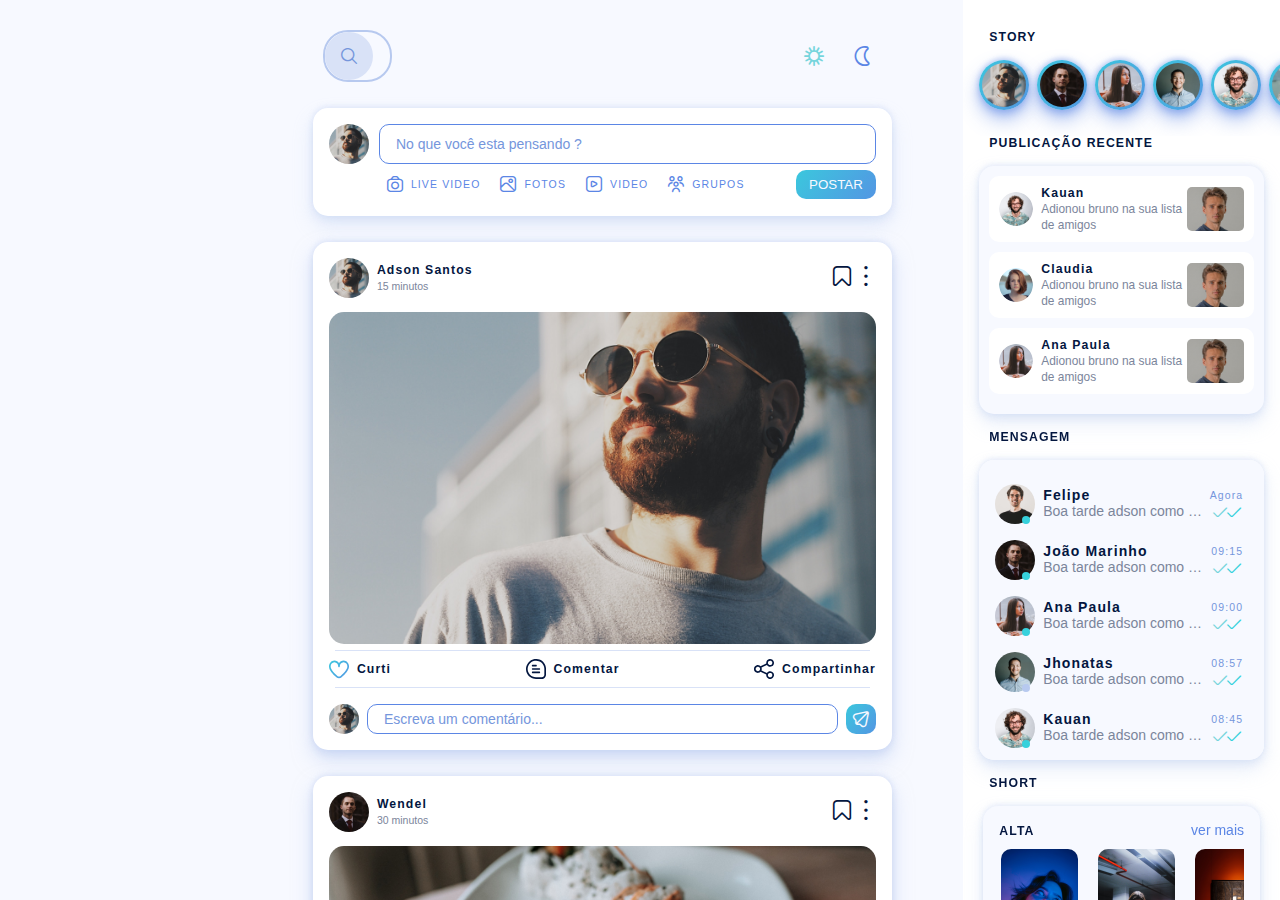
<file: index.html>
<!DOCTYPE html>
<html lang="pt-br">

<head>
  <meta charset="UTF-8">
  <meta http-equiv="X-UA-Compatible" content="IE=edge">
  <meta name="viewport" content="width=device-width, initial-scale=1.0">
  <link href="./css/uicons-regular-rounded.css" rel="stylesheet">
  <link rel="preconnect" href="https://fonts.googleapis.com">
  <link rel="preconnect" href="https://fonts.gstatic.com" crossorigin>
  <link href="https://fonts.googleapis.com/css2?family=Poppins:wght@400;500;600;700&family=Roboto:wght@400;500;700&display=swap" rel="stylesheet">
  <link rel="stylesheet" href="./css/style.css">
  <title>Feed</title>
</head>

<body>
  <!-- page load  -->
  <div class="spinner-bg">
    <div class="spinner"></div>
  </div>

  <div data-home class="container">

    <!-- Sidenav -->
    <div class="sidenav">
      <div class="top">
        <div class="logo">
          <img class="light-logo" src="./img/logo.svg" alt="">
          <img class="dark-logo" src="./img/logo-dark.svg" alt="">
          <p class="f-18 b8">Social rede</p>
        </div>
        <div class="close" id="close-btn">
          <span><i class="fi fi-rr-cross"></i></span>
        </div>
      </div>
      <div class="bg-nav">
        <nav>
          <ul>
            <li><a data-link class="active-sidenav" href="./index.html">
                <i class="fi fi-rr-layout-fluid"></i>
                <h2 class="f-14 c8">Feed</h2>
              </a>
            </li>
            <li><a data-link href="./explorar.html">
                <i class="fi fi-rr-navigation"></i>
                <h2 class="f-14 c8">Explorar</h2>
              </a>
            </li>
            <li><a data-link href="./short.html">
                <i class="fi fi-rr-play-alt"></i>
                <h2 class="f-14 c8">Shorts</h2>
              </a>
            </li>
            <li><a data-link href="./mensagem.html">
                <i class="fi fi-rr-comments"></i>
                <h2 class="f-14 c8">Mensagem</h2>
              </a>
            </li>
            <li><a data-link href="./notificacao.html">
                <i class="fi fi-rr-bell"></i>
                <h2 class="f-14 c8">Notificação</h2>
                <span class="notificação f-12">5</span>
              </a>
            </li>
            <li><a data-link href="./live.html">
                <i class="fi fi-rr-camera"></i>
                <h2 class="f-14 c8">Live</h2>
              </a>
            </li>
            <span class="sep-nav"></span>
            <li><a data-link href="./configuracao.html">
                <i class="fi fi-rr-settings"></i>
                <h2 class="f-14 c8">Configuração</h2>
              </a>
            </li>
            <li><a data-link href="./login.html">
                <i class="fi fi-rr-sign-out-alt"></i>
                <h2 class="f-14 c8">login</h2>
              </a>
            </li>
          </ul>
        </nav>
        <div class="perfil-sidenav">
          <h2 class="f-18 b8">Perfil</h2>
          <div class="bg-perfilnav">
            <img src="./img/perfil-principal.jpg" alt="Perfil Usuario">
            <div>
              <h3 class="f-12 b8">Adson Santos</h3>
              <p class="f-10 c7">on-line</p>
            </div>
            <a data-link href="./perfil.html"><i class="fi fi-rr-caret-down"></i></a>
          </div>
        </div>
      </div>
    </div>


    <!-- Main -->

    <main class="content">

      <div class="pesquisa-bg">
        <div class="pesquisa-cotainer">
          <div class="pesquisa-menu-e-ps">
            <div class="menu">
              <a href="#"><i class="fi fi-rr-menu-burger"></i></a>
            </div>
            <input type="checkbox" id="item-check">
            <div class="search-conversa">
              <label for="item-check"><i class="fi fi-rr-search"></i></label>
              <input type="search" id="search" placeholder="Pesquisar...">
            </div>
          </div>
          <div class="modo-noturno">
            <a class="btn-light" href="#"><i class="fi fi-rr-sun"></i></a>
            <a class="btn-dark" href="#"><i class="fi fi-rr-moon"></i></a>
            <a href="./mensagem.html"><i class="fi fi-rr-comments"></i></a>
          </div>
        </div>
      </div>

      <div class="time-line-bg">
        <div class="time-line">
          <img class="perfil" src="./img/perfil-principal.jpg" alt="Foto perfil linha do tempo">
          <input type="text" id="texto" placeholder="No que você esta pensando ?">
          <div>
            <div>
              <a href="#">
                <i class="fi fi-rr-camera"></i>
                <p class="f-12 b5">Live Video</p>
              </a>
              <a href="#">
                <i class="fi fi-rr-picture"></i>
                <p class="f-12 b5">Fotos</p>
              </a>
              <a href="#">
                <i class="fi fi-rr-play-alt"></i>
                <p class="f-12 b5">Video</p>
              </a>
              <a href="#">
                <i class="fi fi-rr-users-alt"></i>
                <p class="f-12 b5">Grupos</p>
              </a>
            </div>
            <button class="btn-postar">Postar</button>
          </div>
        </div>
      </div>

      <!-- StoryMobile -->
      <div class="story-mobile">
        <ul class="s-mobile">
          <li>
            <a href="#"><img class="perfil" src="./img/story/story10.jpg" alt=""></a>
          </li>
          <li>
            <a href="#"><img class="perfil" src="./img/story/story1.jpg" alt=""></a>
          </li>
          <li>
            <a href="#"><img class="perfil" src="./img/story/story2.jpg" alt=""></a>
          </li>
          <li>
            <a href="#"><img class="perfil" src="./img/story/story3.jpg" alt=""></a>
          </li>
          <li>
            <a href="#"><img class="perfil" src="./img/story/story4.jpg" alt=""></a>
          </li>
          <li>
            <a href="#"><img class="perfil" src="./img/story/story5.jpg" alt=""></a>
          </li>
          <li>
            <a href="#"><img class="perfil" src="./img/story/story6.jpg" alt=""></a>
          </li>
          <li>
            <a href="#"><img class="perfil" src="./img/story/story7.jpg" alt=""></a>
          </li>
          <li>
            <a href="#"><img class="perfil" src="./img/story/story8.jpg" alt=""></a>
          </li>
          <li>
            <a href="#"><img class="perfil" src="./img/story/story9.jpg" alt=""></a>
          </li>
        </ul>
      </div>

      <div class="publicacao-bg">
        <div class="publicacao-top">
          <div class="perfil-publicacao">
            <img class="perfil" src="./img/perfil-principal.jpg" alt="Perfil Publicação">
            <div>
              <h2 class="f-14 b8">Adson Santos</h2>
              <span class="f-12 b8-2">15 minutos</span>
            </div>
          </div>
          <div class="menu-publicacao">
            <a href="#"><i class="fi fi-rr-bookmark"></i></a>
            <a href="#"><i class="fi fi-rr-menu-dots-vertical"></i></a>
          </div>
        </div>
        <div class="foto-postada"><img src="./img/perfil.jpeg" alt="Publicação Foto"></div>
        <span class="sep-publicacao"></span>
        <div>
          <ul class="nav-publicacao">
            <li>
              <a class="btn-p-ative" href="#"><svg width="20" height="20" viewBox="0 0 20 20" fill="none" xmlns="http://www.w3.org/2000/svg">
                  <g clip-path="url(#clip0_41_5452)">
                    <path d="M14.5835 1.59753C13.6451 1.61213 12.7272 1.87408 11.9224 2.35693C11.1177 2.83977 10.4546 3.52642 10.0001 4.34753C9.54566 3.52642 8.88257 2.83977 8.07782 2.35693C7.27308 1.87408 6.35517 1.61213 5.41679 1.59753C3.92091 1.66253 2.51155 2.31691 1.49661 3.41773C0.481677 4.51854 -0.0563308 5.97631 0.000128001 7.47253C0.000128001 11.2617 3.98846 15.4 7.33346 18.2059C8.08031 18.8335 9.02459 19.1776 10.0001 19.1776C10.9757 19.1776 11.9199 18.8335 12.6668 18.2059C16.0118 15.4 20.0001 11.2617 20.0001 7.47253C20.0566 5.97631 19.5186 4.51854 18.5036 3.41773C17.4887 2.31691 16.0793 1.66253 14.5835 1.59753ZM11.596 16.9309C11.1493 17.307 10.5841 17.5133 10.0001 17.5133C9.41616 17.5133 8.85097 17.307 8.40429 16.9309C4.12263 13.3384 1.66679 9.8917 1.66679 7.47253C1.60983 6.41813 1.9721 5.38398 2.6746 4.59562C3.37709 3.80726 4.36282 3.32866 5.41679 3.2642C6.47076 3.32866 7.45649 3.80726 8.15899 4.59562C8.86149 5.38398 9.22376 6.41813 9.16679 7.47253C9.16679 7.69355 9.25459 7.90551 9.41087 8.06179C9.56715 8.21807 9.77911 8.30587 10.0001 8.30587C10.2211 8.30587 10.4331 8.21807 10.5894 8.06179C10.7457 7.90551 10.8335 7.69355 10.8335 7.47253C10.7765 6.41813 11.1388 5.38398 11.8413 4.59562C12.5438 3.80726 13.5295 3.32866 14.5835 3.2642C15.6374 3.32866 16.6232 3.80726 17.3257 4.59562C18.0281 5.38398 18.3904 6.41813 18.3335 7.47253C18.3335 9.8917 15.8776 13.3384 11.596 16.9275V16.9309Z" fill="url(#paint0_linear_41_5452)" />
                  </g>
                  <defs>
                    <linearGradient id="paint0_linear_41_5452" x1="-4.02615" y1="-1.75104" x2="26.5697" y2="24.4928" gradientUnits="userSpaceOnUse">
                      <stop stop-color="#36D1DC" />
                      <stop offset="1" stop-color="#5B86E5" />
                    </linearGradient>
                    <clipPath id="clip0_41_5452">
                      <rect width="20" height="20" fill="white" />
                    </clipPath>
                  </defs>
                </svg>
                <h2 class="f-12 b8">Curti</h2>
              </a>
            </li>
            <li>
              <a href="#"><svg width="20" height="20" viewBox="0 0 20 20" fill="none" xmlns="http://www.w3.org/2000/svg">
                  <g clip-path="url(#clip0_41_5456)">
                    <path d="M20 9.37248C19.8794 7.4225 19.1909 5.55041 18.0193 3.987C16.8477 2.4236 15.2441 1.23723 13.4064 0.574144C11.5687 -0.0889375 9.57705 -0.199741 7.6771 0.255394C5.77715 0.710529 4.05192 1.71171 2.71409 3.1355C1.37627 4.55929 0.484331 6.34345 0.148249 8.26803C-0.187833 10.1926 0.0466277 12.1735 0.822728 13.9664C1.59883 15.7593 2.88264 17.286 4.51589 18.3581C6.14914 19.4302 8.06043 20.001 10.0141 20H15.8333C16.938 19.9989 17.9972 19.5595 18.7784 18.7784C19.5595 17.9972 19.9989 16.938 20 15.8333V9.37248ZM18.3333 15.8333C18.3333 16.4964 18.0699 17.1322 17.6011 17.6011C17.1322 18.0699 16.4963 18.3333 15.8333 18.3333H10.0141C8.83824 18.3328 7.67567 18.0844 6.60221 17.6044C5.52876 17.1244 4.56853 16.4235 3.78413 15.5475C2.99594 14.6719 2.40407 13.6379 2.04821 12.5148C1.69235 11.3917 1.58071 10.2056 1.7208 9.03582C1.94199 7.19077 2.77096 5.4718 4.077 4.14992C5.38304 2.82803 7.09188 1.97841 8.93413 1.73498C9.29349 1.68994 9.65529 1.66712 10.0175 1.66665C11.9595 1.66135 13.8415 2.3399 15.3333 3.58331C16.2046 4.30743 16.9197 5.20094 17.4354 6.20967C17.9511 7.2184 18.2566 8.32135 18.3333 9.45165V15.8333Z" fill="url(#paint0_linear_41_5456)" />
                    <path d="M6.66659 7.50004H9.99992C10.2209 7.50004 10.4329 7.41224 10.5892 7.25596C10.7455 7.09968 10.8333 6.88772 10.8333 6.66671C10.8333 6.44569 10.7455 6.23373 10.5892 6.07745C10.4329 5.92117 10.2209 5.83337 9.99992 5.83337H6.66659C6.44557 5.83337 6.23361 5.92117 6.07733 6.07745C5.92105 6.23373 5.83325 6.44569 5.83325 6.66671C5.83325 6.88772 5.92105 7.09968 6.07733 7.25596C6.23361 7.41224 6.44557 7.50004 6.66659 7.50004Z" fill="url(#paint1_linear_41_5456)" />
                    <path d="M13.3332 9.16663H6.66658C6.44557 9.16663 6.23361 9.25442 6.07733 9.4107C5.92105 9.56698 5.83325 9.77894 5.83325 9.99996C5.83325 10.221 5.92105 10.4329 6.07733 10.5892C6.23361 10.7455 6.44557 10.8333 6.66658 10.8333H13.3332C13.5543 10.8333 13.7662 10.7455 13.9225 10.5892C14.0788 10.4329 14.1666 10.221 14.1666 9.99996C14.1666 9.77894 14.0788 9.56698 13.9225 9.4107C13.7662 9.25442 13.5543 9.16663 13.3332 9.16663Z" fill="url(#paint2_linear_41_5456)" />
                    <path d="M13.3332 12.5H6.66658C6.44557 12.5 6.23361 12.5878 6.07733 12.7441C5.92105 12.9004 5.83325 13.1123 5.83325 13.3333C5.83325 13.5543 5.92105 13.7663 6.07733 13.9226C6.23361 14.0789 6.44557 14.1667 6.66658 14.1667H13.3332C13.5543 14.1667 13.7662 14.0789 13.9225 13.9226C14.0788 13.7663 14.1666 13.5543 14.1666 13.3333C14.1666 13.1123 14.0788 12.9004 13.9225 12.7441C13.7662 12.5878 13.5543 12.5 13.3332 12.5Z" fill="url(#paint3_linear_41_5456)" />
                  </g>
                  <defs>
                    <linearGradient id="paint0_linear_41_5456" x1="-4.02179" y1="-3.83335" x2="29.8583" y2="21.6767" gradientUnits="userSpaceOnUse">
                      <stop stop-color="#36D1DC" />
                      <stop offset="1" stop-color="#5B86E5" />
                    </linearGradient>
                    <linearGradient id="paint1_linear_41_5456" x1="4.8281" y1="5.51591" x2="6.9994" y2="10.4253" gradientUnits="userSpaceOnUse">
                      <stop stop-color="#36D1DC" />
                      <stop offset="1" stop-color="#5B86E5" />
                    </linearGradient>
                    <linearGradient id="paint2_linear_41_5456" x1="4.158" y1="8.84917" x2="5.61315" y2="14.3327" gradientUnits="userSpaceOnUse">
                      <stop stop-color="#36D1DC" />
                      <stop offset="1" stop-color="#5B86E5" />
                    </linearGradient>
                    <linearGradient id="paint3_linear_41_5456" x1="4.158" y1="12.1825" x2="5.61316" y2="17.6661" gradientUnits="userSpaceOnUse">
                      <stop stop-color="#36D1DC" />
                      <stop offset="1" stop-color="#5B86E5" />
                    </linearGradient>
                    <clipPath id="clip0_41_5456">
                      <rect width="20" height="20" fill="white" />
                    </clipPath>
                  </defs>
                </svg>
                <h2 class="f-12 b8 Comentar">Comentar</h2>
              </a>
            </li>
            <li>
              <a href="#"><svg width="20" height="20" viewBox="0 0 20 20" fill="none" xmlns="http://www.w3.org/2000/svg">
                  <g clip-path="url(#clip0_41_5463)">
                    <path d="M16.1107 12.2225C15.4807 12.223 14.8602 12.3768 14.3028 12.6706C13.7455 12.9645 13.268 13.3896 12.9116 13.9091L7.4874 11.46C7.87266 10.5297 7.87416 9.4847 7.49157 8.5533L12.9082 6.09163C13.4365 6.85559 14.221 7.40493 15.1196 7.64C16.0181 7.87507 16.9712 7.7803 17.8058 7.37288C18.6405 6.96546 19.3015 6.27238 19.6689 5.41935C20.0364 4.56632 20.0859 3.60986 19.8085 2.72344C19.5312 1.83702 18.9453 1.07938 18.1572 0.587925C17.3691 0.0964738 16.4309 -0.0962275 15.5129 0.0447755C14.5948 0.185779 13.7577 0.651146 13.1534 1.35646C12.5491 2.06178 12.2176 2.96033 12.2191 3.88913C12.2226 4.10896 12.2449 4.32809 12.2857 4.54413L6.5274 7.1608C5.97435 6.64265 5.28199 6.29733 4.53538 6.16726C3.78877 6.0372 3.02043 6.12806 2.32474 6.42868C1.62906 6.72929 1.03634 7.22658 0.6194 7.85943C0.202459 8.49229 -0.0205423 9.23315 -0.0222074 9.991C-0.0238725 10.7489 0.195871 11.4907 0.610027 12.1254C1.02418 12.7601 1.61471 13.2599 2.30907 13.5636C3.00342 13.8673 3.77136 13.9615 4.51854 13.8347C5.26571 13.708 5.95958 13.3657 6.5149 12.85L12.2882 15.4566C12.2481 15.6725 12.2261 15.8913 12.2224 16.1108C12.2222 16.8801 12.4502 17.6321 12.8775 18.2718C13.3048 18.9115 13.9122 19.4101 14.6229 19.7046C15.3336 19.9991 16.1156 20.0761 16.8701 19.9261C17.6246 19.7761 18.3177 19.4056 18.8616 18.8617C19.4056 18.3177 19.776 17.6247 19.9261 16.8702C20.0761 16.1157 19.999 15.3336 19.7045 14.6229C19.4101 13.9122 18.9115 13.3048 18.2718 12.8776C17.6321 12.4503 16.88 12.2223 16.1107 12.2225V12.2225ZM16.1107 1.66663C16.5503 1.66646 16.9801 1.79667 17.3457 2.04078C17.7113 2.28489 17.9963 2.63194 18.1647 3.03804C18.333 3.44413 18.3771 3.89103 18.2915 4.32221C18.2058 4.75338 17.9942 5.14947 17.6834 5.46038C17.3726 5.77129 16.9766 5.98304 16.5455 6.06886C16.1143 6.15469 15.6674 6.11072 15.2613 5.94253C14.8551 5.77434 14.5079 5.48948 14.2637 5.12397C14.0194 4.75846 13.8891 4.32873 13.8891 3.88913C13.8895 3.29997 14.1237 2.73505 14.5402 2.31837C14.9567 1.90169 15.5216 1.66729 16.1107 1.66663V1.66663ZM3.88907 12.2225C3.44947 12.2226 3.01969 12.0924 2.65409 11.8483C2.28849 11.6042 2.0035 11.2571 1.83515 10.8511C1.66681 10.445 1.62268 9.99806 1.70834 9.56689C1.794 9.13571 2.00561 8.73962 2.3164 8.42871C2.62719 8.11781 3.0232 7.90605 3.45434 7.82023C3.88549 7.73441 4.3324 7.77837 4.73856 7.94656C5.14472 8.11475 5.49187 8.39962 5.73612 8.76512C5.98037 9.13063 6.11074 9.56036 6.11074 9.99996C6.11008 10.5891 5.87582 11.1539 5.45935 11.5705C5.04287 11.9871 4.47817 12.2216 3.88907 12.2225ZM16.1107 18.3333C15.6712 18.3333 15.2415 18.203 14.876 17.9587C14.5105 17.7145 14.2256 17.3674 14.0574 16.9613C13.8892 16.5552 13.8452 16.1083 13.9309 15.6772C14.0167 15.2461 14.2284 14.8501 14.5392 14.5393C14.85 14.2284 15.246 14.0168 15.6772 13.931C16.1083 13.8452 16.5551 13.8893 16.9613 14.0575C17.3674 14.2257 17.7145 14.5106 17.9587 14.876C18.2029 15.2415 18.3332 15.6712 18.3332 16.1108C18.3328 16.7001 18.0985 17.2652 17.6818 17.6819C17.2651 18.0986 16.7 18.3329 16.1107 18.3333V18.3333Z" fill="url(#paint0_linear_41_5463)" />
                  </g>
                  <defs>
                    <linearGradient id="paint0_linear_41_5463" x1="-4.04745" y1="-3.80997" x2="29.8197" y2="21.7426" gradientUnits="userSpaceOnUse">
                      <stop stop-color="#36D1DC" />
                      <stop offset="1" stop-color="#5B86E5" />
                    </linearGradient>
                    <clipPath id="clip0_41_5463">
                      <rect width="20" height="20" fill="white" />
                    </clipPath>
                  </defs>
                </svg>
                <h2 class="f-12 b8">Compartinhar</h2>
              </a>
            </li>
          </ul>
        </div>
        <span class="sep-publicacao"></span>
        <div class="puplicacao-comentar">
          <img class="perfil" src="./img/perfil-principal.jpg" alt="Foto perfil linha do tempo">
          <input type="text" id="texto" placeholder="Escreva um comentário...">
          <button class="btn"><i class="fi fi-rr-paper-plane"></i></button>
        </div>
      </div>

      <div class="publicacao-bg">
        <div class="publicacao-top">
          <div class="perfil-publicacao">
            <img class="perfil" src="./img/story/story1.jpg" alt="Perfil Publicação">
            <div>
              <h2 class="f-14 b8">Wendel</h2>
              <span class="f-12 b8-2">30 minutos</span>
            </div>
          </div>
          <div class="menu-publicacao">
            <a href="#"><i class="fi fi-rr-bookmark"></i></a>
            <a href="#"><i class="fi fi-rr-menu-dots-vertical"></i></a>
          </div>
        </div>
        <div class="foto-postada"><img src="./img/explorar/foto-1.jpg" alt="Publicação Foto"></div>
        <span class="sep-publicacao"></span>
        <div>
          <ul class="nav-publicacao">
            <li>
              <a class="btn-p-ative" href="#"><svg width="20" height="20" viewBox="0 0 20 20" fill="none" xmlns="http://www.w3.org/2000/svg">
                  <g clip-path="url(#clip0_41_5452)">
                    <path d="M14.5835 1.59753C13.6451 1.61213 12.7272 1.87408 11.9224 2.35693C11.1177 2.83977 10.4546 3.52642 10.0001 4.34753C9.54566 3.52642 8.88257 2.83977 8.07782 2.35693C7.27308 1.87408 6.35517 1.61213 5.41679 1.59753C3.92091 1.66253 2.51155 2.31691 1.49661 3.41773C0.481677 4.51854 -0.0563308 5.97631 0.000128001 7.47253C0.000128001 11.2617 3.98846 15.4 7.33346 18.2059C8.08031 18.8335 9.02459 19.1776 10.0001 19.1776C10.9757 19.1776 11.9199 18.8335 12.6668 18.2059C16.0118 15.4 20.0001 11.2617 20.0001 7.47253C20.0566 5.97631 19.5186 4.51854 18.5036 3.41773C17.4887 2.31691 16.0793 1.66253 14.5835 1.59753ZM11.596 16.9309C11.1493 17.307 10.5841 17.5133 10.0001 17.5133C9.41616 17.5133 8.85097 17.307 8.40429 16.9309C4.12263 13.3384 1.66679 9.8917 1.66679 7.47253C1.60983 6.41813 1.9721 5.38398 2.6746 4.59562C3.37709 3.80726 4.36282 3.32866 5.41679 3.2642C6.47076 3.32866 7.45649 3.80726 8.15899 4.59562C8.86149 5.38398 9.22376 6.41813 9.16679 7.47253C9.16679 7.69355 9.25459 7.90551 9.41087 8.06179C9.56715 8.21807 9.77911 8.30587 10.0001 8.30587C10.2211 8.30587 10.4331 8.21807 10.5894 8.06179C10.7457 7.90551 10.8335 7.69355 10.8335 7.47253C10.7765 6.41813 11.1388 5.38398 11.8413 4.59562C12.5438 3.80726 13.5295 3.32866 14.5835 3.2642C15.6374 3.32866 16.6232 3.80726 17.3257 4.59562C18.0281 5.38398 18.3904 6.41813 18.3335 7.47253C18.3335 9.8917 15.8776 13.3384 11.596 16.9275V16.9309Z" fill="url(#paint0_linear_41_5452)" />
                  </g>
                  <defs>
                    <linearGradient id="paint0_linear_41_5452" x1="-4.02615" y1="-1.75104" x2="26.5697" y2="24.4928" gradientUnits="userSpaceOnUse">
                      <stop stop-color="#36D1DC" />
                      <stop offset="1" stop-color="#5B86E5" />
                    </linearGradient>
                    <clipPath id="clip0_41_5452">
                      <rect width="20" height="20" fill="white" />
                    </clipPath>
                  </defs>
                </svg>
                <h2 class="f-12 b8">Curti</h2>
              </a>
            </li>
            <li>
              <a href="#"><svg width="20" height="20" viewBox="0 0 20 20" fill="none" xmlns="http://www.w3.org/2000/svg">
                  <g clip-path="url(#clip0_41_5456)">
                    <path d="M20 9.37248C19.8794 7.4225 19.1909 5.55041 18.0193 3.987C16.8477 2.4236 15.2441 1.23723 13.4064 0.574144C11.5687 -0.0889375 9.57705 -0.199741 7.6771 0.255394C5.77715 0.710529 4.05192 1.71171 2.71409 3.1355C1.37627 4.55929 0.484331 6.34345 0.148249 8.26803C-0.187833 10.1926 0.0466277 12.1735 0.822728 13.9664C1.59883 15.7593 2.88264 17.286 4.51589 18.3581C6.14914 19.4302 8.06043 20.001 10.0141 20H15.8333C16.938 19.9989 17.9972 19.5595 18.7784 18.7784C19.5595 17.9972 19.9989 16.938 20 15.8333V9.37248ZM18.3333 15.8333C18.3333 16.4964 18.0699 17.1322 17.6011 17.6011C17.1322 18.0699 16.4963 18.3333 15.8333 18.3333H10.0141C8.83824 18.3328 7.67567 18.0844 6.60221 17.6044C5.52876 17.1244 4.56853 16.4235 3.78413 15.5475C2.99594 14.6719 2.40407 13.6379 2.04821 12.5148C1.69235 11.3917 1.58071 10.2056 1.7208 9.03582C1.94199 7.19077 2.77096 5.4718 4.077 4.14992C5.38304 2.82803 7.09188 1.97841 8.93413 1.73498C9.29349 1.68994 9.65529 1.66712 10.0175 1.66665C11.9595 1.66135 13.8415 2.3399 15.3333 3.58331C16.2046 4.30743 16.9197 5.20094 17.4354 6.20967C17.9511 7.2184 18.2566 8.32135 18.3333 9.45165V15.8333Z" fill="url(#paint0_linear_41_5456)" />
                    <path d="M6.66659 7.50004H9.99992C10.2209 7.50004 10.4329 7.41224 10.5892 7.25596C10.7455 7.09968 10.8333 6.88772 10.8333 6.66671C10.8333 6.44569 10.7455 6.23373 10.5892 6.07745C10.4329 5.92117 10.2209 5.83337 9.99992 5.83337H6.66659C6.44557 5.83337 6.23361 5.92117 6.07733 6.07745C5.92105 6.23373 5.83325 6.44569 5.83325 6.66671C5.83325 6.88772 5.92105 7.09968 6.07733 7.25596C6.23361 7.41224 6.44557 7.50004 6.66659 7.50004Z" fill="url(#paint1_linear_41_5456)" />
                    <path d="M13.3332 9.16663H6.66658C6.44557 9.16663 6.23361 9.25442 6.07733 9.4107C5.92105 9.56698 5.83325 9.77894 5.83325 9.99996C5.83325 10.221 5.92105 10.4329 6.07733 10.5892C6.23361 10.7455 6.44557 10.8333 6.66658 10.8333H13.3332C13.5543 10.8333 13.7662 10.7455 13.9225 10.5892C14.0788 10.4329 14.1666 10.221 14.1666 9.99996C14.1666 9.77894 14.0788 9.56698 13.9225 9.4107C13.7662 9.25442 13.5543 9.16663 13.3332 9.16663Z" fill="url(#paint2_linear_41_5456)" />
                    <path d="M13.3332 12.5H6.66658C6.44557 12.5 6.23361 12.5878 6.07733 12.7441C5.92105 12.9004 5.83325 13.1123 5.83325 13.3333C5.83325 13.5543 5.92105 13.7663 6.07733 13.9226C6.23361 14.0789 6.44557 14.1667 6.66658 14.1667H13.3332C13.5543 14.1667 13.7662 14.0789 13.9225 13.9226C14.0788 13.7663 14.1666 13.5543 14.1666 13.3333C14.1666 13.1123 14.0788 12.9004 13.9225 12.7441C13.7662 12.5878 13.5543 12.5 13.3332 12.5Z" fill="url(#paint3_linear_41_5456)" />
                  </g>
                  <defs>
                    <linearGradient id="paint0_linear_41_5456" x1="-4.02179" y1="-3.83335" x2="29.8583" y2="21.6767" gradientUnits="userSpaceOnUse">
                      <stop stop-color="#36D1DC" />
                      <stop offset="1" stop-color="#5B86E5" />
                    </linearGradient>
                    <linearGradient id="paint1_linear_41_5456" x1="4.8281" y1="5.51591" x2="6.9994" y2="10.4253" gradientUnits="userSpaceOnUse">
                      <stop stop-color="#36D1DC" />
                      <stop offset="1" stop-color="#5B86E5" />
                    </linearGradient>
                    <linearGradient id="paint2_linear_41_5456" x1="4.158" y1="8.84917" x2="5.61315" y2="14.3327" gradientUnits="userSpaceOnUse">
                      <stop stop-color="#36D1DC" />
                      <stop offset="1" stop-color="#5B86E5" />
                    </linearGradient>
                    <linearGradient id="paint3_linear_41_5456" x1="4.158" y1="12.1825" x2="5.61316" y2="17.6661" gradientUnits="userSpaceOnUse">
                      <stop stop-color="#36D1DC" />
                      <stop offset="1" stop-color="#5B86E5" />
                    </linearGradient>
                    <clipPath id="clip0_41_5456">
                      <rect width="20" height="20" fill="white" />
                    </clipPath>
                  </defs>
                </svg>
                <h2 class="f-12 b8 Comentar">Comentar</h2>
              </a>
            </li>
            <li>
              <a href="#"><svg width="20" height="20" viewBox="0 0 20 20" fill="none" xmlns="http://www.w3.org/2000/svg">
                  <g clip-path="url(#clip0_41_5463)">
                    <path d="M16.1107 12.2225C15.4807 12.223 14.8602 12.3768 14.3028 12.6706C13.7455 12.9645 13.268 13.3896 12.9116 13.9091L7.4874 11.46C7.87266 10.5297 7.87416 9.4847 7.49157 8.5533L12.9082 6.09163C13.4365 6.85559 14.221 7.40493 15.1196 7.64C16.0181 7.87507 16.9712 7.7803 17.8058 7.37288C18.6405 6.96546 19.3015 6.27238 19.6689 5.41935C20.0364 4.56632 20.0859 3.60986 19.8085 2.72344C19.5312 1.83702 18.9453 1.07938 18.1572 0.587925C17.3691 0.0964738 16.4309 -0.0962275 15.5129 0.0447755C14.5948 0.185779 13.7577 0.651146 13.1534 1.35646C12.5491 2.06178 12.2176 2.96033 12.2191 3.88913C12.2226 4.10896 12.2449 4.32809 12.2857 4.54413L6.5274 7.1608C5.97435 6.64265 5.28199 6.29733 4.53538 6.16726C3.78877 6.0372 3.02043 6.12806 2.32474 6.42868C1.62906 6.72929 1.03634 7.22658 0.6194 7.85943C0.202459 8.49229 -0.0205423 9.23315 -0.0222074 9.991C-0.0238725 10.7489 0.195871 11.4907 0.610027 12.1254C1.02418 12.7601 1.61471 13.2599 2.30907 13.5636C3.00342 13.8673 3.77136 13.9615 4.51854 13.8347C5.26571 13.708 5.95958 13.3657 6.5149 12.85L12.2882 15.4566C12.2481 15.6725 12.2261 15.8913 12.2224 16.1108C12.2222 16.8801 12.4502 17.6321 12.8775 18.2718C13.3048 18.9115 13.9122 19.4101 14.6229 19.7046C15.3336 19.9991 16.1156 20.0761 16.8701 19.9261C17.6246 19.7761 18.3177 19.4056 18.8616 18.8617C19.4056 18.3177 19.776 17.6247 19.9261 16.8702C20.0761 16.1157 19.999 15.3336 19.7045 14.6229C19.4101 13.9122 18.9115 13.3048 18.2718 12.8776C17.6321 12.4503 16.88 12.2223 16.1107 12.2225V12.2225ZM16.1107 1.66663C16.5503 1.66646 16.9801 1.79667 17.3457 2.04078C17.7113 2.28489 17.9963 2.63194 18.1647 3.03804C18.333 3.44413 18.3771 3.89103 18.2915 4.32221C18.2058 4.75338 17.9942 5.14947 17.6834 5.46038C17.3726 5.77129 16.9766 5.98304 16.5455 6.06886C16.1143 6.15469 15.6674 6.11072 15.2613 5.94253C14.8551 5.77434 14.5079 5.48948 14.2637 5.12397C14.0194 4.75846 13.8891 4.32873 13.8891 3.88913C13.8895 3.29997 14.1237 2.73505 14.5402 2.31837C14.9567 1.90169 15.5216 1.66729 16.1107 1.66663V1.66663ZM3.88907 12.2225C3.44947 12.2226 3.01969 12.0924 2.65409 11.8483C2.28849 11.6042 2.0035 11.2571 1.83515 10.8511C1.66681 10.445 1.62268 9.99806 1.70834 9.56689C1.794 9.13571 2.00561 8.73962 2.3164 8.42871C2.62719 8.11781 3.0232 7.90605 3.45434 7.82023C3.88549 7.73441 4.3324 7.77837 4.73856 7.94656C5.14472 8.11475 5.49187 8.39962 5.73612 8.76512C5.98037 9.13063 6.11074 9.56036 6.11074 9.99996C6.11008 10.5891 5.87582 11.1539 5.45935 11.5705C5.04287 11.9871 4.47817 12.2216 3.88907 12.2225ZM16.1107 18.3333C15.6712 18.3333 15.2415 18.203 14.876 17.9587C14.5105 17.7145 14.2256 17.3674 14.0574 16.9613C13.8892 16.5552 13.8452 16.1083 13.9309 15.6772C14.0167 15.2461 14.2284 14.8501 14.5392 14.5393C14.85 14.2284 15.246 14.0168 15.6772 13.931C16.1083 13.8452 16.5551 13.8893 16.9613 14.0575C17.3674 14.2257 17.7145 14.5106 17.9587 14.876C18.2029 15.2415 18.3332 15.6712 18.3332 16.1108C18.3328 16.7001 18.0985 17.2652 17.6818 17.6819C17.2651 18.0986 16.7 18.3329 16.1107 18.3333V18.3333Z" fill="url(#paint0_linear_41_5463)" />
                  </g>
                  <defs>
                    <linearGradient id="paint0_linear_41_5463" x1="-4.04745" y1="-3.80997" x2="29.8197" y2="21.7426" gradientUnits="userSpaceOnUse">
                      <stop stop-color="#36D1DC" />
                      <stop offset="1" stop-color="#5B86E5" />
                    </linearGradient>
                    <clipPath id="clip0_41_5463">
                      <rect width="20" height="20" fill="white" />
                    </clipPath>
                  </defs>
                </svg>
                <h2 class="f-12 b8">Compartinhar</h2>
              </a>
            </li>
          </ul>
        </div>
        <span class="sep-publicacao"></span>
        <div class="puplicacao-comentar">
          <img class="perfil" src="./img/perfil-principal.jpg" alt="Foto perfil linha do tempo">
          <input type="text" id="texto" placeholder="Escreva um comentário...">
          <button class="btn"><i class="fi fi-rr-paper-plane"></i></button>
        </div>
      </div>

      <div class="publicacao-bg">
        <div class="publicacao-top">
          <div class="perfil-publicacao">
            <img class="perfil" src="./img/story/story2.jpg" alt="Perfil Publicação">
            <div>
              <h2 class="f-14 b8">Ana Paula</h2>
              <span class="f-12 b8-2">45 minutos</span>
            </div>
          </div>
          <div class="menu-publicacao">
            <a href="#"><i class="fi fi-rr-bookmark"></i></a>
            <a href="#"><i class="fi fi-rr-menu-dots-vertical"></i></a>
          </div>
        </div>
        <div class="foto-postada"><img src="./img/explorar/foto-2.jpg" alt="Publicação Foto"></div>
        <span class="sep-publicacao"></span>
        <div>
          <ul class="nav-publicacao">
            <li>
              <a class="btn-p-ative" href="#"><svg width="20" height="20" viewBox="0 0 20 20" fill="none" xmlns="http://www.w3.org/2000/svg">
                  <g clip-path="url(#clip0_41_5452)">
                    <path d="M14.5835 1.59753C13.6451 1.61213 12.7272 1.87408 11.9224 2.35693C11.1177 2.83977 10.4546 3.52642 10.0001 4.34753C9.54566 3.52642 8.88257 2.83977 8.07782 2.35693C7.27308 1.87408 6.35517 1.61213 5.41679 1.59753C3.92091 1.66253 2.51155 2.31691 1.49661 3.41773C0.481677 4.51854 -0.0563308 5.97631 0.000128001 7.47253C0.000128001 11.2617 3.98846 15.4 7.33346 18.2059C8.08031 18.8335 9.02459 19.1776 10.0001 19.1776C10.9757 19.1776 11.9199 18.8335 12.6668 18.2059C16.0118 15.4 20.0001 11.2617 20.0001 7.47253C20.0566 5.97631 19.5186 4.51854 18.5036 3.41773C17.4887 2.31691 16.0793 1.66253 14.5835 1.59753ZM11.596 16.9309C11.1493 17.307 10.5841 17.5133 10.0001 17.5133C9.41616 17.5133 8.85097 17.307 8.40429 16.9309C4.12263 13.3384 1.66679 9.8917 1.66679 7.47253C1.60983 6.41813 1.9721 5.38398 2.6746 4.59562C3.37709 3.80726 4.36282 3.32866 5.41679 3.2642C6.47076 3.32866 7.45649 3.80726 8.15899 4.59562C8.86149 5.38398 9.22376 6.41813 9.16679 7.47253C9.16679 7.69355 9.25459 7.90551 9.41087 8.06179C9.56715 8.21807 9.77911 8.30587 10.0001 8.30587C10.2211 8.30587 10.4331 8.21807 10.5894 8.06179C10.7457 7.90551 10.8335 7.69355 10.8335 7.47253C10.7765 6.41813 11.1388 5.38398 11.8413 4.59562C12.5438 3.80726 13.5295 3.32866 14.5835 3.2642C15.6374 3.32866 16.6232 3.80726 17.3257 4.59562C18.0281 5.38398 18.3904 6.41813 18.3335 7.47253C18.3335 9.8917 15.8776 13.3384 11.596 16.9275V16.9309Z" fill="url(#paint0_linear_41_5452)" />
                  </g>
                  <defs>
                    <linearGradient id="paint0_linear_41_5452" x1="-4.02615" y1="-1.75104" x2="26.5697" y2="24.4928" gradientUnits="userSpaceOnUse">
                      <stop stop-color="#36D1DC" />
                      <stop offset="1" stop-color="#5B86E5" />
                    </linearGradient>
                    <clipPath id="clip0_41_5452">
                      <rect width="20" height="20" fill="white" />
                    </clipPath>
                  </defs>
                </svg>
                <h2 class="f-12 b8">Curti</h2>
              </a>
            </li>
            <li>
              <a href="#"><svg width="20" height="20" viewBox="0 0 20 20" fill="none" xmlns="http://www.w3.org/2000/svg">
                  <g clip-path="url(#clip0_41_5456)">
                    <path d="M20 9.37248C19.8794 7.4225 19.1909 5.55041 18.0193 3.987C16.8477 2.4236 15.2441 1.23723 13.4064 0.574144C11.5687 -0.0889375 9.57705 -0.199741 7.6771 0.255394C5.77715 0.710529 4.05192 1.71171 2.71409 3.1355C1.37627 4.55929 0.484331 6.34345 0.148249 8.26803C-0.187833 10.1926 0.0466277 12.1735 0.822728 13.9664C1.59883 15.7593 2.88264 17.286 4.51589 18.3581C6.14914 19.4302 8.06043 20.001 10.0141 20H15.8333C16.938 19.9989 17.9972 19.5595 18.7784 18.7784C19.5595 17.9972 19.9989 16.938 20 15.8333V9.37248ZM18.3333 15.8333C18.3333 16.4964 18.0699 17.1322 17.6011 17.6011C17.1322 18.0699 16.4963 18.3333 15.8333 18.3333H10.0141C8.83824 18.3328 7.67567 18.0844 6.60221 17.6044C5.52876 17.1244 4.56853 16.4235 3.78413 15.5475C2.99594 14.6719 2.40407 13.6379 2.04821 12.5148C1.69235 11.3917 1.58071 10.2056 1.7208 9.03582C1.94199 7.19077 2.77096 5.4718 4.077 4.14992C5.38304 2.82803 7.09188 1.97841 8.93413 1.73498C9.29349 1.68994 9.65529 1.66712 10.0175 1.66665C11.9595 1.66135 13.8415 2.3399 15.3333 3.58331C16.2046 4.30743 16.9197 5.20094 17.4354 6.20967C17.9511 7.2184 18.2566 8.32135 18.3333 9.45165V15.8333Z" fill="url(#paint0_linear_41_5456)" />
                    <path d="M6.66659 7.50004H9.99992C10.2209 7.50004 10.4329 7.41224 10.5892 7.25596C10.7455 7.09968 10.8333 6.88772 10.8333 6.66671C10.8333 6.44569 10.7455 6.23373 10.5892 6.07745C10.4329 5.92117 10.2209 5.83337 9.99992 5.83337H6.66659C6.44557 5.83337 6.23361 5.92117 6.07733 6.07745C5.92105 6.23373 5.83325 6.44569 5.83325 6.66671C5.83325 6.88772 5.92105 7.09968 6.07733 7.25596C6.23361 7.41224 6.44557 7.50004 6.66659 7.50004Z" fill="url(#paint1_linear_41_5456)" />
                    <path d="M13.3332 9.16663H6.66658C6.44557 9.16663 6.23361 9.25442 6.07733 9.4107C5.92105 9.56698 5.83325 9.77894 5.83325 9.99996C5.83325 10.221 5.92105 10.4329 6.07733 10.5892C6.23361 10.7455 6.44557 10.8333 6.66658 10.8333H13.3332C13.5543 10.8333 13.7662 10.7455 13.9225 10.5892C14.0788 10.4329 14.1666 10.221 14.1666 9.99996C14.1666 9.77894 14.0788 9.56698 13.9225 9.4107C13.7662 9.25442 13.5543 9.16663 13.3332 9.16663Z" fill="url(#paint2_linear_41_5456)" />
                    <path d="M13.3332 12.5H6.66658C6.44557 12.5 6.23361 12.5878 6.07733 12.7441C5.92105 12.9004 5.83325 13.1123 5.83325 13.3333C5.83325 13.5543 5.92105 13.7663 6.07733 13.9226C6.23361 14.0789 6.44557 14.1667 6.66658 14.1667H13.3332C13.5543 14.1667 13.7662 14.0789 13.9225 13.9226C14.0788 13.7663 14.1666 13.5543 14.1666 13.3333C14.1666 13.1123 14.0788 12.9004 13.9225 12.7441C13.7662 12.5878 13.5543 12.5 13.3332 12.5Z" fill="url(#paint3_linear_41_5456)" />
                  </g>
                  <defs>
                    <linearGradient id="paint0_linear_41_5456" x1="-4.02179" y1="-3.83335" x2="29.8583" y2="21.6767" gradientUnits="userSpaceOnUse">
                      <stop stop-color="#36D1DC" />
                      <stop offset="1" stop-color="#5B86E5" />
                    </linearGradient>
                    <linearGradient id="paint1_linear_41_5456" x1="4.8281" y1="5.51591" x2="6.9994" y2="10.4253" gradientUnits="userSpaceOnUse">
                      <stop stop-color="#36D1DC" />
                      <stop offset="1" stop-color="#5B86E5" />
                    </linearGradient>
                    <linearGradient id="paint2_linear_41_5456" x1="4.158" y1="8.84917" x2="5.61315" y2="14.3327" gradientUnits="userSpaceOnUse">
                      <stop stop-color="#36D1DC" />
                      <stop offset="1" stop-color="#5B86E5" />
                    </linearGradient>
                    <linearGradient id="paint3_linear_41_5456" x1="4.158" y1="12.1825" x2="5.61316" y2="17.6661" gradientUnits="userSpaceOnUse">
                      <stop stop-color="#36D1DC" />
                      <stop offset="1" stop-color="#5B86E5" />
                    </linearGradient>
                    <clipPath id="clip0_41_5456">
                      <rect width="20" height="20" fill="white" />
                    </clipPath>
                  </defs>
                </svg>
                <h2 class="f-12 b8 Comentar">Comentar</h2>
              </a>
            </li>
            <li>
              <a href="#"><svg width="20" height="20" viewBox="0 0 20 20" fill="none" xmlns="http://www.w3.org/2000/svg">
                  <g clip-path="url(#clip0_41_5463)">
                    <path d="M16.1107 12.2225C15.4807 12.223 14.8602 12.3768 14.3028 12.6706C13.7455 12.9645 13.268 13.3896 12.9116 13.9091L7.4874 11.46C7.87266 10.5297 7.87416 9.4847 7.49157 8.5533L12.9082 6.09163C13.4365 6.85559 14.221 7.40493 15.1196 7.64C16.0181 7.87507 16.9712 7.7803 17.8058 7.37288C18.6405 6.96546 19.3015 6.27238 19.6689 5.41935C20.0364 4.56632 20.0859 3.60986 19.8085 2.72344C19.5312 1.83702 18.9453 1.07938 18.1572 0.587925C17.3691 0.0964738 16.4309 -0.0962275 15.5129 0.0447755C14.5948 0.185779 13.7577 0.651146 13.1534 1.35646C12.5491 2.06178 12.2176 2.96033 12.2191 3.88913C12.2226 4.10896 12.2449 4.32809 12.2857 4.54413L6.5274 7.1608C5.97435 6.64265 5.28199 6.29733 4.53538 6.16726C3.78877 6.0372 3.02043 6.12806 2.32474 6.42868C1.62906 6.72929 1.03634 7.22658 0.6194 7.85943C0.202459 8.49229 -0.0205423 9.23315 -0.0222074 9.991C-0.0238725 10.7489 0.195871 11.4907 0.610027 12.1254C1.02418 12.7601 1.61471 13.2599 2.30907 13.5636C3.00342 13.8673 3.77136 13.9615 4.51854 13.8347C5.26571 13.708 5.95958 13.3657 6.5149 12.85L12.2882 15.4566C12.2481 15.6725 12.2261 15.8913 12.2224 16.1108C12.2222 16.8801 12.4502 17.6321 12.8775 18.2718C13.3048 18.9115 13.9122 19.4101 14.6229 19.7046C15.3336 19.9991 16.1156 20.0761 16.8701 19.9261C17.6246 19.7761 18.3177 19.4056 18.8616 18.8617C19.4056 18.3177 19.776 17.6247 19.9261 16.8702C20.0761 16.1157 19.999 15.3336 19.7045 14.6229C19.4101 13.9122 18.9115 13.3048 18.2718 12.8776C17.6321 12.4503 16.88 12.2223 16.1107 12.2225V12.2225ZM16.1107 1.66663C16.5503 1.66646 16.9801 1.79667 17.3457 2.04078C17.7113 2.28489 17.9963 2.63194 18.1647 3.03804C18.333 3.44413 18.3771 3.89103 18.2915 4.32221C18.2058 4.75338 17.9942 5.14947 17.6834 5.46038C17.3726 5.77129 16.9766 5.98304 16.5455 6.06886C16.1143 6.15469 15.6674 6.11072 15.2613 5.94253C14.8551 5.77434 14.5079 5.48948 14.2637 5.12397C14.0194 4.75846 13.8891 4.32873 13.8891 3.88913C13.8895 3.29997 14.1237 2.73505 14.5402 2.31837C14.9567 1.90169 15.5216 1.66729 16.1107 1.66663V1.66663ZM3.88907 12.2225C3.44947 12.2226 3.01969 12.0924 2.65409 11.8483C2.28849 11.6042 2.0035 11.2571 1.83515 10.8511C1.66681 10.445 1.62268 9.99806 1.70834 9.56689C1.794 9.13571 2.00561 8.73962 2.3164 8.42871C2.62719 8.11781 3.0232 7.90605 3.45434 7.82023C3.88549 7.73441 4.3324 7.77837 4.73856 7.94656C5.14472 8.11475 5.49187 8.39962 5.73612 8.76512C5.98037 9.13063 6.11074 9.56036 6.11074 9.99996C6.11008 10.5891 5.87582 11.1539 5.45935 11.5705C5.04287 11.9871 4.47817 12.2216 3.88907 12.2225ZM16.1107 18.3333C15.6712 18.3333 15.2415 18.203 14.876 17.9587C14.5105 17.7145 14.2256 17.3674 14.0574 16.9613C13.8892 16.5552 13.8452 16.1083 13.9309 15.6772C14.0167 15.2461 14.2284 14.8501 14.5392 14.5393C14.85 14.2284 15.246 14.0168 15.6772 13.931C16.1083 13.8452 16.5551 13.8893 16.9613 14.0575C17.3674 14.2257 17.7145 14.5106 17.9587 14.876C18.2029 15.2415 18.3332 15.6712 18.3332 16.1108C18.3328 16.7001 18.0985 17.2652 17.6818 17.6819C17.2651 18.0986 16.7 18.3329 16.1107 18.3333V18.3333Z" fill="url(#paint0_linear_41_5463)" />
                  </g>
                  <defs>
                    <linearGradient id="paint0_linear_41_5463" x1="-4.04745" y1="-3.80997" x2="29.8197" y2="21.7426" gradientUnits="userSpaceOnUse">
                      <stop stop-color="#36D1DC" />
                      <stop offset="1" stop-color="#5B86E5" />
                    </linearGradient>
                    <clipPath id="clip0_41_5463">
                      <rect width="20" height="20" fill="white" />
                    </clipPath>
                  </defs>
                </svg>
                <h2 class="f-12 b8">Compartinhar</h2>
              </a>
            </li>
          </ul>
        </div>
        <span class="sep-publicacao"></span>
        <div class="puplicacao-comentar">
          <img class="perfil" src="./img/perfil-principal.jpg" alt="Foto perfil linha do tempo">
          <input type="text" id="texto" placeholder="Escreva um comentário...">
          <button class="btn"><i class="fi fi-rr-paper-plane"></i></button>
        </div>
      </div>

      <div class="publicacao-bg">
        <div class="publicacao-top">
          <div class="perfil-publicacao">
            <img class="perfil" src="./img/story/story3.jpg" alt="Perfil Publicação">
            <div>
              <h2 class="f-14 b8">Jhonatas</h2>
              <span class="f-12 b8-2">1 hora</span>
            </div>
          </div>
          <div class="menu-publicacao">
            <a href="#"><i class="fi fi-rr-bookmark"></i></a>
            <a href="#"><i class="fi fi-rr-menu-dots-vertical"></i></a>
          </div>
        </div>
        <div class="foto-postada"><img src="./img/explorar/foto-3.jpg" alt="Publicação Foto"></div>
        <span class="sep-publicacao"></span>
        <div>
          <ul class="nav-publicacao">
            <li>
              <a class="btn-p-ative" href="#"><svg width="20" height="20" viewBox="0 0 20 20" fill="none" xmlns="http://www.w3.org/2000/svg">
                  <g clip-path="url(#clip0_41_5452)">
                    <path d="M14.5835 1.59753C13.6451 1.61213 12.7272 1.87408 11.9224 2.35693C11.1177 2.83977 10.4546 3.52642 10.0001 4.34753C9.54566 3.52642 8.88257 2.83977 8.07782 2.35693C7.27308 1.87408 6.35517 1.61213 5.41679 1.59753C3.92091 1.66253 2.51155 2.31691 1.49661 3.41773C0.481677 4.51854 -0.0563308 5.97631 0.000128001 7.47253C0.000128001 11.2617 3.98846 15.4 7.33346 18.2059C8.08031 18.8335 9.02459 19.1776 10.0001 19.1776C10.9757 19.1776 11.9199 18.8335 12.6668 18.2059C16.0118 15.4 20.0001 11.2617 20.0001 7.47253C20.0566 5.97631 19.5186 4.51854 18.5036 3.41773C17.4887 2.31691 16.0793 1.66253 14.5835 1.59753ZM11.596 16.9309C11.1493 17.307 10.5841 17.5133 10.0001 17.5133C9.41616 17.5133 8.85097 17.307 8.40429 16.9309C4.12263 13.3384 1.66679 9.8917 1.66679 7.47253C1.60983 6.41813 1.9721 5.38398 2.6746 4.59562C3.37709 3.80726 4.36282 3.32866 5.41679 3.2642C6.47076 3.32866 7.45649 3.80726 8.15899 4.59562C8.86149 5.38398 9.22376 6.41813 9.16679 7.47253C9.16679 7.69355 9.25459 7.90551 9.41087 8.06179C9.56715 8.21807 9.77911 8.30587 10.0001 8.30587C10.2211 8.30587 10.4331 8.21807 10.5894 8.06179C10.7457 7.90551 10.8335 7.69355 10.8335 7.47253C10.7765 6.41813 11.1388 5.38398 11.8413 4.59562C12.5438 3.80726 13.5295 3.32866 14.5835 3.2642C15.6374 3.32866 16.6232 3.80726 17.3257 4.59562C18.0281 5.38398 18.3904 6.41813 18.3335 7.47253C18.3335 9.8917 15.8776 13.3384 11.596 16.9275V16.9309Z" fill="url(#paint0_linear_41_5452)" />
                  </g>
                  <defs>
                    <linearGradient id="paint0_linear_41_5452" x1="-4.02615" y1="-1.75104" x2="26.5697" y2="24.4928" gradientUnits="userSpaceOnUse">
                      <stop stop-color="#36D1DC" />
                      <stop offset="1" stop-color="#5B86E5" />
                    </linearGradient>
                    <clipPath id="clip0_41_5452">
                      <rect width="20" height="20" fill="white" />
                    </clipPath>
                  </defs>
                </svg>
                <h2 class="f-12 b8">Curti</h2>
              </a>
            </li>
            <li>
              <a href="#"><svg width="20" height="20" viewBox="0 0 20 20" fill="none" xmlns="http://www.w3.org/2000/svg">
                  <g clip-path="url(#clip0_41_5456)">
                    <path d="M20 9.37248C19.8794 7.4225 19.1909 5.55041 18.0193 3.987C16.8477 2.4236 15.2441 1.23723 13.4064 0.574144C11.5687 -0.0889375 9.57705 -0.199741 7.6771 0.255394C5.77715 0.710529 4.05192 1.71171 2.71409 3.1355C1.37627 4.55929 0.484331 6.34345 0.148249 8.26803C-0.187833 10.1926 0.0466277 12.1735 0.822728 13.9664C1.59883 15.7593 2.88264 17.286 4.51589 18.3581C6.14914 19.4302 8.06043 20.001 10.0141 20H15.8333C16.938 19.9989 17.9972 19.5595 18.7784 18.7784C19.5595 17.9972 19.9989 16.938 20 15.8333V9.37248ZM18.3333 15.8333C18.3333 16.4964 18.0699 17.1322 17.6011 17.6011C17.1322 18.0699 16.4963 18.3333 15.8333 18.3333H10.0141C8.83824 18.3328 7.67567 18.0844 6.60221 17.6044C5.52876 17.1244 4.56853 16.4235 3.78413 15.5475C2.99594 14.6719 2.40407 13.6379 2.04821 12.5148C1.69235 11.3917 1.58071 10.2056 1.7208 9.03582C1.94199 7.19077 2.77096 5.4718 4.077 4.14992C5.38304 2.82803 7.09188 1.97841 8.93413 1.73498C9.29349 1.68994 9.65529 1.66712 10.0175 1.66665C11.9595 1.66135 13.8415 2.3399 15.3333 3.58331C16.2046 4.30743 16.9197 5.20094 17.4354 6.20967C17.9511 7.2184 18.2566 8.32135 18.3333 9.45165V15.8333Z" fill="url(#paint0_linear_41_5456)" />
                    <path d="M6.66659 7.50004H9.99992C10.2209 7.50004 10.4329 7.41224 10.5892 7.25596C10.7455 7.09968 10.8333 6.88772 10.8333 6.66671C10.8333 6.44569 10.7455 6.23373 10.5892 6.07745C10.4329 5.92117 10.2209 5.83337 9.99992 5.83337H6.66659C6.44557 5.83337 6.23361 5.92117 6.07733 6.07745C5.92105 6.23373 5.83325 6.44569 5.83325 6.66671C5.83325 6.88772 5.92105 7.09968 6.07733 7.25596C6.23361 7.41224 6.44557 7.50004 6.66659 7.50004Z" fill="url(#paint1_linear_41_5456)" />
                    <path d="M13.3332 9.16663H6.66658C6.44557 9.16663 6.23361 9.25442 6.07733 9.4107C5.92105 9.56698 5.83325 9.77894 5.83325 9.99996C5.83325 10.221 5.92105 10.4329 6.07733 10.5892C6.23361 10.7455 6.44557 10.8333 6.66658 10.8333H13.3332C13.5543 10.8333 13.7662 10.7455 13.9225 10.5892C14.0788 10.4329 14.1666 10.221 14.1666 9.99996C14.1666 9.77894 14.0788 9.56698 13.9225 9.4107C13.7662 9.25442 13.5543 9.16663 13.3332 9.16663Z" fill="url(#paint2_linear_41_5456)" />
                    <path d="M13.3332 12.5H6.66658C6.44557 12.5 6.23361 12.5878 6.07733 12.7441C5.92105 12.9004 5.83325 13.1123 5.83325 13.3333C5.83325 13.5543 5.92105 13.7663 6.07733 13.9226C6.23361 14.0789 6.44557 14.1667 6.66658 14.1667H13.3332C13.5543 14.1667 13.7662 14.0789 13.9225 13.9226C14.0788 13.7663 14.1666 13.5543 14.1666 13.3333C14.1666 13.1123 14.0788 12.9004 13.9225 12.7441C13.7662 12.5878 13.5543 12.5 13.3332 12.5Z" fill="url(#paint3_linear_41_5456)" />
                  </g>
                  <defs>
                    <linearGradient id="paint0_linear_41_5456" x1="-4.02179" y1="-3.83335" x2="29.8583" y2="21.6767" gradientUnits="userSpaceOnUse">
                      <stop stop-color="#36D1DC" />
                      <stop offset="1" stop-color="#5B86E5" />
                    </linearGradient>
                    <linearGradient id="paint1_linear_41_5456" x1="4.8281" y1="5.51591" x2="6.9994" y2="10.4253" gradientUnits="userSpaceOnUse">
                      <stop stop-color="#36D1DC" />
                      <stop offset="1" stop-color="#5B86E5" />
                    </linearGradient>
                    <linearGradient id="paint2_linear_41_5456" x1="4.158" y1="8.84917" x2="5.61315" y2="14.3327" gradientUnits="userSpaceOnUse">
                      <stop stop-color="#36D1DC" />
                      <stop offset="1" stop-color="#5B86E5" />
                    </linearGradient>
                    <linearGradient id="paint3_linear_41_5456" x1="4.158" y1="12.1825" x2="5.61316" y2="17.6661" gradientUnits="userSpaceOnUse">
                      <stop stop-color="#36D1DC" />
                      <stop offset="1" stop-color="#5B86E5" />
                    </linearGradient>
                    <clipPath id="clip0_41_5456">
                      <rect width="20" height="20" fill="white" />
                    </clipPath>
                  </defs>
                </svg>
                <h2 class="f-12 b8 Comentar">Comentar</h2>
              </a>
            </li>
            <li>
              <a href="#"><svg width="20" height="20" viewBox="0 0 20 20" fill="none" xmlns="http://www.w3.org/2000/svg">
                  <g clip-path="url(#clip0_41_5463)">
                    <path d="M16.1107 12.2225C15.4807 12.223 14.8602 12.3768 14.3028 12.6706C13.7455 12.9645 13.268 13.3896 12.9116 13.9091L7.4874 11.46C7.87266 10.5297 7.87416 9.4847 7.49157 8.5533L12.9082 6.09163C13.4365 6.85559 14.221 7.40493 15.1196 7.64C16.0181 7.87507 16.9712 7.7803 17.8058 7.37288C18.6405 6.96546 19.3015 6.27238 19.6689 5.41935C20.0364 4.56632 20.0859 3.60986 19.8085 2.72344C19.5312 1.83702 18.9453 1.07938 18.1572 0.587925C17.3691 0.0964738 16.4309 -0.0962275 15.5129 0.0447755C14.5948 0.185779 13.7577 0.651146 13.1534 1.35646C12.5491 2.06178 12.2176 2.96033 12.2191 3.88913C12.2226 4.10896 12.2449 4.32809 12.2857 4.54413L6.5274 7.1608C5.97435 6.64265 5.28199 6.29733 4.53538 6.16726C3.78877 6.0372 3.02043 6.12806 2.32474 6.42868C1.62906 6.72929 1.03634 7.22658 0.6194 7.85943C0.202459 8.49229 -0.0205423 9.23315 -0.0222074 9.991C-0.0238725 10.7489 0.195871 11.4907 0.610027 12.1254C1.02418 12.7601 1.61471 13.2599 2.30907 13.5636C3.00342 13.8673 3.77136 13.9615 4.51854 13.8347C5.26571 13.708 5.95958 13.3657 6.5149 12.85L12.2882 15.4566C12.2481 15.6725 12.2261 15.8913 12.2224 16.1108C12.2222 16.8801 12.4502 17.6321 12.8775 18.2718C13.3048 18.9115 13.9122 19.4101 14.6229 19.7046C15.3336 19.9991 16.1156 20.0761 16.8701 19.9261C17.6246 19.7761 18.3177 19.4056 18.8616 18.8617C19.4056 18.3177 19.776 17.6247 19.9261 16.8702C20.0761 16.1157 19.999 15.3336 19.7045 14.6229C19.4101 13.9122 18.9115 13.3048 18.2718 12.8776C17.6321 12.4503 16.88 12.2223 16.1107 12.2225V12.2225ZM16.1107 1.66663C16.5503 1.66646 16.9801 1.79667 17.3457 2.04078C17.7113 2.28489 17.9963 2.63194 18.1647 3.03804C18.333 3.44413 18.3771 3.89103 18.2915 4.32221C18.2058 4.75338 17.9942 5.14947 17.6834 5.46038C17.3726 5.77129 16.9766 5.98304 16.5455 6.06886C16.1143 6.15469 15.6674 6.11072 15.2613 5.94253C14.8551 5.77434 14.5079 5.48948 14.2637 5.12397C14.0194 4.75846 13.8891 4.32873 13.8891 3.88913C13.8895 3.29997 14.1237 2.73505 14.5402 2.31837C14.9567 1.90169 15.5216 1.66729 16.1107 1.66663V1.66663ZM3.88907 12.2225C3.44947 12.2226 3.01969 12.0924 2.65409 11.8483C2.28849 11.6042 2.0035 11.2571 1.83515 10.8511C1.66681 10.445 1.62268 9.99806 1.70834 9.56689C1.794 9.13571 2.00561 8.73962 2.3164 8.42871C2.62719 8.11781 3.0232 7.90605 3.45434 7.82023C3.88549 7.73441 4.3324 7.77837 4.73856 7.94656C5.14472 8.11475 5.49187 8.39962 5.73612 8.76512C5.98037 9.13063 6.11074 9.56036 6.11074 9.99996C6.11008 10.5891 5.87582 11.1539 5.45935 11.5705C5.04287 11.9871 4.47817 12.2216 3.88907 12.2225ZM16.1107 18.3333C15.6712 18.3333 15.2415 18.203 14.876 17.9587C14.5105 17.7145 14.2256 17.3674 14.0574 16.9613C13.8892 16.5552 13.8452 16.1083 13.9309 15.6772C14.0167 15.2461 14.2284 14.8501 14.5392 14.5393C14.85 14.2284 15.246 14.0168 15.6772 13.931C16.1083 13.8452 16.5551 13.8893 16.9613 14.0575C17.3674 14.2257 17.7145 14.5106 17.9587 14.876C18.2029 15.2415 18.3332 15.6712 18.3332 16.1108C18.3328 16.7001 18.0985 17.2652 17.6818 17.6819C17.2651 18.0986 16.7 18.3329 16.1107 18.3333V18.3333Z" fill="url(#paint0_linear_41_5463)" />
                  </g>
                  <defs>
                    <linearGradient id="paint0_linear_41_5463" x1="-4.04745" y1="-3.80997" x2="29.8197" y2="21.7426" gradientUnits="userSpaceOnUse">
                      <stop stop-color="#36D1DC" />
                      <stop offset="1" stop-color="#5B86E5" />
                    </linearGradient>
                    <clipPath id="clip0_41_5463">
                      <rect width="20" height="20" fill="white" />
                    </clipPath>
                  </defs>
                </svg>
                <h2 class="f-12 b8">Compartinhar</h2>
              </a>
            </li>
          </ul>
        </div>
        <span class="sep-publicacao"></span>
        <div class="puplicacao-comentar">
          <img class="perfil" src="./img/perfil-principal.jpg" alt="Foto perfil linha do tempo">
          <input type="text" id="texto" placeholder="Escreva um comentário...">
          <button class="btn"><i class="fi fi-rr-paper-plane"></i></button>
        </div>
      </div>

      <div class="publicacao-bg">
        <div class="publicacao-top">
          <div class="perfil-publicacao">
            <img class="perfil" src="./img/story/story4.jpg" alt="Perfil Publicação">
            <div>
              <h2 class="f-14 b8">Kauan</h2>
              <span class="f-12 b8-2">1h e 30 minutos</span>
            </div>
          </div>
          <div class="menu-publicacao">
            <a href="#"><i class="fi fi-rr-bookmark"></i></a>
            <a href="#"><i class="fi fi-rr-menu-dots-vertical"></i></a>
          </div>
        </div>
        <div class="foto-postada"><img src="./img/explorar/foto-4.jpg" alt="Publicação Foto"></div>
        <span class="sep-publicacao"></span>
        <div>
          <ul class="nav-publicacao">
            <li>
              <a class="btn-p-ative" href="#"><svg width="20" height="20" viewBox="0 0 20 20" fill="none" xmlns="http://www.w3.org/2000/svg">
                  <g clip-path="url(#clip0_41_5452)">
                    <path d="M14.5835 1.59753C13.6451 1.61213 12.7272 1.87408 11.9224 2.35693C11.1177 2.83977 10.4546 3.52642 10.0001 4.34753C9.54566 3.52642 8.88257 2.83977 8.07782 2.35693C7.27308 1.87408 6.35517 1.61213 5.41679 1.59753C3.92091 1.66253 2.51155 2.31691 1.49661 3.41773C0.481677 4.51854 -0.0563308 5.97631 0.000128001 7.47253C0.000128001 11.2617 3.98846 15.4 7.33346 18.2059C8.08031 18.8335 9.02459 19.1776 10.0001 19.1776C10.9757 19.1776 11.9199 18.8335 12.6668 18.2059C16.0118 15.4 20.0001 11.2617 20.0001 7.47253C20.0566 5.97631 19.5186 4.51854 18.5036 3.41773C17.4887 2.31691 16.0793 1.66253 14.5835 1.59753ZM11.596 16.9309C11.1493 17.307 10.5841 17.5133 10.0001 17.5133C9.41616 17.5133 8.85097 17.307 8.40429 16.9309C4.12263 13.3384 1.66679 9.8917 1.66679 7.47253C1.60983 6.41813 1.9721 5.38398 2.6746 4.59562C3.37709 3.80726 4.36282 3.32866 5.41679 3.2642C6.47076 3.32866 7.45649 3.80726 8.15899 4.59562C8.86149 5.38398 9.22376 6.41813 9.16679 7.47253C9.16679 7.69355 9.25459 7.90551 9.41087 8.06179C9.56715 8.21807 9.77911 8.30587 10.0001 8.30587C10.2211 8.30587 10.4331 8.21807 10.5894 8.06179C10.7457 7.90551 10.8335 7.69355 10.8335 7.47253C10.7765 6.41813 11.1388 5.38398 11.8413 4.59562C12.5438 3.80726 13.5295 3.32866 14.5835 3.2642C15.6374 3.32866 16.6232 3.80726 17.3257 4.59562C18.0281 5.38398 18.3904 6.41813 18.3335 7.47253C18.3335 9.8917 15.8776 13.3384 11.596 16.9275V16.9309Z" fill="url(#paint0_linear_41_5452)" />
                  </g>
                  <defs>
                    <linearGradient id="paint0_linear_41_5452" x1="-4.02615" y1="-1.75104" x2="26.5697" y2="24.4928" gradientUnits="userSpaceOnUse">
                      <stop stop-color="#36D1DC" />
                      <stop offset="1" stop-color="#5B86E5" />
                    </linearGradient>
                    <clipPath id="clip0_41_5452">
                      <rect width="20" height="20" fill="white" />
                    </clipPath>
                  </defs>
                </svg>
                <h2 class="f-12 b8">Curti</h2>
              </a>
            </li>
            <li>
              <a href="#"><svg width="20" height="20" viewBox="0 0 20 20" fill="none" xmlns="http://www.w3.org/2000/svg">
                  <g clip-path="url(#clip0_41_5456)">
                    <path d="M20 9.37248C19.8794 7.4225 19.1909 5.55041 18.0193 3.987C16.8477 2.4236 15.2441 1.23723 13.4064 0.574144C11.5687 -0.0889375 9.57705 -0.199741 7.6771 0.255394C5.77715 0.710529 4.05192 1.71171 2.71409 3.1355C1.37627 4.55929 0.484331 6.34345 0.148249 8.26803C-0.187833 10.1926 0.0466277 12.1735 0.822728 13.9664C1.59883 15.7593 2.88264 17.286 4.51589 18.3581C6.14914 19.4302 8.06043 20.001 10.0141 20H15.8333C16.938 19.9989 17.9972 19.5595 18.7784 18.7784C19.5595 17.9972 19.9989 16.938 20 15.8333V9.37248ZM18.3333 15.8333C18.3333 16.4964 18.0699 17.1322 17.6011 17.6011C17.1322 18.0699 16.4963 18.3333 15.8333 18.3333H10.0141C8.83824 18.3328 7.67567 18.0844 6.60221 17.6044C5.52876 17.1244 4.56853 16.4235 3.78413 15.5475C2.99594 14.6719 2.40407 13.6379 2.04821 12.5148C1.69235 11.3917 1.58071 10.2056 1.7208 9.03582C1.94199 7.19077 2.77096 5.4718 4.077 4.14992C5.38304 2.82803 7.09188 1.97841 8.93413 1.73498C9.29349 1.68994 9.65529 1.66712 10.0175 1.66665C11.9595 1.66135 13.8415 2.3399 15.3333 3.58331C16.2046 4.30743 16.9197 5.20094 17.4354 6.20967C17.9511 7.2184 18.2566 8.32135 18.3333 9.45165V15.8333Z" fill="url(#paint0_linear_41_5456)" />
                    <path d="M6.66659 7.50004H9.99992C10.2209 7.50004 10.4329 7.41224 10.5892 7.25596C10.7455 7.09968 10.8333 6.88772 10.8333 6.66671C10.8333 6.44569 10.7455 6.23373 10.5892 6.07745C10.4329 5.92117 10.2209 5.83337 9.99992 5.83337H6.66659C6.44557 5.83337 6.23361 5.92117 6.07733 6.07745C5.92105 6.23373 5.83325 6.44569 5.83325 6.66671C5.83325 6.88772 5.92105 7.09968 6.07733 7.25596C6.23361 7.41224 6.44557 7.50004 6.66659 7.50004Z" fill="url(#paint1_linear_41_5456)" />
                    <path d="M13.3332 9.16663H6.66658C6.44557 9.16663 6.23361 9.25442 6.07733 9.4107C5.92105 9.56698 5.83325 9.77894 5.83325 9.99996C5.83325 10.221 5.92105 10.4329 6.07733 10.5892C6.23361 10.7455 6.44557 10.8333 6.66658 10.8333H13.3332C13.5543 10.8333 13.7662 10.7455 13.9225 10.5892C14.0788 10.4329 14.1666 10.221 14.1666 9.99996C14.1666 9.77894 14.0788 9.56698 13.9225 9.4107C13.7662 9.25442 13.5543 9.16663 13.3332 9.16663Z" fill="url(#paint2_linear_41_5456)" />
                    <path d="M13.3332 12.5H6.66658C6.44557 12.5 6.23361 12.5878 6.07733 12.7441C5.92105 12.9004 5.83325 13.1123 5.83325 13.3333C5.83325 13.5543 5.92105 13.7663 6.07733 13.9226C6.23361 14.0789 6.44557 14.1667 6.66658 14.1667H13.3332C13.5543 14.1667 13.7662 14.0789 13.9225 13.9226C14.0788 13.7663 14.1666 13.5543 14.1666 13.3333C14.1666 13.1123 14.0788 12.9004 13.9225 12.7441C13.7662 12.5878 13.5543 12.5 13.3332 12.5Z" fill="url(#paint3_linear_41_5456)" />
                  </g>
                  <defs>
                    <linearGradient id="paint0_linear_41_5456" x1="-4.02179" y1="-3.83335" x2="29.8583" y2="21.6767" gradientUnits="userSpaceOnUse">
                      <stop stop-color="#36D1DC" />
                      <stop offset="1" stop-color="#5B86E5" />
                    </linearGradient>
                    <linearGradient id="paint1_linear_41_5456" x1="4.8281" y1="5.51591" x2="6.9994" y2="10.4253" gradientUnits="userSpaceOnUse">
                      <stop stop-color="#36D1DC" />
                      <stop offset="1" stop-color="#5B86E5" />
                    </linearGradient>
                    <linearGradient id="paint2_linear_41_5456" x1="4.158" y1="8.84917" x2="5.61315" y2="14.3327" gradientUnits="userSpaceOnUse">
                      <stop stop-color="#36D1DC" />
                      <stop offset="1" stop-color="#5B86E5" />
                    </linearGradient>
                    <linearGradient id="paint3_linear_41_5456" x1="4.158" y1="12.1825" x2="5.61316" y2="17.6661" gradientUnits="userSpaceOnUse">
                      <stop stop-color="#36D1DC" />
                      <stop offset="1" stop-color="#5B86E5" />
                    </linearGradient>
                    <clipPath id="clip0_41_5456">
                      <rect width="20" height="20" fill="white" />
                    </clipPath>
                  </defs>
                </svg>
                <h2 class="f-12 b8 Comentar">Comentar</h2>
              </a>
            </li>
            <li>
              <a href="#"><svg width="20" height="20" viewBox="0 0 20 20" fill="none" xmlns="http://www.w3.org/2000/svg">
                  <g clip-path="url(#clip0_41_5463)">
                    <path d="M16.1107 12.2225C15.4807 12.223 14.8602 12.3768 14.3028 12.6706C13.7455 12.9645 13.268 13.3896 12.9116 13.9091L7.4874 11.46C7.87266 10.5297 7.87416 9.4847 7.49157 8.5533L12.9082 6.09163C13.4365 6.85559 14.221 7.40493 15.1196 7.64C16.0181 7.87507 16.9712 7.7803 17.8058 7.37288C18.6405 6.96546 19.3015 6.27238 19.6689 5.41935C20.0364 4.56632 20.0859 3.60986 19.8085 2.72344C19.5312 1.83702 18.9453 1.07938 18.1572 0.587925C17.3691 0.0964738 16.4309 -0.0962275 15.5129 0.0447755C14.5948 0.185779 13.7577 0.651146 13.1534 1.35646C12.5491 2.06178 12.2176 2.96033 12.2191 3.88913C12.2226 4.10896 12.2449 4.32809 12.2857 4.54413L6.5274 7.1608C5.97435 6.64265 5.28199 6.29733 4.53538 6.16726C3.78877 6.0372 3.02043 6.12806 2.32474 6.42868C1.62906 6.72929 1.03634 7.22658 0.6194 7.85943C0.202459 8.49229 -0.0205423 9.23315 -0.0222074 9.991C-0.0238725 10.7489 0.195871 11.4907 0.610027 12.1254C1.02418 12.7601 1.61471 13.2599 2.30907 13.5636C3.00342 13.8673 3.77136 13.9615 4.51854 13.8347C5.26571 13.708 5.95958 13.3657 6.5149 12.85L12.2882 15.4566C12.2481 15.6725 12.2261 15.8913 12.2224 16.1108C12.2222 16.8801 12.4502 17.6321 12.8775 18.2718C13.3048 18.9115 13.9122 19.4101 14.6229 19.7046C15.3336 19.9991 16.1156 20.0761 16.8701 19.9261C17.6246 19.7761 18.3177 19.4056 18.8616 18.8617C19.4056 18.3177 19.776 17.6247 19.9261 16.8702C20.0761 16.1157 19.999 15.3336 19.7045 14.6229C19.4101 13.9122 18.9115 13.3048 18.2718 12.8776C17.6321 12.4503 16.88 12.2223 16.1107 12.2225V12.2225ZM16.1107 1.66663C16.5503 1.66646 16.9801 1.79667 17.3457 2.04078C17.7113 2.28489 17.9963 2.63194 18.1647 3.03804C18.333 3.44413 18.3771 3.89103 18.2915 4.32221C18.2058 4.75338 17.9942 5.14947 17.6834 5.46038C17.3726 5.77129 16.9766 5.98304 16.5455 6.06886C16.1143 6.15469 15.6674 6.11072 15.2613 5.94253C14.8551 5.77434 14.5079 5.48948 14.2637 5.12397C14.0194 4.75846 13.8891 4.32873 13.8891 3.88913C13.8895 3.29997 14.1237 2.73505 14.5402 2.31837C14.9567 1.90169 15.5216 1.66729 16.1107 1.66663V1.66663ZM3.88907 12.2225C3.44947 12.2226 3.01969 12.0924 2.65409 11.8483C2.28849 11.6042 2.0035 11.2571 1.83515 10.8511C1.66681 10.445 1.62268 9.99806 1.70834 9.56689C1.794 9.13571 2.00561 8.73962 2.3164 8.42871C2.62719 8.11781 3.0232 7.90605 3.45434 7.82023C3.88549 7.73441 4.3324 7.77837 4.73856 7.94656C5.14472 8.11475 5.49187 8.39962 5.73612 8.76512C5.98037 9.13063 6.11074 9.56036 6.11074 9.99996C6.11008 10.5891 5.87582 11.1539 5.45935 11.5705C5.04287 11.9871 4.47817 12.2216 3.88907 12.2225ZM16.1107 18.3333C15.6712 18.3333 15.2415 18.203 14.876 17.9587C14.5105 17.7145 14.2256 17.3674 14.0574 16.9613C13.8892 16.5552 13.8452 16.1083 13.9309 15.6772C14.0167 15.2461 14.2284 14.8501 14.5392 14.5393C14.85 14.2284 15.246 14.0168 15.6772 13.931C16.1083 13.8452 16.5551 13.8893 16.9613 14.0575C17.3674 14.2257 17.7145 14.5106 17.9587 14.876C18.2029 15.2415 18.3332 15.6712 18.3332 16.1108C18.3328 16.7001 18.0985 17.2652 17.6818 17.6819C17.2651 18.0986 16.7 18.3329 16.1107 18.3333V18.3333Z" fill="url(#paint0_linear_41_5463)" />
                  </g>
                  <defs>
                    <linearGradient id="paint0_linear_41_5463" x1="-4.04745" y1="-3.80997" x2="29.8197" y2="21.7426" gradientUnits="userSpaceOnUse">
                      <stop stop-color="#36D1DC" />
                      <stop offset="1" stop-color="#5B86E5" />
                    </linearGradient>
                    <clipPath id="clip0_41_5463">
                      <rect width="20" height="20" fill="white" />
                    </clipPath>
                  </defs>
                </svg>
                <h2 class="f-12 b8">Compartinhar</h2>
              </a>
            </li>
          </ul>
        </div>
        <span class="sep-publicacao"></span>
        <div class="puplicacao-comentar">
          <img class="perfil" src="./img/perfil-principal.jpg" alt="Foto perfil linha do tempo">
          <input type="text" id="texto" placeholder="Escreva um comentário...">
          <button class="btn"><i class="fi fi-rr-paper-plane"></i></button>
        </div>
      </div>

      <div class="publicacao-bg">
        <div class="publicacao-top">
          <div class="perfil-publicacao">
            <img class="perfil" src="./img/story/story5.jpg" alt="Perfil Publicação">
            <div>
              <h2 class="f-14 b8">Andresa</h2>
              <span class="f-12 b8-2">2 horas</span>
            </div>
          </div>
          <div class="menu-publicacao">
            <a href="#"><i class="fi fi-rr-bookmark"></i></a>
            <a href="#"><i class="fi fi-rr-menu-dots-vertical"></i></a>
          </div>
        </div>
        <div class="foto-postada"><img src="./img/explorar/foto-6.jpg" alt="Publicação Foto"></div>
        <span class="sep-publicacao"></span>
        <div>
          <ul class="nav-publicacao">
            <li>
              <a class="btn-p-ative" href="#"><svg width="20" height="20" viewBox="0 0 20 20" fill="none" xmlns="http://www.w3.org/2000/svg">
                  <g clip-path="url(#clip0_41_5452)">
                    <path d="M14.5835 1.59753C13.6451 1.61213 12.7272 1.87408 11.9224 2.35693C11.1177 2.83977 10.4546 3.52642 10.0001 4.34753C9.54566 3.52642 8.88257 2.83977 8.07782 2.35693C7.27308 1.87408 6.35517 1.61213 5.41679 1.59753C3.92091 1.66253 2.51155 2.31691 1.49661 3.41773C0.481677 4.51854 -0.0563308 5.97631 0.000128001 7.47253C0.000128001 11.2617 3.98846 15.4 7.33346 18.2059C8.08031 18.8335 9.02459 19.1776 10.0001 19.1776C10.9757 19.1776 11.9199 18.8335 12.6668 18.2059C16.0118 15.4 20.0001 11.2617 20.0001 7.47253C20.0566 5.97631 19.5186 4.51854 18.5036 3.41773C17.4887 2.31691 16.0793 1.66253 14.5835 1.59753ZM11.596 16.9309C11.1493 17.307 10.5841 17.5133 10.0001 17.5133C9.41616 17.5133 8.85097 17.307 8.40429 16.9309C4.12263 13.3384 1.66679 9.8917 1.66679 7.47253C1.60983 6.41813 1.9721 5.38398 2.6746 4.59562C3.37709 3.80726 4.36282 3.32866 5.41679 3.2642C6.47076 3.32866 7.45649 3.80726 8.15899 4.59562C8.86149 5.38398 9.22376 6.41813 9.16679 7.47253C9.16679 7.69355 9.25459 7.90551 9.41087 8.06179C9.56715 8.21807 9.77911 8.30587 10.0001 8.30587C10.2211 8.30587 10.4331 8.21807 10.5894 8.06179C10.7457 7.90551 10.8335 7.69355 10.8335 7.47253C10.7765 6.41813 11.1388 5.38398 11.8413 4.59562C12.5438 3.80726 13.5295 3.32866 14.5835 3.2642C15.6374 3.32866 16.6232 3.80726 17.3257 4.59562C18.0281 5.38398 18.3904 6.41813 18.3335 7.47253C18.3335 9.8917 15.8776 13.3384 11.596 16.9275V16.9309Z" fill="url(#paint0_linear_41_5452)" />
                  </g>
                  <defs>
                    <linearGradient id="paint0_linear_41_5452" x1="-4.02615" y1="-1.75104" x2="26.5697" y2="24.4928" gradientUnits="userSpaceOnUse">
                      <stop stop-color="#36D1DC" />
                      <stop offset="1" stop-color="#5B86E5" />
                    </linearGradient>
                    <clipPath id="clip0_41_5452">
                      <rect width="20" height="20" fill="white" />
                    </clipPath>
                  </defs>
                </svg>
                <h2 class="f-12 b8">Curti</h2>
              </a>
            </li>
            <li>
              <a href="#"><svg width="20" height="20" viewBox="0 0 20 20" fill="none" xmlns="http://www.w3.org/2000/svg">
                  <g clip-path="url(#clip0_41_5456)">
                    <path d="M20 9.37248C19.8794 7.4225 19.1909 5.55041 18.0193 3.987C16.8477 2.4236 15.2441 1.23723 13.4064 0.574144C11.5687 -0.0889375 9.57705 -0.199741 7.6771 0.255394C5.77715 0.710529 4.05192 1.71171 2.71409 3.1355C1.37627 4.55929 0.484331 6.34345 0.148249 8.26803C-0.187833 10.1926 0.0466277 12.1735 0.822728 13.9664C1.59883 15.7593 2.88264 17.286 4.51589 18.3581C6.14914 19.4302 8.06043 20.001 10.0141 20H15.8333C16.938 19.9989 17.9972 19.5595 18.7784 18.7784C19.5595 17.9972 19.9989 16.938 20 15.8333V9.37248ZM18.3333 15.8333C18.3333 16.4964 18.0699 17.1322 17.6011 17.6011C17.1322 18.0699 16.4963 18.3333 15.8333 18.3333H10.0141C8.83824 18.3328 7.67567 18.0844 6.60221 17.6044C5.52876 17.1244 4.56853 16.4235 3.78413 15.5475C2.99594 14.6719 2.40407 13.6379 2.04821 12.5148C1.69235 11.3917 1.58071 10.2056 1.7208 9.03582C1.94199 7.19077 2.77096 5.4718 4.077 4.14992C5.38304 2.82803 7.09188 1.97841 8.93413 1.73498C9.29349 1.68994 9.65529 1.66712 10.0175 1.66665C11.9595 1.66135 13.8415 2.3399 15.3333 3.58331C16.2046 4.30743 16.9197 5.20094 17.4354 6.20967C17.9511 7.2184 18.2566 8.32135 18.3333 9.45165V15.8333Z" fill="url(#paint0_linear_41_5456)" />
                    <path d="M6.66659 7.50004H9.99992C10.2209 7.50004 10.4329 7.41224 10.5892 7.25596C10.7455 7.09968 10.8333 6.88772 10.8333 6.66671C10.8333 6.44569 10.7455 6.23373 10.5892 6.07745C10.4329 5.92117 10.2209 5.83337 9.99992 5.83337H6.66659C6.44557 5.83337 6.23361 5.92117 6.07733 6.07745C5.92105 6.23373 5.83325 6.44569 5.83325 6.66671C5.83325 6.88772 5.92105 7.09968 6.07733 7.25596C6.23361 7.41224 6.44557 7.50004 6.66659 7.50004Z" fill="url(#paint1_linear_41_5456)" />
                    <path d="M13.3332 9.16663H6.66658C6.44557 9.16663 6.23361 9.25442 6.07733 9.4107C5.92105 9.56698 5.83325 9.77894 5.83325 9.99996C5.83325 10.221 5.92105 10.4329 6.07733 10.5892C6.23361 10.7455 6.44557 10.8333 6.66658 10.8333H13.3332C13.5543 10.8333 13.7662 10.7455 13.9225 10.5892C14.0788 10.4329 14.1666 10.221 14.1666 9.99996C14.1666 9.77894 14.0788 9.56698 13.9225 9.4107C13.7662 9.25442 13.5543 9.16663 13.3332 9.16663Z" fill="url(#paint2_linear_41_5456)" />
                    <path d="M13.3332 12.5H6.66658C6.44557 12.5 6.23361 12.5878 6.07733 12.7441C5.92105 12.9004 5.83325 13.1123 5.83325 13.3333C5.83325 13.5543 5.92105 13.7663 6.07733 13.9226C6.23361 14.0789 6.44557 14.1667 6.66658 14.1667H13.3332C13.5543 14.1667 13.7662 14.0789 13.9225 13.9226C14.0788 13.7663 14.1666 13.5543 14.1666 13.3333C14.1666 13.1123 14.0788 12.9004 13.9225 12.7441C13.7662 12.5878 13.5543 12.5 13.3332 12.5Z" fill="url(#paint3_linear_41_5456)" />
                  </g>
                  <defs>
                    <linearGradient id="paint0_linear_41_5456" x1="-4.02179" y1="-3.83335" x2="29.8583" y2="21.6767" gradientUnits="userSpaceOnUse">
                      <stop stop-color="#36D1DC" />
                      <stop offset="1" stop-color="#5B86E5" />
                    </linearGradient>
                    <linearGradient id="paint1_linear_41_5456" x1="4.8281" y1="5.51591" x2="6.9994" y2="10.4253" gradientUnits="userSpaceOnUse">
                      <stop stop-color="#36D1DC" />
                      <stop offset="1" stop-color="#5B86E5" />
                    </linearGradient>
                    <linearGradient id="paint2_linear_41_5456" x1="4.158" y1="8.84917" x2="5.61315" y2="14.3327" gradientUnits="userSpaceOnUse">
                      <stop stop-color="#36D1DC" />
                      <stop offset="1" stop-color="#5B86E5" />
                    </linearGradient>
                    <linearGradient id="paint3_linear_41_5456" x1="4.158" y1="12.1825" x2="5.61316" y2="17.6661" gradientUnits="userSpaceOnUse">
                      <stop stop-color="#36D1DC" />
                      <stop offset="1" stop-color="#5B86E5" />
                    </linearGradient>
                    <clipPath id="clip0_41_5456">
                      <rect width="20" height="20" fill="white" />
                    </clipPath>
                  </defs>
                </svg>
                <h2 class="f-12 b8 Comentar">Comentar</h2>
              </a>
            </li>
            <li>
              <a href="#"><svg width="20" height="20" viewBox="0 0 20 20" fill="none" xmlns="http://www.w3.org/2000/svg">
                  <g clip-path="url(#clip0_41_5463)">
                    <path d="M16.1107 12.2225C15.4807 12.223 14.8602 12.3768 14.3028 12.6706C13.7455 12.9645 13.268 13.3896 12.9116 13.9091L7.4874 11.46C7.87266 10.5297 7.87416 9.4847 7.49157 8.5533L12.9082 6.09163C13.4365 6.85559 14.221 7.40493 15.1196 7.64C16.0181 7.87507 16.9712 7.7803 17.8058 7.37288C18.6405 6.96546 19.3015 6.27238 19.6689 5.41935C20.0364 4.56632 20.0859 3.60986 19.8085 2.72344C19.5312 1.83702 18.9453 1.07938 18.1572 0.587925C17.3691 0.0964738 16.4309 -0.0962275 15.5129 0.0447755C14.5948 0.185779 13.7577 0.651146 13.1534 1.35646C12.5491 2.06178 12.2176 2.96033 12.2191 3.88913C12.2226 4.10896 12.2449 4.32809 12.2857 4.54413L6.5274 7.1608C5.97435 6.64265 5.28199 6.29733 4.53538 6.16726C3.78877 6.0372 3.02043 6.12806 2.32474 6.42868C1.62906 6.72929 1.03634 7.22658 0.6194 7.85943C0.202459 8.49229 -0.0205423 9.23315 -0.0222074 9.991C-0.0238725 10.7489 0.195871 11.4907 0.610027 12.1254C1.02418 12.7601 1.61471 13.2599 2.30907 13.5636C3.00342 13.8673 3.77136 13.9615 4.51854 13.8347C5.26571 13.708 5.95958 13.3657 6.5149 12.85L12.2882 15.4566C12.2481 15.6725 12.2261 15.8913 12.2224 16.1108C12.2222 16.8801 12.4502 17.6321 12.8775 18.2718C13.3048 18.9115 13.9122 19.4101 14.6229 19.7046C15.3336 19.9991 16.1156 20.0761 16.8701 19.9261C17.6246 19.7761 18.3177 19.4056 18.8616 18.8617C19.4056 18.3177 19.776 17.6247 19.9261 16.8702C20.0761 16.1157 19.999 15.3336 19.7045 14.6229C19.4101 13.9122 18.9115 13.3048 18.2718 12.8776C17.6321 12.4503 16.88 12.2223 16.1107 12.2225V12.2225ZM16.1107 1.66663C16.5503 1.66646 16.9801 1.79667 17.3457 2.04078C17.7113 2.28489 17.9963 2.63194 18.1647 3.03804C18.333 3.44413 18.3771 3.89103 18.2915 4.32221C18.2058 4.75338 17.9942 5.14947 17.6834 5.46038C17.3726 5.77129 16.9766 5.98304 16.5455 6.06886C16.1143 6.15469 15.6674 6.11072 15.2613 5.94253C14.8551 5.77434 14.5079 5.48948 14.2637 5.12397C14.0194 4.75846 13.8891 4.32873 13.8891 3.88913C13.8895 3.29997 14.1237 2.73505 14.5402 2.31837C14.9567 1.90169 15.5216 1.66729 16.1107 1.66663V1.66663ZM3.88907 12.2225C3.44947 12.2226 3.01969 12.0924 2.65409 11.8483C2.28849 11.6042 2.0035 11.2571 1.83515 10.8511C1.66681 10.445 1.62268 9.99806 1.70834 9.56689C1.794 9.13571 2.00561 8.73962 2.3164 8.42871C2.62719 8.11781 3.0232 7.90605 3.45434 7.82023C3.88549 7.73441 4.3324 7.77837 4.73856 7.94656C5.14472 8.11475 5.49187 8.39962 5.73612 8.76512C5.98037 9.13063 6.11074 9.56036 6.11074 9.99996C6.11008 10.5891 5.87582 11.1539 5.45935 11.5705C5.04287 11.9871 4.47817 12.2216 3.88907 12.2225ZM16.1107 18.3333C15.6712 18.3333 15.2415 18.203 14.876 17.9587C14.5105 17.7145 14.2256 17.3674 14.0574 16.9613C13.8892 16.5552 13.8452 16.1083 13.9309 15.6772C14.0167 15.2461 14.2284 14.8501 14.5392 14.5393C14.85 14.2284 15.246 14.0168 15.6772 13.931C16.1083 13.8452 16.5551 13.8893 16.9613 14.0575C17.3674 14.2257 17.7145 14.5106 17.9587 14.876C18.2029 15.2415 18.3332 15.6712 18.3332 16.1108C18.3328 16.7001 18.0985 17.2652 17.6818 17.6819C17.2651 18.0986 16.7 18.3329 16.1107 18.3333V18.3333Z" fill="url(#paint0_linear_41_5463)" />
                  </g>
                  <defs>
                    <linearGradient id="paint0_linear_41_5463" x1="-4.04745" y1="-3.80997" x2="29.8197" y2="21.7426" gradientUnits="userSpaceOnUse">
                      <stop stop-color="#36D1DC" />
                      <stop offset="1" stop-color="#5B86E5" />
                    </linearGradient>
                    <clipPath id="clip0_41_5463">
                      <rect width="20" height="20" fill="white" />
                    </clipPath>
                  </defs>
                </svg>
                <h2 class="f-12 b8">Compartinhar</h2>
              </a>
            </li>
          </ul>
        </div>
        <span class="sep-publicacao"></span>
        <div class="puplicacao-comentar">
          <img class="perfil" src="./img/perfil-principal.jpg" alt="Foto perfil linha do tempo">
          <input type="text" id="texto" placeholder="Escreva um comentário...">
          <button class="btn"><i class="fi fi-rr-paper-plane"></i></button>
        </div>
      </div>

      <div class="publicacao-bg">
        <div class="publicacao-top">
          <div class="perfil-publicacao">
            <img class="perfil" src="./img/story/story6.jpg" alt="Perfil Publicação">
            <div>
              <h2 class="f-14 b8">Claudia</h2>
              <span class="f-12 b8-2">4 horas</span>
            </div>
          </div>
          <div class="menu-publicacao">
            <a href="#"><i class="fi fi-rr-bookmark"></i></a>
            <a href="#"><i class="fi fi-rr-menu-dots-vertical"></i></a>
          </div>
        </div>
        <div class="foto-postada"><img src="./img/explorar/foto-7.jpg" alt="Publicação Foto"></div>
        <span class="sep-publicacao"></span>
        <div>
          <ul class="nav-publicacao">
            <li>
              <a class="btn-p-ative" href="#"><svg width="20" height="20" viewBox="0 0 20 20" fill="none" xmlns="http://www.w3.org/2000/svg">
                  <g clip-path="url(#clip0_41_5452)">
                    <path d="M14.5835 1.59753C13.6451 1.61213 12.7272 1.87408 11.9224 2.35693C11.1177 2.83977 10.4546 3.52642 10.0001 4.34753C9.54566 3.52642 8.88257 2.83977 8.07782 2.35693C7.27308 1.87408 6.35517 1.61213 5.41679 1.59753C3.92091 1.66253 2.51155 2.31691 1.49661 3.41773C0.481677 4.51854 -0.0563308 5.97631 0.000128001 7.47253C0.000128001 11.2617 3.98846 15.4 7.33346 18.2059C8.08031 18.8335 9.02459 19.1776 10.0001 19.1776C10.9757 19.1776 11.9199 18.8335 12.6668 18.2059C16.0118 15.4 20.0001 11.2617 20.0001 7.47253C20.0566 5.97631 19.5186 4.51854 18.5036 3.41773C17.4887 2.31691 16.0793 1.66253 14.5835 1.59753ZM11.596 16.9309C11.1493 17.307 10.5841 17.5133 10.0001 17.5133C9.41616 17.5133 8.85097 17.307 8.40429 16.9309C4.12263 13.3384 1.66679 9.8917 1.66679 7.47253C1.60983 6.41813 1.9721 5.38398 2.6746 4.59562C3.37709 3.80726 4.36282 3.32866 5.41679 3.2642C6.47076 3.32866 7.45649 3.80726 8.15899 4.59562C8.86149 5.38398 9.22376 6.41813 9.16679 7.47253C9.16679 7.69355 9.25459 7.90551 9.41087 8.06179C9.56715 8.21807 9.77911 8.30587 10.0001 8.30587C10.2211 8.30587 10.4331 8.21807 10.5894 8.06179C10.7457 7.90551 10.8335 7.69355 10.8335 7.47253C10.7765 6.41813 11.1388 5.38398 11.8413 4.59562C12.5438 3.80726 13.5295 3.32866 14.5835 3.2642C15.6374 3.32866 16.6232 3.80726 17.3257 4.59562C18.0281 5.38398 18.3904 6.41813 18.3335 7.47253C18.3335 9.8917 15.8776 13.3384 11.596 16.9275V16.9309Z" fill="url(#paint0_linear_41_5452)" />
                  </g>
                  <defs>
                    <linearGradient id="paint0_linear_41_5452" x1="-4.02615" y1="-1.75104" x2="26.5697" y2="24.4928" gradientUnits="userSpaceOnUse">
                      <stop stop-color="#36D1DC" />
                      <stop offset="1" stop-color="#5B86E5" />
                    </linearGradient>
                    <clipPath id="clip0_41_5452">
                      <rect width="20" height="20" fill="white" />
                    </clipPath>
                  </defs>
                </svg>
                <h2 class="f-12 b8">Curti</h2>
              </a>
            </li>
            <li>
              <a href="#"><svg width="20" height="20" viewBox="0 0 20 20" fill="none" xmlns="http://www.w3.org/2000/svg">
                  <g clip-path="url(#clip0_41_5456)">
                    <path d="M20 9.37248C19.8794 7.4225 19.1909 5.55041 18.0193 3.987C16.8477 2.4236 15.2441 1.23723 13.4064 0.574144C11.5687 -0.0889375 9.57705 -0.199741 7.6771 0.255394C5.77715 0.710529 4.05192 1.71171 2.71409 3.1355C1.37627 4.55929 0.484331 6.34345 0.148249 8.26803C-0.187833 10.1926 0.0466277 12.1735 0.822728 13.9664C1.59883 15.7593 2.88264 17.286 4.51589 18.3581C6.14914 19.4302 8.06043 20.001 10.0141 20H15.8333C16.938 19.9989 17.9972 19.5595 18.7784 18.7784C19.5595 17.9972 19.9989 16.938 20 15.8333V9.37248ZM18.3333 15.8333C18.3333 16.4964 18.0699 17.1322 17.6011 17.6011C17.1322 18.0699 16.4963 18.3333 15.8333 18.3333H10.0141C8.83824 18.3328 7.67567 18.0844 6.60221 17.6044C5.52876 17.1244 4.56853 16.4235 3.78413 15.5475C2.99594 14.6719 2.40407 13.6379 2.04821 12.5148C1.69235 11.3917 1.58071 10.2056 1.7208 9.03582C1.94199 7.19077 2.77096 5.4718 4.077 4.14992C5.38304 2.82803 7.09188 1.97841 8.93413 1.73498C9.29349 1.68994 9.65529 1.66712 10.0175 1.66665C11.9595 1.66135 13.8415 2.3399 15.3333 3.58331C16.2046 4.30743 16.9197 5.20094 17.4354 6.20967C17.9511 7.2184 18.2566 8.32135 18.3333 9.45165V15.8333Z" fill="url(#paint0_linear_41_5456)" />
                    <path d="M6.66659 7.50004H9.99992C10.2209 7.50004 10.4329 7.41224 10.5892 7.25596C10.7455 7.09968 10.8333 6.88772 10.8333 6.66671C10.8333 6.44569 10.7455 6.23373 10.5892 6.07745C10.4329 5.92117 10.2209 5.83337 9.99992 5.83337H6.66659C6.44557 5.83337 6.23361 5.92117 6.07733 6.07745C5.92105 6.23373 5.83325 6.44569 5.83325 6.66671C5.83325 6.88772 5.92105 7.09968 6.07733 7.25596C6.23361 7.41224 6.44557 7.50004 6.66659 7.50004Z" fill="url(#paint1_linear_41_5456)" />
                    <path d="M13.3332 9.16663H6.66658C6.44557 9.16663 6.23361 9.25442 6.07733 9.4107C5.92105 9.56698 5.83325 9.77894 5.83325 9.99996C5.83325 10.221 5.92105 10.4329 6.07733 10.5892C6.23361 10.7455 6.44557 10.8333 6.66658 10.8333H13.3332C13.5543 10.8333 13.7662 10.7455 13.9225 10.5892C14.0788 10.4329 14.1666 10.221 14.1666 9.99996C14.1666 9.77894 14.0788 9.56698 13.9225 9.4107C13.7662 9.25442 13.5543 9.16663 13.3332 9.16663Z" fill="url(#paint2_linear_41_5456)" />
                    <path d="M13.3332 12.5H6.66658C6.44557 12.5 6.23361 12.5878 6.07733 12.7441C5.92105 12.9004 5.83325 13.1123 5.83325 13.3333C5.83325 13.5543 5.92105 13.7663 6.07733 13.9226C6.23361 14.0789 6.44557 14.1667 6.66658 14.1667H13.3332C13.5543 14.1667 13.7662 14.0789 13.9225 13.9226C14.0788 13.7663 14.1666 13.5543 14.1666 13.3333C14.1666 13.1123 14.0788 12.9004 13.9225 12.7441C13.7662 12.5878 13.5543 12.5 13.3332 12.5Z" fill="url(#paint3_linear_41_5456)" />
                  </g>
                  <defs>
                    <linearGradient id="paint0_linear_41_5456" x1="-4.02179" y1="-3.83335" x2="29.8583" y2="21.6767" gradientUnits="userSpaceOnUse">
                      <stop stop-color="#36D1DC" />
                      <stop offset="1" stop-color="#5B86E5" />
                    </linearGradient>
                    <linearGradient id="paint1_linear_41_5456" x1="4.8281" y1="5.51591" x2="6.9994" y2="10.4253" gradientUnits="userSpaceOnUse">
                      <stop stop-color="#36D1DC" />
                      <stop offset="1" stop-color="#5B86E5" />
                    </linearGradient>
                    <linearGradient id="paint2_linear_41_5456" x1="4.158" y1="8.84917" x2="5.61315" y2="14.3327" gradientUnits="userSpaceOnUse">
                      <stop stop-color="#36D1DC" />
                      <stop offset="1" stop-color="#5B86E5" />
                    </linearGradient>
                    <linearGradient id="paint3_linear_41_5456" x1="4.158" y1="12.1825" x2="5.61316" y2="17.6661" gradientUnits="userSpaceOnUse">
                      <stop stop-color="#36D1DC" />
                      <stop offset="1" stop-color="#5B86E5" />
                    </linearGradient>
                    <clipPath id="clip0_41_5456">
                      <rect width="20" height="20" fill="white" />
                    </clipPath>
                  </defs>
                </svg>
                <h2 class="f-12 b8 Comentar">Comentar</h2>
              </a>
            </li>
            <li>
              <a href="#"><svg width="20" height="20" viewBox="0 0 20 20" fill="none" xmlns="http://www.w3.org/2000/svg">
                  <g clip-path="url(#clip0_41_5463)">
                    <path d="M16.1107 12.2225C15.4807 12.223 14.8602 12.3768 14.3028 12.6706C13.7455 12.9645 13.268 13.3896 12.9116 13.9091L7.4874 11.46C7.87266 10.5297 7.87416 9.4847 7.49157 8.5533L12.9082 6.09163C13.4365 6.85559 14.221 7.40493 15.1196 7.64C16.0181 7.87507 16.9712 7.7803 17.8058 7.37288C18.6405 6.96546 19.3015 6.27238 19.6689 5.41935C20.0364 4.56632 20.0859 3.60986 19.8085 2.72344C19.5312 1.83702 18.9453 1.07938 18.1572 0.587925C17.3691 0.0964738 16.4309 -0.0962275 15.5129 0.0447755C14.5948 0.185779 13.7577 0.651146 13.1534 1.35646C12.5491 2.06178 12.2176 2.96033 12.2191 3.88913C12.2226 4.10896 12.2449 4.32809 12.2857 4.54413L6.5274 7.1608C5.97435 6.64265 5.28199 6.29733 4.53538 6.16726C3.78877 6.0372 3.02043 6.12806 2.32474 6.42868C1.62906 6.72929 1.03634 7.22658 0.6194 7.85943C0.202459 8.49229 -0.0205423 9.23315 -0.0222074 9.991C-0.0238725 10.7489 0.195871 11.4907 0.610027 12.1254C1.02418 12.7601 1.61471 13.2599 2.30907 13.5636C3.00342 13.8673 3.77136 13.9615 4.51854 13.8347C5.26571 13.708 5.95958 13.3657 6.5149 12.85L12.2882 15.4566C12.2481 15.6725 12.2261 15.8913 12.2224 16.1108C12.2222 16.8801 12.4502 17.6321 12.8775 18.2718C13.3048 18.9115 13.9122 19.4101 14.6229 19.7046C15.3336 19.9991 16.1156 20.0761 16.8701 19.9261C17.6246 19.7761 18.3177 19.4056 18.8616 18.8617C19.4056 18.3177 19.776 17.6247 19.9261 16.8702C20.0761 16.1157 19.999 15.3336 19.7045 14.6229C19.4101 13.9122 18.9115 13.3048 18.2718 12.8776C17.6321 12.4503 16.88 12.2223 16.1107 12.2225V12.2225ZM16.1107 1.66663C16.5503 1.66646 16.9801 1.79667 17.3457 2.04078C17.7113 2.28489 17.9963 2.63194 18.1647 3.03804C18.333 3.44413 18.3771 3.89103 18.2915 4.32221C18.2058 4.75338 17.9942 5.14947 17.6834 5.46038C17.3726 5.77129 16.9766 5.98304 16.5455 6.06886C16.1143 6.15469 15.6674 6.11072 15.2613 5.94253C14.8551 5.77434 14.5079 5.48948 14.2637 5.12397C14.0194 4.75846 13.8891 4.32873 13.8891 3.88913C13.8895 3.29997 14.1237 2.73505 14.5402 2.31837C14.9567 1.90169 15.5216 1.66729 16.1107 1.66663V1.66663ZM3.88907 12.2225C3.44947 12.2226 3.01969 12.0924 2.65409 11.8483C2.28849 11.6042 2.0035 11.2571 1.83515 10.8511C1.66681 10.445 1.62268 9.99806 1.70834 9.56689C1.794 9.13571 2.00561 8.73962 2.3164 8.42871C2.62719 8.11781 3.0232 7.90605 3.45434 7.82023C3.88549 7.73441 4.3324 7.77837 4.73856 7.94656C5.14472 8.11475 5.49187 8.39962 5.73612 8.76512C5.98037 9.13063 6.11074 9.56036 6.11074 9.99996C6.11008 10.5891 5.87582 11.1539 5.45935 11.5705C5.04287 11.9871 4.47817 12.2216 3.88907 12.2225ZM16.1107 18.3333C15.6712 18.3333 15.2415 18.203 14.876 17.9587C14.5105 17.7145 14.2256 17.3674 14.0574 16.9613C13.8892 16.5552 13.8452 16.1083 13.9309 15.6772C14.0167 15.2461 14.2284 14.8501 14.5392 14.5393C14.85 14.2284 15.246 14.0168 15.6772 13.931C16.1083 13.8452 16.5551 13.8893 16.9613 14.0575C17.3674 14.2257 17.7145 14.5106 17.9587 14.876C18.2029 15.2415 18.3332 15.6712 18.3332 16.1108C18.3328 16.7001 18.0985 17.2652 17.6818 17.6819C17.2651 18.0986 16.7 18.3329 16.1107 18.3333V18.3333Z" fill="url(#paint0_linear_41_5463)" />
                  </g>
                  <defs>
                    <linearGradient id="paint0_linear_41_5463" x1="-4.04745" y1="-3.80997" x2="29.8197" y2="21.7426" gradientUnits="userSpaceOnUse">
                      <stop stop-color="#36D1DC" />
                      <stop offset="1" stop-color="#5B86E5" />
                    </linearGradient>
                    <clipPath id="clip0_41_5463">
                      <rect width="20" height="20" fill="white" />
                    </clipPath>
                  </defs>
                </svg>
                <h2 class="f-12 b8">Compartinhar</h2>
              </a>
            </li>
          </ul>
        </div>
        <span class="sep-publicacao"></span>
        <div class="puplicacao-comentar">
          <img class="perfil" src="./img/perfil-principal.jpg" alt="Foto perfil linha do tempo">
          <input type="text" id="texto" placeholder="Escreva um comentário...">
          <button class="btn"><i class="fi fi-rr-paper-plane"></i></button>
        </div>
      </div>

    </main>

    <!-- Nav-mobile -->
    <div class="container-nav-mobile">
      <div class="navigation">
        <ul>
          <li class="list active">
            <a data-link href="./index.html">
              <span class="icon">
                <i class="fi fi-rr-layout-fluid"></i>
              </span>
              <span class="text">Feed</span>
            </a>
            <div class="indicator"></div>
          </li>
          <li class="list">
            <a data-link href="./explorar.html">
              <span class="icon">
                <i class="fi fi-rr-navigation"></i>
              </span>
              <span class="text">Explo</span>
            </a>
            <div class="indicator"></div>
          </li>
          <li class="list">
            <a data-link href="./short.html">
              <span class="icon">
                <i class="fi fi-rr-play-alt"></i>
              </span>
              <span class="text">Short</span>
            </a>
            <div class="indicator"></div>
          </li>
          <li class="list">

            <a data-link href="./notificacao.html">
              <span class="icon">
                <i class="fi fi-rr-bell"></i>
              </span>
              <span class="text">Noti</span>
            </a>
            <div class="indicator"></div>
          </li>
          <li class="list">
            <a data-link href="./perfil.html">
              <span class="icon">
                <i class="fi fi-rr-user"></i>
              </span>
              <span class="text">User</span>
            </a>
            <div class="indicator"></div>
          </li>
        </ul>
      </div>
    </div>

    <!-- Barra lateral -->

    <div class="barra-lateral">
      <!-- Storys -->
      <div class="storys">
        <h2 class="f-14 b8">Story</h2>
        <ul class="storys-lista">
          <li>
            <a href="#"><img class="perfil" src="./img/story/story10.jpg" alt=""></a>
          </li>
          <li>
            <a href="#"><img class="perfil" src="./img/story/story1.jpg" alt=""></a>
          </li>
          <li>
            <a href="#"><img class="perfil" src="./img/story/story2.jpg" alt=""></a>
          </li>
          <li>
            <a href="#"><img class="perfil" src="./img/story/story3.jpg" alt=""></a>
          </li>
          <li>
            <a href="#"><img class="perfil" src="./img/story/story4.jpg" alt=""></a>
          </li>
          <li>
            <a href="#"><img class="perfil" src="./img/story/story5.jpg" alt=""></a>
          </li>
          <li>
            <a href="#"><img class="perfil" src="./img/story/story6.jpg" alt=""></a>
          </li>
          <li>
            <a href="#"><img class="perfil" src="./img/story/story7.jpg" alt=""></a>
          </li>
          <li>
            <a href="#"><img class="perfil" src="./img/story/story8.jpg" alt=""></a>
          </li>
          <li>
            <a href="#"><img class="perfil" src="./img/story/story9.jpg" alt=""></a>
          </li>
        </ul>
      </div>
      <!-- Publicação recente -->
      <div class="publicacao-recente">
        <h2 class="f-14 b8">Publicação Recente</h2>
        <div class="publicacao-recente-bg">
          <div>
            <a class="publicacao-recente-bg-interna" href="./notificacao.html">
              <div class="publicacao-recente-perfil">
                <img class="perfil" src="./img/pl-recente/foto-perfil.png" alt="foto de perfil kauan">
              </div>
              <div class="publicacao-recente-texto">
                <h3 class="f-14 b8">Kauan</h3>
                <span class=" b8-2">Adionou bruno na sua lista de amigos</span>
              </div>
              <div class="publicacao-recente-previo">
                <img src="./img/pl-recente/foto.jpg" alt="Previo foto bruno">
              </div>
            </a>
          </div>
          <div>
            <a class="publicacao-recente-bg-interna" href="./notificacao.html">
              <div class="publicacao-recente-perfil">
                <img class="perfil" src="./img/pl-recente/foto-perfil2.png" alt="foto de perfil Claudia">
              </div>
              <div class="publicacao-recente-texto">
                <h3 class="f-14 b8">Claudia</h3>
                <span class=" b8-2">Adionou bruno na sua lista de amigos</span>
              </div>
              <div class="publicacao-recente-previo">
                <img src="./img/pl-recente/foto.jpg" alt="Previo foto bruno">
              </div>
            </a>
          </div>
          <div>
            <a class="publicacao-recente-bg-interna" href="./notificacao.html">
              <div class="publicacao-recente-perfil">
                <img class="perfil" src="./img/pl-recente/foto-perfil3.png" alt="foto de perfil Ana Paula">
              </div>
              <div class="publicacao-recente-texto">
                <h3 class="f-14 b8">Ana Paula</h3>
                <span class="b8-2">Adionou bruno na sua lista de amigos</span>
              </div>
              <div class="publicacao-recente-previo">
                <img src="./img/pl-recente/foto.jpg" alt="Previo foto bruno">
              </div>
            </a>
          </div>
          <div>

          </div>
        </div>
      </div>
      <!-- Mensagem -->
      <div>
        <h2 class="f-14 b8 titulo-mensagem">Mensagem</h2>
        <div class="mensagem">
          <ul>
            <li>
              <a href="./mensagem.html">
                <div class="online">
                  <img class="perfil" src="./img/story/story.jpg" alt="foto perfil mensagem">
                </div>
                <div class="info-mensagem-barra">
                  <div class="top-mensagem-barra">
                    <h2 class="f-16 b8">Felipe</h2>
                    <p class="f-12">Agora</p>
                  </div>
                  <div class="mensagem-visto-barra">
                    <span class="b8-2">Boa tarde adson como vai as</span>
                    <div class="visto-mensagem">
                      <i class="fi fi-rr-check"></i>
                      <i class="fi fi-rr-check"></i>
                    </div>
                  </div>
                </div>
              </a>
            </li>
            <li>
              <a href="./mensagem.html">
                <div class="online">
                  <img class="perfil" src="./img/story/story1.jpg" alt="foto perfil mensagem">
                </div>
                <div class="info-mensagem-barra">
                  <div class="top-mensagem-barra">
                    <h2 class="f-16 b8">João Marinho</h2>
                    <p class="f-12">09:15</p>
                  </div>
                  <div class="mensagem-visto-barra">
                    <span class="b8-2">Boa tarde adson como vai as</span>
                    <div class="visto-mensagem">
                      <i class="fi fi-rr-check"></i>
                      <i class="fi fi-rr-check"></i>
                    </div>
                  </div>
                </div>
              </a>
            </li>
            <li>
              <a href="./mensagem.html">
                <div class="online">
                  <img class="perfil" src="./img/story/story2.jpg" alt="foto perfil mensagem">
                </div>
                <div class="info-mensagem-barra">
                  <div class="top-mensagem-barra">
                    <h2 class="f-16 b8">Ana Paula</h2>
                    <p class="f-12">09:00</p>
                  </div>
                  <div class="mensagem-visto-barra">
                    <span class="b8-2">Boa tarde adson como vai as</span>
                    <div class="visto-mensagem">
                      <i class="fi fi-rr-check"></i>
                      <i class="fi fi-rr-check"></i>
                    </div>
                  </div>
                </div>
              </a>
            </li>
            <li>
              <a href="./mensagem.html">
                <div class="offline">
                  <img class="perfil" src="./img/story/story3.jpg" alt="foto perfil mensagem">
                </div>
                <div class="info-mensagem-barra">
                  <div class="top-mensagem-barra">
                    <h2 class="f-16 b8">Jhonatas</h2>
                    <p class="f-12">08:57</p>
                  </div>
                  <div class="mensagem-visto-barra">
                    <span class="b8-2">Boa tarde adson como vai as</span>
                    <div class="visto-mensagem">
                      <i class="fi fi-rr-check"></i>
                      <i class="fi fi-rr-check"></i>
                    </div>
                  </div>
                </div>
              </a>
            </li>
            <li>
              <a href="./mensagem.html">
                <div class="online">
                  <img class="perfil" src="./img/story/story4.jpg" alt="foto perfil mensagem">
                </div>
                <div class="info-mensagem-barra">
                  <div class="top-mensagem-barra">
                    <h2 class="f-16 b8">Kauan</h2>
                    <p class="f-12">08:45</p>
                  </div>
                  <div class="mensagem-visto-barra">
                    <span class="b8-2">Boa tarde adson como vai as</span>
                    <div class="visto-mensagem">
                      <i class="fi fi-rr-check"></i>
                      <i class="fi fi-rr-check"></i>
                    </div>
                  </div>
                </div>
              </a>
            </li>
            <li>
              <a href="./mensagem.html">
                <div class="offline">
                  <img class="perfil" src="./img/story/story5.jpg" alt="foto perfil mensagem">
                </div>
                <div class="info-mensagem-barra">
                  <div class="top-mensagem-barra">
                    <h2 class="f-16 b8">Andresa</h2>
                    <p class="f-12">08:20</p>
                  </div>
                  <div class="mensagem-visto-barra">
                    <span class="b8-2">Boa tarde adson como vai as</span>
                    <div class="visto-mensagem">
                      <i class="fi fi-rr-check"></i>
                      <i class="fi fi-rr-check"></i>
                    </div>
                  </div>
                </div>
              </a>
            </li>
            <li>
              <a href="./mensagem.html">
                <div class="online">
                  <img class="perfil" src="./img/story/story6.jpg" alt="foto perfil mensagem">
                </div>
                <div class="info-mensagem-barra">
                  <div class="top-mensagem-barra">
                    <h2 class="f-16 b8">Claudia</h2>
                    <p class="f-12">08:12</p>
                  </div>
                  <div class="mensagem-visto-barra">
                    <span class="b8-2">Boa tarde adson como vai as</span>
                    <div class="visto-mensagem">
                      <i class="fi fi-rr-check"></i>
                      <i class="fi fi-rr-check"></i>
                    </div>
                  </div>
                </div>
              </a>
            </li>
            <li>
              <a href="./mensagem.html">
                <div class="offline">
                  <img class="perfil" src="./img/story/story.jpg" alt="foto perfil mensagem">
                </div>
                <div class="info-mensagem-barra">
                  <div class="top-mensagem-barra">
                    <h2 class="f-16 b8">Felipe</h2>
                    <p class="f-12">07:58</p>
                  </div>
                  <div class="mensagem-visto-barra">
                    <span class="b8-2">Boa tarde adson como vai as</span>
                    <div class="visto-mensagem">
                      <i class="fi fi-rr-check"></i>
                      <i class="fi fi-rr-check"></i>
                    </div>
                  </div>
                </div>
              </a>
            </li>
          </ul>
        </div>
      </div>
      <!-- Shorts -->
      <div class="shorts">
        <h2 class="f-14 b8">Short</h2>
        <div class="shorts-bg">
          <div class="shorts-container">
            <div class="novos-shorts">
              <div class="texto-short">
                <h2 class="f-14 b8">Alta</h2>
                <a class="b5" href="./short.html">ver mais</a>
              </div>
              <ul class="short-previu">
                <li>
                  <a href="#">
                    <img src="./img/short/short1.jpg" alt="Short novo 1">
                  </a>
                </li>
                <li>
                  <a href="#">
                    <img src="./img/short/short2.jpg" alt="Short novo 2">
                  </a>
                </li>
                <li>
                  <a href="#">
                    <img src="./img/short/short3.jpg" alt="Short novo 3">
                  </a>
                </li>
                <li>
                  <a href="#">
                    <img src="./img/short/short4.jpg" alt="Short novo 4">
                  </a>
                </li>
                <li>
                  <a href="#">
                    <img src="./img/short/short5.jpg" alt="Short novo 5">
                  </a>
                </li>
              </ul>
            </div>
            <div class="novos-shorts">
              <div class="texto-short">
                <h2 class="f-14 b8">Novo</h2>
                <a class="b5" href="./short.html">ver mais</a>
              </div>
              <ul class="short-previu">
                <li>
                  <a href="#">
                    <img src="./img/short/short6.jpg" alt="Short novo 6">
                  </a>
                </li>
                <li>
                  <a href="#">
                    <img src="./img/short/short7.jpg" alt="Short novo 7">
                  </a>
                </li>
                <li>
                  <a href="#">
                    <img src="./img/short/short1.jpg" alt="Short novo 1">
                  </a>
                </li>
                <li>
                  <a href="#">
                    <img src="./img/short/short5.jpg" alt="Short novo 5">
                  </a>
                </li>
                <li>
                  <a href="#">
                    <img src="./img/short/short3.jpg" alt="Short novo 3">
                  </a>
                </li>
              </ul>
            </div>
          </div>
        </div>
      </div>
    </div>

  </div>
  <script type="module" src="./js/script.js"></script>
</body>

</html>
</file>
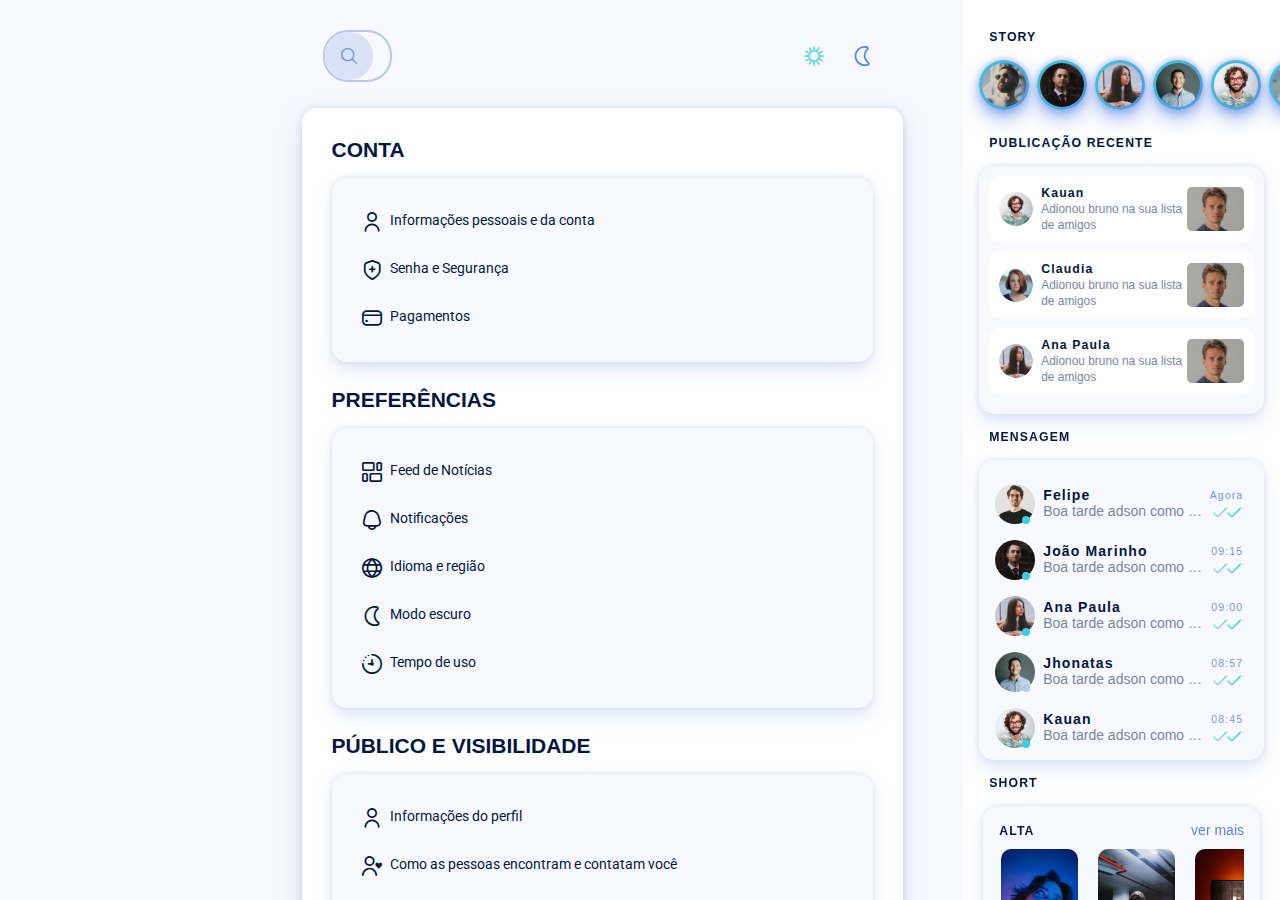
<file: configuracao.html>
<!DOCTYPE html>
<html lang="pt-br">

<head>
  <meta charset="UTF-8">
  <meta http-equiv="X-UA-Compatible" content="IE=edge">
  <meta name="viewport" content="width=device-width, initial-scale=1.0">
  <link href="./css/uicons-regular-rounded.css" rel="stylesheet">
  <link rel="preconnect" href="https://fonts.googleapis.com">
  <link rel="preconnect" href="https://fonts.gstatic.com" crossorigin>
  <link href="https://fonts.googleapis.com/css2?family=Poppins:wght@400;500;600;700&family=Roboto:wght@400;500;700&display=swap" rel="stylesheet">
  <link rel="stylesheet" href="./css/style.css">
  <title>Social Rede</title>
</head>

<body>
  <!-- page load  -->
  <div class="spinner-bg">
    <div class="spinner"></div>
  </div>

  <div data-home class="container" id="configuracao">

    <!-- Sidenav -->
    <div class="sidenav">
      <div class="top">
        <div class="logo">
          <img class="light-logo" src="./img/logo.svg" alt="">
          <img class="dark-logo" src="./img/logo-dark.svg" alt="">
          <p class="f-18 b8">Social rede</p>
        </div>
        <div class="close" id="close-btn">
          <span><i class="fi fi-rr-cross"></i></span>
        </div>
      </div>
      <div class="bg-nav">
        <nav>
          <ul>
            <li><a data-link href="./index.html">
                <i class="fi fi-rr-layout-fluid"></i>
                <h2 class="f-14 c8">Feed</h2>
              </a>
            </li>
            <li><a data-link href="./explorar.html">
                <i class="fi fi-rr-navigation"></i>
                <h2 class="f-14 c8">Explorar</h2>
              </a>
            </li>
            <li><a data-link href="./short.html">
                <i class="fi fi-rr-play-alt"></i>
                <h2 class="f-14 c8">Shorts</h2>
              </a>
            </li>
            <li><a data-link href="./mensagem.html">
                <i class="fi fi-rr-comments"></i>
                <h2 class="f-14 c8">Mensagem</h2>
              </a>
            </li>
            <li><a data-link href="./notificacao.html">
                <i class="fi fi-rr-bell"></i>
                <h2 class="f-14 c8">Notificação</h2>
                <span class="notificação f-12">5</span>
              </a>
            </li>
            <li><a data-link href="./live.html">
                <i class="fi fi-rr-camera"></i>
                <h2 class="f-14 c8">Live</h2>
              </a>
            </li>
            <span class="sep-nav"></span>
            <li><a data-link class="active-sidenav" href="./configuracao.html">
                <i class="fi fi-rr-settings"></i>
                <h2 class="f-14 c8">Configuração</h2>
              </a>
            </li>
            <li><a data-link href="./login.html">
                <i class="fi fi-rr-sign-out-alt"></i>
                <h2 class="f-14 c8">login</h2>
              </a>
            </li>
          </ul>
        </nav>
        <div class="perfil-sidenav">
          <h2 class="f-18 b8">Perfil</h2>
          <div class="bg-perfilnav">
            <img src="./img/perfil-principal.jpg" alt="Perfil Usuario">
            <div>
              <h3 class="f-12 b8">Adson Santos</h3>
              <p class="f-10 c7">on-line</p>
            </div>
            <a data-link href="./perfil.html"><i class="fi fi-rr-caret-down"></i></a>
          </div>
        </div>
      </div>
    </div>


    <!-- Main -->

    <main class="content">

      <div class="pesquisa-bg">
        <div class="pesquisa-cotainer">
          <div class="pesquisa-menu-e-ps">
            <div class="menu">
              <a href="#"><i class="fi fi-rr-menu-burger"></i></a>
            </div>
            <input type="checkbox" id="item-check">
            <div class="search-conversa">
              <label for="item-check"><i class="fi fi-rr-search"></i></label>
              <input type="search" id="search" placeholder="Pesquisar...">
            </div>
          </div>
          <div class="modo-noturno">
            <a class="btn-light" href="#"><i class="fi fi-rr-sun"></i></a>
            <a class="btn-dark" href="#"><i class="fi fi-rr-moon"></i></a>
            <a href="./mensagem.html"><i class="fi fi-rr-comments"></i></a>
          </div>
        </div>
      </div>

      <div class="publicacao-bg">
        <h2 class="b8">Conta</h2>
        <div class="conta-bg">
          <div class="conta">
            <a href="#">
              <i class="fi fi-rr-user"></i>
              <p class="r-16 b8">Informações pessoais e da conta</p>
            </a>
            <a href="#">
              <i class="fi fi-rr-shield-plus"></i>
              <p class="r-16 b8">Senha e Segurança</p>
            </a>
            <a href="#">
              <i class="fi fi-rr-credit-card"></i>
              <p class="r-16 b8">Pagamentos</p>
            </a>
          </div>
        </div>

        <h2 class="b8">Preferências</h2>
        <div class="conta-bg">
          <div class="conta">
            <a href="#">
              <i class="fi fi-rr-layout-fluid"></i>
              <p class="r-16 b8">Feed de Notícias</p>
            </a>
            <a href="#">
              <i class="fi fi-rr-bell"></i>
              <p class="r-16 b8">Notificações</p>
            </a>
            <a href="#">
              <i class="fi fi-rr-globe"></i>
              <p class="r-16 b8">Idioma e região</p>
            </a>
            <a href="#">
              <i class="fi fi-rr-moon"></i>
              <p class="r-16 b8">Modo escuro</p>
            </a>
            <a href="#">
              <i class="fi fi-rr-time-quarter-to"></i>
              <p class="r-16 b8">Tempo de uso</p>
            </a>
          </div>
        </div>

        <h2 class="b8">Público e Visibilidade</h2>
        <div class="conta-bg">
          <div class="conta">
            <a href="#">
              <i class="fi fi-rr-user"></i>
              <p class="r-16 b8">Informações do perfil</p>
            </a>
            <a href="#">
              <i class="fi fi-rr-following"></i>
              <p class="r-16 b8">Como as pessoas encontram e contatam você</p>
            </a>
            <a href="#">
              <i class="fi fi-rr-layout-fluid"></i>
              <p class="r-16 b8">Publicações</p>
            </a>
            <a href="#">
              <i class="fi fi-rr-playing-cards"></i>
              <p class="r-16 b8">Stories</p>
            </a>
            <a href="#">
              <i class="fi fi-rr-play-alt"></i>
              <p class="r-16 b8">Shorts</p>
            </a>
          </div>
        </div>
      </div>

    </main>

    <!-- Nav-mobile -->
    <div class="container-nav-mobile">
      <div class="navigation">
        <ul>
          <li class="list">
            <a data-link href="./index.html">
              <span class="icon">
                <i class="fi fi-rr-layout-fluid"></i>
              </span>
              <span class="text">Feed</span>
            </a>
            <div class="indicator"></div>
          </li>
          <li class="list">
            <a data-link href="./explorar.html">
              <span class="icon">
                <i class="fi fi-rr-navigation"></i>
              </span>
              <span class="text">Explo</span>
            </a>
            <div class="indicator"></div>
          </li>
          <li class="list">
            <a data-link href="./short.html">
              <span class="icon">
                <i class="fi fi-rr-play-alt"></i>
              </span>
              <span class="text">Short</span>
            </a>
            <div class="indicator"></div>
          </li>
          <li class="list">

            <a data-link href="./notificacao.html">
              <span class="icon">
                <i class="fi fi-rr-bell"></i>
              </span>
              <span class="text">Noti</span>
            </a>
            <div class="indicator"></div>
          </li>
          <li class="list">
            <a data-link href="./perfil.html">
              <span class="icon">
                <i class="fi fi-rr-user"></i>
              </span>
              <span class="text">User</span>
            </a>
            <div class="indicator"></div>
          </li>
        </ul>
      </div>
    </div>

    <!-- Notificação -->

    <div class="barra-lateral">
      <!-- Storys -->
      <div class="storys">
        <h2 class="f-14 b8">Story</h2>
        <ul class="storys-lista">
          <li>
            <a href="#"><img class="perfil" src="./img/story/story10.jpg" alt=""></a>
          </li>
          <li>
            <a href="#"><img class="perfil" src="./img/story/story1.jpg" alt=""></a>
          </li>
          <li>
            <a href="#"><img class="perfil" src="./img/story/story2.jpg" alt=""></a>
          </li>
          <li>
            <a href="#"><img class="perfil" src="./img/story/story3.jpg" alt=""></a>
          </li>
          <li>
            <a href="#"><img class="perfil" src="./img/story/story4.jpg" alt=""></a>
          </li>
          <li>
            <a href="#"><img class="perfil" src="./img/story/story5.jpg" alt=""></a>
          </li>
          <li>
            <a href="#"><img class="perfil" src="./img/story/story6.jpg" alt=""></a>
          </li>
          <li>
            <a href="#"><img class="perfil" src="./img/story/story7.jpg" alt=""></a>
          </li>
          <li>
            <a href="#"><img class="perfil" src="./img/story/story8.jpg" alt=""></a>
          </li>
          <li>
            <a href="#"><img class="perfil" src="./img/story/story9.jpg" alt=""></a>
          </li>
        </ul>
      </div>
      <!-- Publicação recente -->
      <div class="publicacao-recente">
        <h2 class="f-14 b8">Publicação Recente</h2>
        <div class="publicacao-recente-bg">
          <div>
            <a class="publicacao-recente-bg-interna" href="./notificacao.html">
              <div class="publicacao-recente-perfil">
                <img class="perfil" src="./img/pl-recente/foto-perfil.png" alt="foto de perfil kauan">
              </div>
              <div class="publicacao-recente-texto">
                <h3 class="f-14 b8">Kauan</h3>
                <span class=" b8-2">Adionou bruno na sua lista de amigos</span>
              </div>
              <div class="publicacao-recente-previo">
                <img src="./img/pl-recente/foto.jpg" alt="Previo foto bruno">
              </div>
            </a>
          </div>
          <div>
            <a class="publicacao-recente-bg-interna" href="./notificacao.html">
              <div class="publicacao-recente-perfil">
                <img class="perfil" src="./img/pl-recente/foto-perfil2.png" alt="foto de perfil Claudia">
              </div>
              <div class="publicacao-recente-texto">
                <h3 class="f-14 b8">Claudia</h3>
                <span class=" b8-2">Adionou bruno na sua lista de amigos</span>
              </div>
              <div class="publicacao-recente-previo">
                <img src="./img/pl-recente/foto.jpg" alt="Previo foto bruno">
              </div>
            </a>
          </div>
          <div>
            <a class="publicacao-recente-bg-interna" href="./notificacao.html">
              <div class="publicacao-recente-perfil">
                <img class="perfil" src="./img/pl-recente/foto-perfil3.png" alt="foto de perfil Ana Paula">
              </div>
              <div class="publicacao-recente-texto">
                <h3 class="f-14 b8">Ana Paula</h3>
                <span class="b8-2">Adionou bruno na sua lista de amigos</span>
              </div>
              <div class="publicacao-recente-previo">
                <img src="./img/pl-recente/foto.jpg" alt="Previo foto bruno">
              </div>
            </a>
          </div>
          <div>

          </div>
        </div>
      </div>
      <!-- Mensagem -->
      <div>
        <h2 class="f-14 b8 titulo-mensagem">Mensagem</h2>
        <div class="mensagem">
          <ul>
            <li>
              <a href="./mensagem.html">
                <div class="online">
                  <img class="perfil" src="./img/story/story.jpg" alt="foto perfil mensagem">
                </div>
                <div class="info-mensagem-barra">
                  <div class="top-mensagem-barra">
                    <h2 class="f-16 b8">Felipe</h2>
                    <p class="f-12">Agora</p>
                  </div>
                  <div class="mensagem-visto-barra">
                    <span class="b8-2">Boa tarde adson como vai as</span>
                    <div class="visto-mensagem">
                      <i class="fi fi-rr-check"></i>
                      <i class="fi fi-rr-check"></i>
                    </div>
                  </div>
                </div>
              </a>
            </li>
            <li>
              <a href="./mensagem.html">
                <div class="online">
                  <img class="perfil" src="./img/story/story1.jpg" alt="foto perfil mensagem">
                </div>
                <div class="info-mensagem-barra">
                  <div class="top-mensagem-barra">
                    <h2 class="f-16 b8">João Marinho</h2>
                    <p class="f-12">09:15</p>
                  </div>
                  <div class="mensagem-visto-barra">
                    <span class="b8-2">Boa tarde adson como vai as</span>
                    <div class="visto-mensagem">
                      <i class="fi fi-rr-check"></i>
                      <i class="fi fi-rr-check"></i>
                    </div>
                  </div>
                </div>
              </a>
            </li>
            <li>
              <a href="./mensagem.html">
                <div class="online">
                  <img class="perfil" src="./img/story/story2.jpg" alt="foto perfil mensagem">
                </div>
                <div class="info-mensagem-barra">
                  <div class="top-mensagem-barra">
                    <h2 class="f-16 b8">Ana Paula</h2>
                    <p class="f-12">09:00</p>
                  </div>
                  <div class="mensagem-visto-barra">
                    <span class="b8-2">Boa tarde adson como vai as</span>
                    <div class="visto-mensagem">
                      <i class="fi fi-rr-check"></i>
                      <i class="fi fi-rr-check"></i>
                    </div>
                  </div>
                </div>
              </a>
            </li>
            <li>
              <a href="./mensagem.html">
                <div class="offline">
                  <img class="perfil" src="./img/story/story3.jpg" alt="foto perfil mensagem">
                </div>
                <div class="info-mensagem-barra">
                  <div class="top-mensagem-barra">
                    <h2 class="f-16 b8">Jhonatas</h2>
                    <p class="f-12">08:57</p>
                  </div>
                  <div class="mensagem-visto-barra">
                    <span class="b8-2">Boa tarde adson como vai as</span>
                    <div class="visto-mensagem">
                      <i class="fi fi-rr-check"></i>
                      <i class="fi fi-rr-check"></i>
                    </div>
                  </div>
                </div>
              </a>
            </li>
            <li>
              <a href="./mensagem.html">
                <div class="online">
                  <img class="perfil" src="./img/story/story4.jpg" alt="foto perfil mensagem">
                </div>
                <div class="info-mensagem-barra">
                  <div class="top-mensagem-barra">
                    <h2 class="f-16 b8">Kauan</h2>
                    <p class="f-12">08:45</p>
                  </div>
                  <div class="mensagem-visto-barra">
                    <span class="b8-2">Boa tarde adson como vai as</span>
                    <div class="visto-mensagem">
                      <i class="fi fi-rr-check"></i>
                      <i class="fi fi-rr-check"></i>
                    </div>
                  </div>
                </div>
              </a>
            </li>
            <li>
              <a href="./mensagem.html">
                <div class="offline">
                  <img class="perfil" src="./img/story/story5.jpg" alt="foto perfil mensagem">
                </div>
                <div class="info-mensagem-barra">
                  <div class="top-mensagem-barra">
                    <h2 class="f-16 b8">Andresa</h2>
                    <p class="f-12">08:20</p>
                  </div>
                  <div class="mensagem-visto-barra">
                    <span class="b8-2">Boa tarde adson como vai as</span>
                    <div class="visto-mensagem">
                      <i class="fi fi-rr-check"></i>
                      <i class="fi fi-rr-check"></i>
                    </div>
                  </div>
                </div>
              </a>
            </li>
            <li>
              <a href="./mensagem.html">
                <div class="online">
                  <img class="perfil" src="./img/story/story6.jpg" alt="foto perfil mensagem">
                </div>
                <div class="info-mensagem-barra">
                  <div class="top-mensagem-barra">
                    <h2 class="f-16 b8">Claudia</h2>
                    <p class="f-12">08:12</p>
                  </div>
                  <div class="mensagem-visto-barra">
                    <span class="b8-2">Boa tarde adson como vai as</span>
                    <div class="visto-mensagem">
                      <i class="fi fi-rr-check"></i>
                      <i class="fi fi-rr-check"></i>
                    </div>
                  </div>
                </div>
              </a>
            </li>
            <li>
              <a href="./mensagem.html">
                <div class="offline">
                  <img class="perfil" src="./img/story/story.jpg" alt="foto perfil mensagem">
                </div>
                <div class="info-mensagem-barra">
                  <div class="top-mensagem-barra">
                    <h2 class="f-16 b8">Felipe</h2>
                    <p class="f-12">07:58</p>
                  </div>
                  <div class="mensagem-visto-barra">
                    <span class="b8-2">Boa tarde adson como vai as</span>
                    <div class="visto-mensagem">
                      <i class="fi fi-rr-check"></i>
                      <i class="fi fi-rr-check"></i>
                    </div>
                  </div>
                </div>
              </a>
            </li>
          </ul>
        </div>
      </div>
      <!-- Shorts -->
      <div class="shorts">
        <h2 class="f-14 b8">Short</h2>
        <div class="shorts-bg">
          <div class="shorts-container">
            <div class="novos-shorts">
              <div class="texto-short">
                <h2 class="f-14 b8">Alta</h2>
                <a class="b5" href="./short.html">ver mais</a>
              </div>
              <ul class="short-previu">
                <li>
                  <a href="#">
                    <img src="./img/short/short1.jpg" alt="Short novo 1">
                  </a>
                </li>
                <li>
                  <a href="#">
                    <img src="./img/short/short2.jpg" alt="Short novo 2">
                  </a>
                </li>
                <li>
                  <a href="#">
                    <img src="./img/short/short3.jpg" alt="Short novo 3">
                  </a>
                </li>
                <li>
                  <a href="#">
                    <img src="./img/short/short4.jpg" alt="Short novo 4">
                  </a>
                </li>
                <li>
                  <a href="#">
                    <img src="./img/short/short5.jpg" alt="Short novo 5">
                  </a>
                </li>
              </ul>
            </div>
            <div class="novos-shorts">
              <div class="texto-short">
                <h2 class="f-14 b8">Novo</h2>
                <a class="b5" href="./short.html">ver mais</a>
              </div>
              <ul class="short-previu">
                <li>
                  <a href="#">
                    <img src="./img/short/short6.jpg" alt="Short novo 6">
                  </a>
                </li>
                <li>
                  <a href="#">
                    <img src="./img/short/short7.jpg" alt="Short novo 7">
                  </a>
                </li>
                <li>
                  <a href="#">
                    <img src="./img/short/short1.jpg" alt="Short novo 1">
                  </a>
                </li>
                <li>
                  <a href="#">
                    <img src="./img/short/short5.jpg" alt="Short novo 5">
                  </a>
                </li>
                <li>
                  <a href="#">
                    <img src="./img/short/short3.jpg" alt="Short novo 3">
                  </a>
                </li>
              </ul>
            </div>
          </div>
        </div>
      </div>
    </div>

  </div>
  <script type="module" src="./js/script.js"></script>
</body>

</html>
</file>
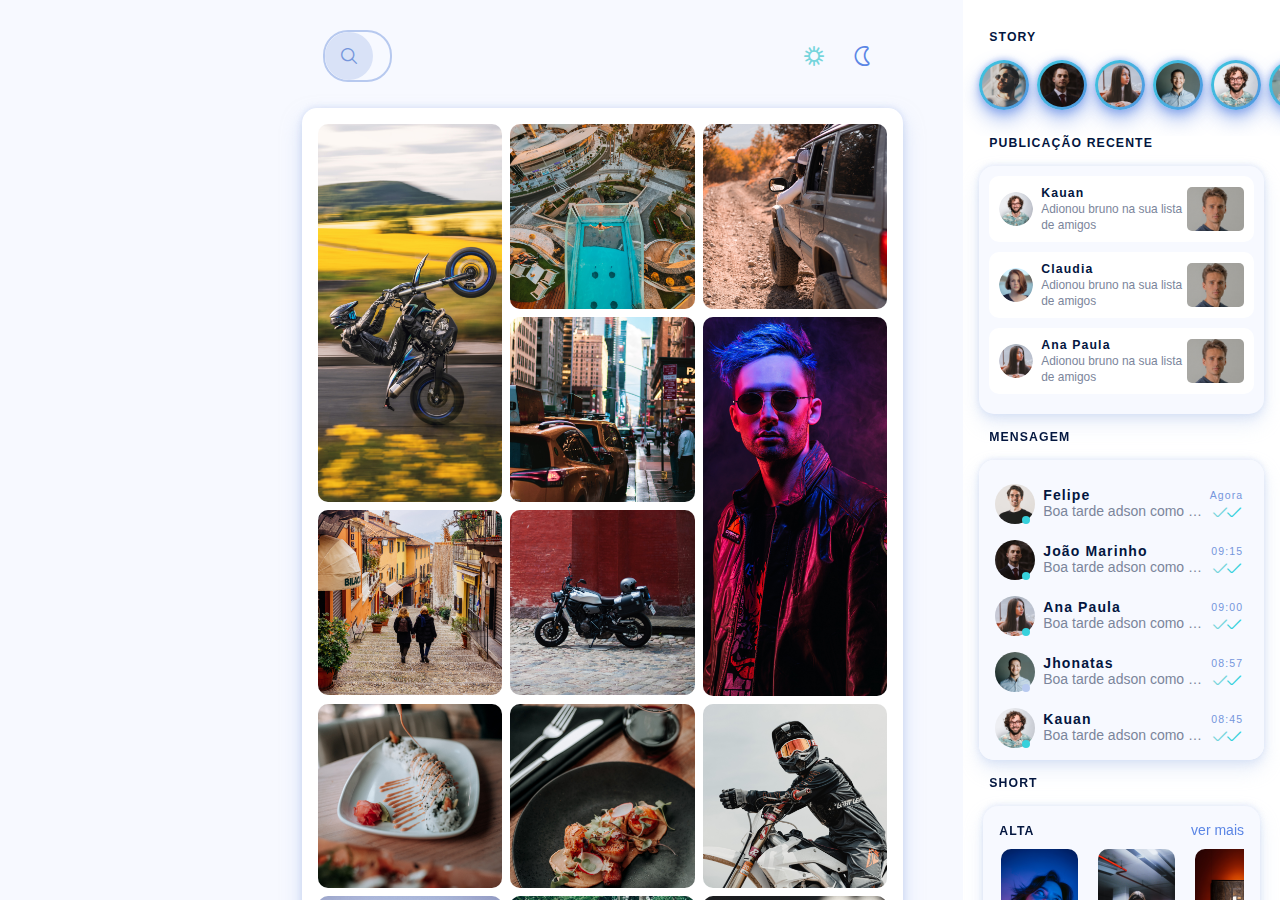
<file: explorar.html>
<!DOCTYPE html>
<html lang="pt-br">

<head>
  <meta charset="UTF-8">
  <meta http-equiv="X-UA-Compatible" content="IE=edge">
  <meta name="viewport" content="width=device-width, initial-scale=1.0">
  <link href="./css/uicons-regular-rounded.css" rel="stylesheet">
  <link rel="preconnect" href="https://fonts.googleapis.com">
  <link rel="preconnect" href="https://fonts.gstatic.com" crossorigin>
  <link href="https://fonts.googleapis.com/css2?family=Poppins:wght@400;500;600;700&family=Roboto:wght@400;500;700&display=swap" rel="stylesheet">
  <link rel="stylesheet" href="./css/style.css">
  <title>Explorar</title>
</head>

<body>
  <!-- page load  -->
  <div class="spinner-bg">
    <div class="spinner"></div>
  </div>

  <div data-home class="container" id="explorar">

    <!-- Sidenav -->
    <div class="sidenav">
      <div class="top">
        <div class="logo">
          <img class="light-logo" src="./img/logo.svg" alt="">
          <img class="dark-logo" src="./img/logo-dark.svg" alt="">
          <p class="f-18 b8">Social rede</p>
        </div>
        <div class="close" id="close-btn">
          <span><i class="fi fi-rr-cross"></i></span>
        </div>
      </div>
      <div class="bg-nav">
        <nav>
          <ul>
            <li><a data-link href="./index.html">
                <i class="fi fi-rr-layout-fluid"></i>
                <h2 class="f-14 c8">Feed</h2>
              </a>
            </li>
            <li><a data-link class="active-sidenav" href="./explorar.html">
                <i class="fi fi-rr-navigation"></i>
                <h2 class="f-14 c8">Explorar</h2>
              </a>
            </li>
            <li><a data-link href="./short.html">
                <i class="fi fi-rr-play-alt"></i>
                <h2 class="f-14 c8">Shorts</h2>
              </a>
            </li>
            <li><a data-link href="./mensagem.html">
                <i class="fi fi-rr-comments"></i>
                <h2 class="f-14 c8">Mensagem</h2>
              </a>
            </li>
            <li><a data-link href="./notificacao.html">
                <i class="fi fi-rr-bell"></i>
                <h2 class="f-14 c8">Notificação</h2>
                <span class="notificação f-12">5</span>
              </a>
            </li>
            <li><a data-link href="./live.html">
                <i class="fi fi-rr-camera"></i>
                <h2 class="f-14 c8">Live</h2>
              </a>
            </li>
            <span class="sep-nav"></span>
            <li><a data-link href="./configuracao.html">
                <i class="fi fi-rr-settings"></i>
                <h2 class="f-14 c8">Configuração</h2>
              </a>
            </li>
            <li><a data-link href="./login.html">
                <i class="fi fi-rr-sign-out-alt"></i>
                <h2 class="f-14 c8">login</h2>
              </a>
            </li>
          </ul>
        </nav>
        <div class="perfil-sidenav">
          <h2 class="f-18 b8">Perfil</h2>
          <div class="bg-perfilnav">
            <img src="./img/perfil-principal.jpg" alt="Perfil Usuario">
            <div>
              <h3 class="f-12 b8">Adson Santos</h3>
              <p class="f-10 c7">on-line</p>
            </div>
            <a data-link href="./perfil.html"><i class="fi fi-rr-caret-down"></i></a>
          </div>
        </div>
      </div>
    </div>


    <!-- Main -->

    <main class="content">

      <div class="pesquisa-bg">
        <div class="pesquisa-cotainer">
          <div class="pesquisa-menu-e-ps">
            <div class="menu">
              <a href="#"><i class="fi fi-rr-menu-burger"></i></a>
            </div>
            <input type="checkbox" id="item-check">
            <div class="search-conversa">
              <label for="item-check"><i class="fi fi-rr-search"></i></label>
              <input type="search" id="search" placeholder="Pesquisar...">
            </div>
          </div>
          <div class="modo-noturno">
            <a class="btn-light" href="#"><i class="fi fi-rr-sun"></i></a>
            <a class="btn-dark" href="#"><i class="fi fi-rr-moon"></i></a>
            <a href="./mensagem.html"><i class="fi fi-rr-comments"></i></a>
          </div>
        </div>
      </div>

      <div class="publicacao-bg">
        <div class="explorar-container">
          <a class="video-explorar" href=""><img src="./img/explorar/video-1.jpg" alt="Grau de motocross"></a>
          <a href=""><img src="./img/explorar/foto-3.jpg" alt="Picina no alto de predio"></a>
          <a href=""><img src="./img/explorar/foto-8.jpg" alt="Carro na estrada"></a>
          <a href=""><img src="./img/explorar/foto-4.jpg" alt="Taxi na cidade"></a>
          <a class="video-explorar" href=""><img src="./img/explorar/video.jpg" alt=""></a>
          <a href=""><img src="./img/explorar/foto.jpg" alt=""></a>
          <a href=""><img src="./img/explorar/foto-5.jpg" alt="Moto estacionada"></a>
          <a href=""><img src="./img/explorar/foto-1.jpg" alt="Sobremesa gourmet na mesa"></a>
          <a href=""><img src="./img/explorar/foto-6.jpg" alt="Prato gourmet com vinho"></a>
          <a href=""><img src="./img/explorar/foto-9.jpg" alt="Piloto de motocross parado"></a>
          <a href=""><img src="./img/explorar/foto-2.jpg" alt="Paisagem do mar"></a>
          <a href=""><img src="./img/explorar/foto-7.jpg" alt="Floresta verde"></a>
          <a href=""><img src="./img/explorar/foto-10.jpg" alt="Mulher com por do sol"></a>
          <a href=""><img src="./img/explorar/foto-1.jpg" alt="Sobremesa gourmet na mesa"></a>
          <a href=""><img src="./img/explorar/foto-6.jpg" alt="Prato gourmet com vinho"></a>
          <a href=""><img src="./img/explorar/foto-9.jpg" alt="Piloto de motocross parado"></a>
          <a href=""><img src="./img/explorar/foto-2.jpg" alt="Paisagem do mar"></a>
          <a href=""><img src="./img/explorar/foto-7.jpg" alt="Floresta verde"></a>
          <a href=""><img src="./img/explorar/foto-10.jpg" alt="Mulher com por do sol"></a>
          <a href=""><img src="./img/explorar/foto-1.jpg" alt="Sobremesa gourmet na mesa"></a>
          <a href=""><img src="./img/explorar/foto-6.jpg" alt="Prato gourmet com vinho"></a>
          <a href=""><img src="./img/explorar/foto-9.jpg" alt="Piloto de motocross parado"></a>
          <a href=""><img src="./img/explorar/foto-2.jpg" alt="Paisagem do mar"></a>
          <a class="video-explorar" href=""><img src="./img/explorar/video-1.jpg" alt="Grau de motocross"></a>
          <a href=""><img src="./img/explorar/foto-3.jpg" alt="Picina no alto de predio"></a>
          <a href=""><img src="./img/explorar/foto-8.jpg" alt="Carro na estrada"></a>
          <a href=""><img src="./img/explorar/foto-4.jpg" alt="Taxi na cidade"></a>
          <a class="video-explorar" href=""><img src="./img/explorar/video.jpg" alt=""></a>
          <a href=""><img src="./img/explorar/foto-7.jpg" alt="Floresta verde"></a>
          <a href=""><img src="./img/explorar/foto-10.jpg" alt="Mulher com por do sol"></a>
          <a href=""><img src="./img/explorar/foto-1.jpg" alt="Sobremesa gourmet na mesa"></a>
          <a href=""><img src="./img/explorar/foto-6.jpg" alt="Prato gourmet com vinho"></a>
          <a href=""><img src="./img/explorar/foto-9.jpg" alt="Piloto de motocross parado"></a>
          <a href=""><img src="./img/explorar/foto-2.jpg" alt="Paisagem do mar"></a>
          <a href=""><img src="./img/explorar/foto-7.jpg" alt="Floresta verde"></a>
          <a href=""><img src="./img/explorar/foto-10.jpg" alt="Mulher com por do sol"></a>
          <a class="video-explorar" href=""><img src="./img/explorar/video-1.jpg" alt="Grau de motocross"></a>
          <a href=""><img src="./img/explorar/foto-3.jpg" alt="Picina no alto de predio"></a>
          <a href=""><img src="./img/explorar/foto-8.jpg" alt="Carro na estrada"></a>
          <a href=""><img src="./img/explorar/foto-4.jpg" alt="Taxi na cidade"></a>
        </div>
      </div>

    </main>

    <!-- Nav-mobile -->
    <div class="container-nav-mobile">
      <div class="navigation">
        <ul>
          <li class="list">
            <a href="./index.html">
              <span class="icon">
                <i class="fi fi-rr-layout-fluid"></i>
              </span>
              <span class="text">Feed</span>
            </a>
            <div class="indicator"></div>
          </li>
          <li class="list active">
            <a href="./explorar.html">
              <span class="icon">
                <i class="fi fi-rr-navigation"></i>
              </span>
              <span class="text">Explo</span>
            </a>
            <div class="indicator"></div>
          </li>
          <li class="list">
            <a href="./short.html">
              <span class="icon">
                <i class="fi fi-rr-play-alt"></i>
              </span>
              <span class="text">Short</span>
            </a>
            <div class="indicator"></div>
          </li>
          <li class="list">

            <a href="./notificacao.html">
              <span class="icon">
                <i class="fi fi-rr-bell"></i>
              </span>
              <span class="text">Noti</span>
            </a>
            <div class="indicator"></div>
          </li>
          <li class="list">
            <a href="./perfil.html">
              <span class="icon">
                <i class="fi fi-rr-user"></i>
              </span>
              <span class="text">User</span>
            </a>
            <div class="indicator"></div>
          </li>
        </ul>
      </div>
    </div>

    <!-- Notificação -->

    <div class="barra-lateral">
      <!-- Storys -->
      <div class="storys">
        <h2 class="f-14 b8">Story</h2>
        <ul class="storys-lista">
          <li>
            <a href="#"><img class="perfil" src="./img/story/story10.jpg" alt=""></a>
          </li>
          <li>
            <a href="#"><img class="perfil" src="./img/story/story1.jpg" alt=""></a>
          </li>
          <li>
            <a href="#"><img class="perfil" src="./img/story/story2.jpg" alt=""></a>
          </li>
          <li>
            <a href="#"><img class="perfil" src="./img/story/story3.jpg" alt=""></a>
          </li>
          <li>
            <a href="#"><img class="perfil" src="./img/story/story4.jpg" alt=""></a>
          </li>
          <li>
            <a href="#"><img class="perfil" src="./img/story/story5.jpg" alt=""></a>
          </li>
          <li>
            <a href="#"><img class="perfil" src="./img/story/story6.jpg" alt=""></a>
          </li>
          <li>
            <a href="#"><img class="perfil" src="./img/story/story7.jpg" alt=""></a>
          </li>
          <li>
            <a href="#"><img class="perfil" src="./img/story/story8.jpg" alt=""></a>
          </li>
          <li>
            <a href="#"><img class="perfil" src="./img/story/story9.jpg" alt=""></a>
          </li>
        </ul>
      </div>
      <!-- Publicação recente -->
      <div class="publicacao-recente">
        <h2 class="f-14 b8">Publicação Recente</h2>
        <div class="publicacao-recente-bg">
          <div>
            <a class="publicacao-recente-bg-interna" href="./notificacao.html">
              <div class="publicacao-recente-perfil">
                <img class="perfil" src="./img/pl-recente/foto-perfil.png" alt="foto de perfil kauan">
              </div>
              <div class="publicacao-recente-texto">
                <h3 class="f-14 b8">Kauan</h3>
                <span class=" b8-2">Adionou bruno na sua lista de amigos</span>
              </div>
              <div class="publicacao-recente-previo">
                <img src="./img/pl-recente/foto.jpg" alt="Previo foto bruno">
              </div>
            </a>
          </div>
          <div>
            <a class="publicacao-recente-bg-interna" href="./notificacao.html">
              <div class="publicacao-recente-perfil">
                <img class="perfil" src="./img/pl-recente/foto-perfil2.png" alt="foto de perfil Claudia">
              </div>
              <div class="publicacao-recente-texto">
                <h3 class="f-14 b8">Claudia</h3>
                <span class=" b8-2">Adionou bruno na sua lista de amigos</span>
              </div>
              <div class="publicacao-recente-previo">
                <img src="./img/pl-recente/foto.jpg" alt="Previo foto bruno">
              </div>
            </a>
          </div>
          <div>
            <a class="publicacao-recente-bg-interna" href="./notificacao.html">
              <div class="publicacao-recente-perfil">
                <img class="perfil" src="./img/pl-recente/foto-perfil3.png" alt="foto de perfil Ana Paula">
              </div>
              <div class="publicacao-recente-texto">
                <h3 class="f-14 b8">Ana Paula</h3>
                <span class="b8-2">Adionou bruno na sua lista de amigos</span>
              </div>
              <div class="publicacao-recente-previo">
                <img src="./img/pl-recente/foto.jpg" alt="Previo foto bruno">
              </div>
            </a>
          </div>
          <div>

          </div>
        </div>
      </div>
      <!-- Mensagem -->
      <div>
        <h2 class="f-14 b8 titulo-mensagem">Mensagem</h2>
        <div class="mensagem">
          <ul>
            <li>
              <a href="./mensagem.html">
                <div class="online">
                  <img class="perfil" src="./img/story/story.jpg" alt="foto perfil mensagem">
                </div>
                <div class="info-mensagem-barra">
                  <div class="top-mensagem-barra">
                    <h2 class="f-16 b8">Felipe</h2>
                    <p class="f-12">Agora</p>
                  </div>
                  <div class="mensagem-visto-barra">
                    <span class="b8-2">Boa tarde adson como vai as</span>
                    <div class="visto-mensagem">
                      <i class="fi fi-rr-check"></i>
                      <i class="fi fi-rr-check"></i>
                    </div>
                  </div>
                </div>
              </a>
            </li>
            <li>
              <a href="./mensagem.html">
                <div class="online">
                  <img class="perfil" src="./img/story/story1.jpg" alt="foto perfil mensagem">
                </div>
                <div class="info-mensagem-barra">
                  <div class="top-mensagem-barra">
                    <h2 class="f-16 b8">João Marinho</h2>
                    <p class="f-12">09:15</p>
                  </div>
                  <div class="mensagem-visto-barra">
                    <span class="b8-2">Boa tarde adson como vai as</span>
                    <div class="visto-mensagem">
                      <i class="fi fi-rr-check"></i>
                      <i class="fi fi-rr-check"></i>
                    </div>
                  </div>
                </div>
              </a>
            </li>
            <li>
              <a href="./mensagem.html">
                <div class="online">
                  <img class="perfil" src="./img/story/story2.jpg" alt="foto perfil mensagem">
                </div>
                <div class="info-mensagem-barra">
                  <div class="top-mensagem-barra">
                    <h2 class="f-16 b8">Ana Paula</h2>
                    <p class="f-12">09:00</p>
                  </div>
                  <div class="mensagem-visto-barra">
                    <span class="b8-2">Boa tarde adson como vai as</span>
                    <div class="visto-mensagem">
                      <i class="fi fi-rr-check"></i>
                      <i class="fi fi-rr-check"></i>
                    </div>
                  </div>
                </div>
              </a>
            </li>
            <li>
              <a href="./mensagem.html">
                <div class="offline">
                  <img class="perfil" src="./img/story/story3.jpg" alt="foto perfil mensagem">
                </div>
                <div class="info-mensagem-barra">
                  <div class="top-mensagem-barra">
                    <h2 class="f-16 b8">Jhonatas</h2>
                    <p class="f-12">08:57</p>
                  </div>
                  <div class="mensagem-visto-barra">
                    <span class="b8-2">Boa tarde adson como vai as</span>
                    <div class="visto-mensagem">
                      <i class="fi fi-rr-check"></i>
                      <i class="fi fi-rr-check"></i>
                    </div>
                  </div>
                </div>
              </a>
            </li>
            <li>
              <a href="./mensagem.html">
                <div class="online">
                  <img class="perfil" src="./img/story/story4.jpg" alt="foto perfil mensagem">
                </div>
                <div class="info-mensagem-barra">
                  <div class="top-mensagem-barra">
                    <h2 class="f-16 b8">Kauan</h2>
                    <p class="f-12">08:45</p>
                  </div>
                  <div class="mensagem-visto-barra">
                    <span class="b8-2">Boa tarde adson como vai as</span>
                    <div class="visto-mensagem">
                      <i class="fi fi-rr-check"></i>
                      <i class="fi fi-rr-check"></i>
                    </div>
                  </div>
                </div>
              </a>
            </li>
            <li>
              <a href="./mensagem.html">
                <div class="offline">
                  <img class="perfil" src="./img/story/story5.jpg" alt="foto perfil mensagem">
                </div>
                <div class="info-mensagem-barra">
                  <div class="top-mensagem-barra">
                    <h2 class="f-16 b8">Andresa</h2>
                    <p class="f-12">08:20</p>
                  </div>
                  <div class="mensagem-visto-barra">
                    <span class="b8-2">Boa tarde adson como vai as</span>
                    <div class="visto-mensagem">
                      <i class="fi fi-rr-check"></i>
                      <i class="fi fi-rr-check"></i>
                    </div>
                  </div>
                </div>
              </a>
            </li>
            <li>
              <a href="./mensagem.html">
                <div class="online">
                  <img class="perfil" src="./img/story/story6.jpg" alt="foto perfil mensagem">
                </div>
                <div class="info-mensagem-barra">
                  <div class="top-mensagem-barra">
                    <h2 class="f-16 b8">Claudia</h2>
                    <p class="f-12">08:12</p>
                  </div>
                  <div class="mensagem-visto-barra">
                    <span class="b8-2">Boa tarde adson como vai as</span>
                    <div class="visto-mensagem">
                      <i class="fi fi-rr-check"></i>
                      <i class="fi fi-rr-check"></i>
                    </div>
                  </div>
                </div>
              </a>
            </li>
            <li>
              <a href="./mensagem.html">
                <div class="offline">
                  <img class="perfil" src="./img/story/story.jpg" alt="foto perfil mensagem">
                </div>
                <div class="info-mensagem-barra">
                  <div class="top-mensagem-barra">
                    <h2 class="f-16 b8">Felipe</h2>
                    <p class="f-12">07:58</p>
                  </div>
                  <div class="mensagem-visto-barra">
                    <span class="b8-2">Boa tarde adson como vai as</span>
                    <div class="visto-mensagem">
                      <i class="fi fi-rr-check"></i>
                      <i class="fi fi-rr-check"></i>
                    </div>
                  </div>
                </div>
              </a>
            </li>
          </ul>
        </div>
      </div>
      <!-- Shorts -->
      <div class="shorts">
        <h2 class="f-14 b8">Short</h2>
        <div class="shorts-bg">
          <div class="shorts-container">
            <div class="novos-shorts">
              <div class="texto-short">
                <h2 class="f-14 b8">Alta</h2>
                <a class="b5" href="./short.html">ver mais</a>
              </div>
              <ul class="short-previu">
                <li>
                  <a href="#">
                    <img src="./img/short/short1.jpg" alt="Short novo 1">
                  </a>
                </li>
                <li>
                  <a href="#">
                    <img src="./img/short/short2.jpg" alt="Short novo 2">
                  </a>
                </li>
                <li>
                  <a href="#">
                    <img src="./img/short/short3.jpg" alt="Short novo 3">
                  </a>
                </li>
                <li>
                  <a href="#">
                    <img src="./img/short/short4.jpg" alt="Short novo 4">
                  </a>
                </li>
                <li>
                  <a href="#">
                    <img src="./img/short/short5.jpg" alt="Short novo 5">
                  </a>
                </li>
              </ul>
            </div>
            <div class="novos-shorts">
              <div class="texto-short">
                <h2 class="f-14 b8">Novo</h2>
                <a class="b5" href="./short.html">ver mais</a>
              </div>
              <ul class="short-previu">
                <li>
                  <a href="#">
                    <img src="./img/short/short6.jpg" alt="Short novo 6">
                  </a>
                </li>
                <li>
                  <a href="#">
                    <img src="./img/short/short7.jpg" alt="Short novo 7">
                  </a>
                </li>
                <li>
                  <a href="#">
                    <img src="./img/short/short1.jpg" alt="Short novo 1">
                  </a>
                </li>
                <li>
                  <a href="#">
                    <img src="./img/short/short5.jpg" alt="Short novo 5">
                  </a>
                </li>
                <li>
                  <a href="#">
                    <img src="./img/short/short3.jpg" alt="Short novo 3">
                  </a>
                </li>
              </ul>
            </div>
          </div>
        </div>
      </div>
    </div>

  </div>
  <script type="module" src="./js/script.js"></script>
</body>

</html>
</file>
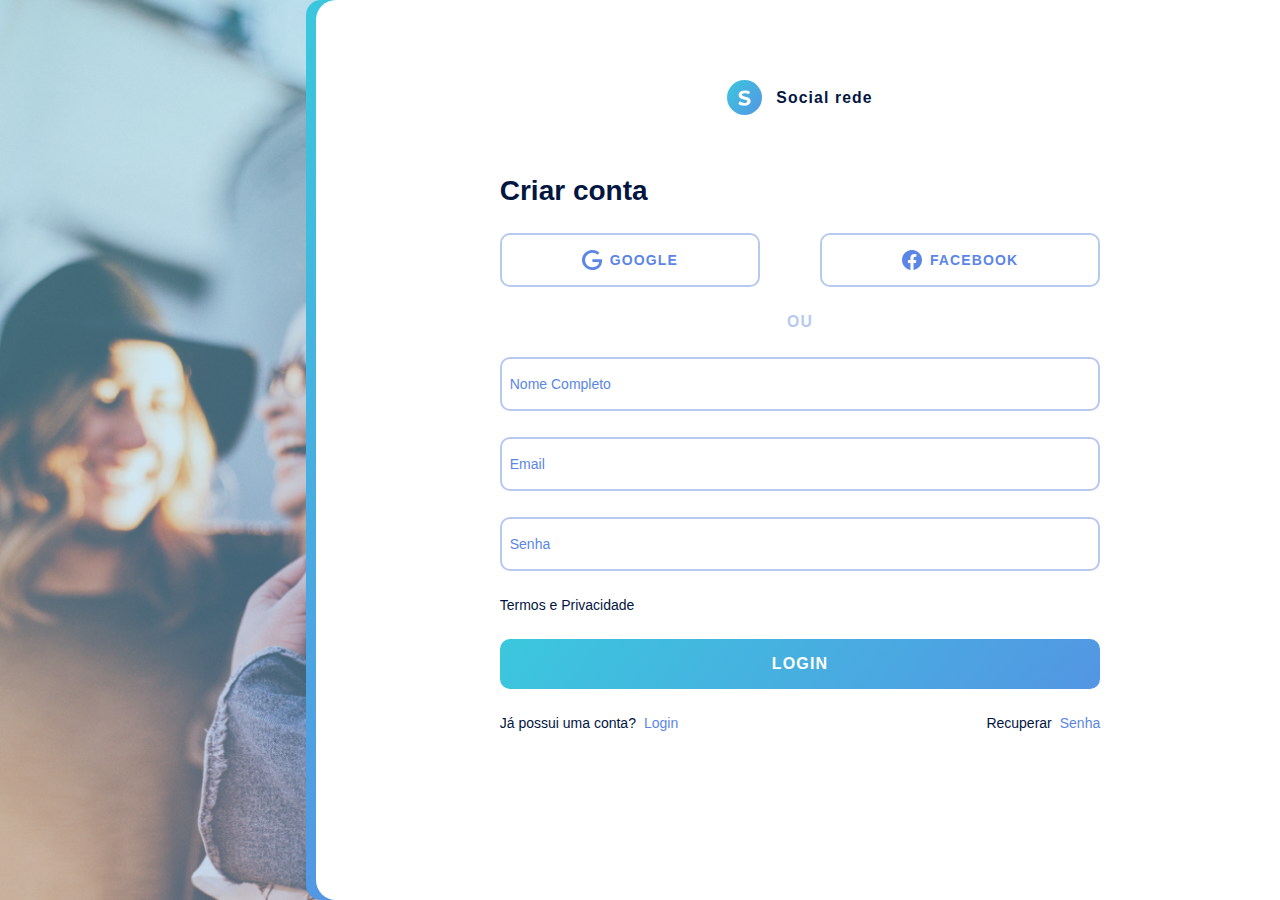
<file: login.html>
<!DOCTYPE html>
<html lang="pt-br">

<head>
  <meta charset="UTF-8">
  <meta http-equiv="X-UA-Compatible" content="IE=edge">
  <meta name="viewport" content="width=device-width, initial-scale=1.0">
  <link href="./css/uicons-regular-rounded.css" rel="stylesheet">
  <link rel="preconnect" href="https://fonts.googleapis.com">
  <link rel="preconnect" href="https://fonts.gstatic.com" crossorigin>
  <link href="https://fonts.googleapis.com/css2?family=Poppins:wght@400;500;600;700&family=Roboto:wght@400;500;700&display=swap" rel="stylesheet">
  <link rel="stylesheet" href="./css/style.css">
  <title>Social Rede</title>
</head>

<body>
  <!-- page load  -->
  <div class="spinner-bg">
    <div class="spinner"></div>
  </div>

  <div data-home class="login-bg" id="login-home">
    <div class="container-login">
      <div class="img-login-home">
        <img src="./img/login/priscilla-du-preez-nF8xhLMmg0c-unsplash.jpeg" alt="">
      </div>
      <div class="login-form">
        <div class="container-form-login">
          <div class="logo">
            <img class="light-logo" src="./img/logo.svg" alt="">
            <img class="dark-logo" src="./img/logo-dark.svg" alt="">
            <p class="f-18 b8">Social rede</p>
          </div>
          <h1 class="b8">Criar conta</h1>
          <div class="login-rede-social">
            <a href="#">
              <svg width="26" height="26" viewBox="0 0 26 26" fill="none" xmlns="http://www.w3.org/2000/svg">
                <path d="M13.5326 15.4537V11.9015H25.8177C25.9377 12.5201 26 13.2524 26 14.0454C26 16.7104 25.2528 20.0059 22.8423 22.3535C20.4985 24.7314 17.5042 26 13.537 26C6.18312 26 0 20.1641 0 13C0 5.83592 6.18312 0 13.537 0C17.6054 0 20.5029 1.55567 22.68 3.58258L20.1071 6.08833C18.546 4.66158 16.4301 3.55225 13.5326 3.55225C8.16336 3.55225 3.96382 7.76858 3.96382 13C3.96382 18.2314 8.16336 22.4477 13.5326 22.4477C17.015 22.4477 18.9985 21.0849 20.2694 19.8467C21.3001 18.8424 21.9784 17.4081 22.2452 15.4494L13.5326 15.4537Z" fill="#5B86E5" />
              </svg>
              <h2 class="f-16 b5">google</h2>
            </a>
            <a href="#">
              <svg width="26" height="26" viewBox="0 0 26 26" fill="none" xmlns="http://www.w3.org/2000/svg">
                <g clip-path="url(#clip0_259_2319)">
                  <path d="M26 13.0791C26 19.5672 21.2398 24.9459 15.0258 25.922V16.8621H18.0472L18.6225 13.1138H15.0258V10.6817C15.0258 9.65577 15.5285 8.65694 17.1383 8.65694H18.7731V5.46544C18.7731 5.46544 17.2889 5.21194 15.8708 5.21194C12.909 5.21194 10.9742 7.00702 10.9742 10.2559V13.1127H7.68192V16.861H10.9742V25.9209C4.76125 24.9438 0 19.5661 0 13.0791C0 5.89985 5.82075 0.0791016 13 0.0791016C20.1792 0.0791016 26 5.89877 26 13.0791Z" fill="#5B86E5" />
                </g>
                <defs>
                  <clipPath id="clip0_259_2319">
                    <rect width="26" height="26" fill="white" />
                  </clipPath>
                </defs>
              </svg>
              <h2 class="f-16 b5">Facebook</h2>
            </a>
          </div>
          <span class="f-18 b2">OU</span>
          <form class="form-cadastro" action="./index.html">
            <input type="text" placeholder="Nome Completo">
            <input type="email" placeholder="Email">
            <input type="password" placeholder="Senha">
            <div class="termos-check">
              <input type="checkbox" name="termos" id="termos">
              <label class="b8" for="termos">Termos e Privacidade</label>
            </div>
            <input type="submit" value="Login">
          </form>
          <div class="login-senha">
            <span>Já possui uma conta? <a href="#">Login</a></span>
            <span>Recuperar <a href="#">Senha</a></span>
          </div>
        </div>
      </div>
    </div>
  </div>

  </div>
  <script type="module" src="./js/script.js"></script>
</body>

</html>
</file>
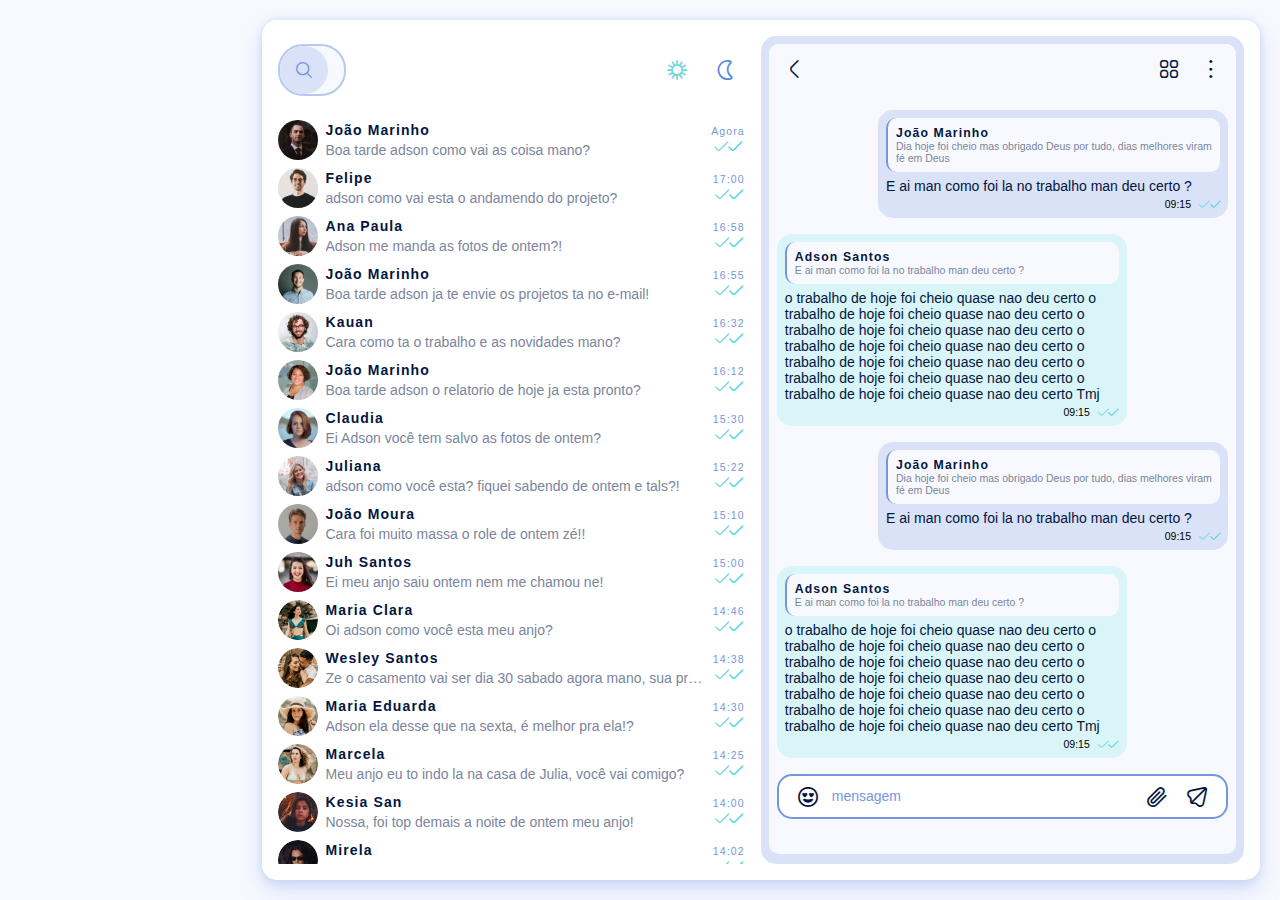
<file: mensagem.html>
<!DOCTYPE html>
<html lang="pt-br">

<head>
  <meta charset="UTF-8">
  <meta http-equiv="X-UA-Compatible" content="IE=edge">
  <meta name="viewport" content="width=device-width, initial-scale=1.0">
  <link href="./css/uicons-regular-rounded.css" rel="stylesheet">
  <link rel="preconnect" href="https://fonts.googleapis.com">
  <link rel="preconnect" href="https://fonts.gstatic.com" crossorigin>
  <link href="https://fonts.googleapis.com/css2?family=Poppins:wght@400;500;600;700&family=Roboto:wght@400;500;700&display=swap" rel="stylesheet">
  <link rel="stylesheet" href="./css/style.css">
  <title>Social Rede</title>
</head>

<body>

  <!-- page load  -->
  <div class="spinner-bg">
    <div class="spinner"></div>
  </div>

  <div data-home class="container" id="mensagem">

    <!-- Sidenav -->
    <div class="sidenav">
      <div class="top">
        <div class="logo">
          <img class="light-logo" src="./img/logo.svg" alt="">
          <img class="dark-logo" src="./img/logo-dark.svg" alt="">
          <p class="f-18 b8">Social rede</p>
        </div>
        <div class="close" id="close-btn">
          <span><i class="fi fi-rr-cross"></i></span>
        </div>
      </div>
      <div class="bg-nav">
        <nav>
          <ul>
            <li><a data-link href="./index.html">
                <i class="fi fi-rr-layout-fluid"></i>
                <h2 class="f-14 c8">Feed</h2>
              </a>
            </li>
            <li><a data-link href="./explorar.html">
                <i class="fi fi-rr-navigation"></i>
                <h2 class="f-14 c8">Explorar</h2>
              </a>
            </li>
            <li><a data-link href="./short.html">
                <i class="fi fi-rr-play-alt"></i>
                <h2 class="f-14 c8">Shorts</h2>
              </a>
            </li>
            <li><a data-link class="active-sidenav" href="./mensagem.html">
                <i class="fi fi-rr-comments"></i>
                <h2 class="f-14 c8">Mensagem</h2>
              </a>
            </li>
            <li><a data-link href="./notificacao.html">
                <i class="fi fi-rr-bell"></i>
                <h2 class="f-14 c8">Notificação</h2>
                <span class="notificação f-12">5</span>
              </a>
            </li>
            <li><a data-link href="./live.html">
                <i class="fi fi-rr-camera"></i>
                <h2 class="f-14 c8">Live</h2>
              </a>
            </li>
            <span class="sep-nav"></span>
            <li><a data-link href="./configuracao.html">
                <i class="fi fi-rr-settings"></i>
                <h2 class="f-14 c8">Configuração</h2>
              </a>
            </li>
            <li><a data-link href="./login.html">
                <i class="fi fi-rr-sign-out-alt"></i>
                <h2 class="f-14 c8">login</h2>
              </a>
            </li>
          </ul>
        </nav>
        <div class="perfil-sidenav">
          <h2 class="f-18 b8">Perfil</h2>
          <div class="bg-perfilnav">
            <img src="./img/perfil-principal.jpg" alt="Perfil Usuario">
            <div>
              <h3 class="f-12 b8">Adson Santos</h3>
              <p class="f-10 c7">on-line</p>
            </div>
            <a data-link href="./perfil.html"><i class="fi fi-rr-caret-down"></i></a>
          </div>
        </div>
      </div>
    </div>


    <!-- Main -->

    <main class="content">

      <div class="pesquisa-bg">
        <div class="pesquisa-cotainer">
          <div class="menu">
            <a href="#"><i class="fi fi-rr-menu-burger"></i></a>
          </div>
          <div id="pesquisa">
            <input type="text" id="pesquisa" placeholder="Pesquisar">
          </div>
          <div class="modo-noturno">
            <a class="btn-light" href="#"><i class="fi fi-rr-sun"></i></a>
            <a class="btn-dark" href="#"><i class="fi fi-rr-moon"></i></a>
            <a href="./mensagem.html"><i class="fi fi-rr-comments"></i></a>
          </div>
        </div>
      </div>

      <div class="publicacao-bg">
        <div class="container-mensagem">
          <div class="pagina-inicial-mensagem">
            <div class="mensagem-pagina">
              <div class="pesquisa-conversas">
                <div class="pesquisa-menu-e-ps">
                  <div class="menu">
                    <a href="#"><i class="fi fi-rr-menu-burger"></i></a>
                  </div>
                  <input type="checkbox" id="item-check">
                  <div class="search-conversa">
                    <label for="item-check"><i class="fi fi-rr-search"></i></label>
                    <input type="search" id="search" placeholder="Pesquisar...">
                  </div>
                </div>
                <div class="modo-noturno">
                  <a class="btn-light" href="#"><i class="fi fi-rr-sun"></i></a>
                  <a class="btn-dark" href="#"><i class="fi fi-rr-moon"></i></a>
                  <a href="#"><i class="fi fi-rr-comments"></i></a>
                </div>
              </div>
              <ul class="lista-conversa-home">
                <li>
                  <a class="mensagem-btn-abrir " href="#">
                    <div class="mensagem-bloco">
                      <img class="perfil" src="./img/story/story1.jpg" alt="foto perfil mensagem">
                      <h2 class="f-16 b8">João Marinho</h2>
                      <span class="b8-2">Boa tarde adson como vai as coisa mano?</span>
                    </div>
                    <div class="informacao-masagem">
                      <div class="info-mensagem">
                        <div class="mensagem-visto">
                          <p class="f-12">Agora</p>
                          <div class="visto-mensagem">
                            <i class="fi fi-rr-check"></i>
                            <i class="fi fi-rr-check"></i>
                          </div>
                        </div>
                      </div>
                    </div>
                  </a>
                </li>
                <li>
                  <a class="mensagem-btn-abrir ativo" href="#">
                    <div class="mensagem-bloco">
                      <img class="perfil" src="./img/story/story.jpg" alt="foto perfil mensagem">
                      <h2 class="f-16 b8">Felipe</h2>
                      <span class="b8-2">adson como vai esta o andamendo do projeto?</span>
                    </div>
                    <div class="informacao-masagem">
                      <div class="info-mensagem">
                        <div class="mensagem-visto">
                          <p class="f-12">17:00</p>
                          <div class="visto-mensagem">
                            <i class="fi fi-rr-check"></i>
                            <i class="fi fi-rr-check"></i>
                          </div>
                        </div>
                      </div>
                    </div>
                  </a>
                </li>
                <li>
                  <a class="mensagem-btn-abrir " href="#">
                    <div class="mensagem-bloco">
                      <img class="perfil" src="./img/story/story2.jpg" alt="foto perfil mensagem">
                      <h2 class="f-16 b8">Ana Paula</h2>
                      <span class="b8-2">Adson me manda as fotos de ontem?!</span>
                    </div>
                    <div class="informacao-masagem">
                      <div class="info-mensagem">
                        <div class="mensagem-visto">
                          <p class="f-12">16:58</p>
                          <div class="visto-mensagem">
                            <i class="fi fi-rr-check"></i>
                            <i class="fi fi-rr-check"></i>
                          </div>
                        </div>
                      </div>
                    </div>
                  </a>
                </li>
                <li>
                  <a class="mensagem-btn-abrir " href="#">
                    <div class="mensagem-bloco">
                      <img class="perfil" src="./img/story/story3.jpg" alt="foto perfil mensagem">
                      <h2 class="f-16 b8">João Marinho</h2>
                      <span class="b8-2">Boa tarde adson ja te envie os projetos ta no e-mail!</span>
                    </div>
                    <div class="informacao-masagem">
                      <div class="info-mensagem">
                        <div class="mensagem-visto">
                          <p class="f-12">16:55</p>
                          <div class="visto-mensagem">
                            <i class="fi fi-rr-check"></i>
                            <i class="fi fi-rr-check"></i>
                          </div>
                        </div>
                      </div>
                    </div>
                  </a>
                </li>
                <li>
                  <a class="mensagem-btn-abrir " href="#">
                    <div class="mensagem-bloco">
                      <img class="perfil" src="./img/story/story4.jpg" alt="foto perfil mensagem">
                      <h2 class="f-16 b8">Kauan</h2>
                      <span class="b8-2">Cara como ta o trabalho e as novidades mano?</span>
                    </div>
                    <div class="informacao-masagem">
                      <div class="info-mensagem">
                        <div class="mensagem-visto">
                          <p class="f-12">16:32</p>
                          <div class="visto-mensagem">
                            <i class="fi fi-rr-check"></i>
                            <i class="fi fi-rr-check"></i>
                          </div>
                        </div>
                      </div>
                    </div>
                  </a>
                </li>
                <li>
                  <a class="mensagem-btn-abrir " href="#">
                    <div class="mensagem-bloco">
                      <img class="perfil" src="./img/story/story5.jpg" alt="foto perfil mensagem">
                      <h2 class="f-16 b8">João Marinho</h2>
                      <span class="b8-2">Boa tarde adson o relatorio de hoje ja esta pronto?</span>
                    </div>
                    <div class="informacao-masagem">
                      <div class="info-mensagem">
                        <div class="mensagem-visto">
                          <p class="f-12">16:12</p>
                          <div class="visto-mensagem">
                            <i class="fi fi-rr-check"></i>
                            <i class="fi fi-rr-check"></i>
                          </div>
                        </div>
                      </div>
                    </div>
                  </a>
                </li>
                <li>
                  <a class="mensagem-btn-abrir " href="#">
                    <div class="mensagem-bloco">
                      <img class="perfil" src="./img/story/story6.jpg" alt="foto perfil mensagem">
                      <h2 class="f-16 b8">Claudia</h2>
                      <span class="b8-2">Ei Adson você tem salvo as fotos de ontem?</span>
                    </div>
                    <div class="informacao-masagem">
                      <div class="info-mensagem">
                        <div class="mensagem-visto">
                          <p class="f-12">15:30</p>
                          <div class="visto-mensagem">
                            <i class="fi fi-rr-check"></i>
                            <i class="fi fi-rr-check"></i>
                          </div>
                        </div>
                      </div>
                    </div>
                  </a>
                </li>
                <li>
                  <a class="mensagem-btn-abrir ativo" href="#">
                    <div class="mensagem-bloco">
                      <img class="perfil" src="./img/story/story7.jpg" alt="foto perfil mensagem">
                      <h2 class="f-16 b8">Juliana</h2>
                      <span class="b8-2">adson como você esta? fiquei sabendo de ontem e tals?!</span>
                    </div>
                    <div class="informacao-masagem">
                      <div class="info-mensagem">
                        <div class="mensagem-visto">
                          <p class="f-12">15:22</p>
                          <div class="visto-mensagem">
                            <i class="fi fi-rr-check"></i>
                            <i class="fi fi-rr-check"></i>
                          </div>
                        </div>
                      </div>
                    </div>
                  </a>
                </li>
                <li>
                  <a class="mensagem-btn-abrir " href="#">
                    <div class="mensagem-bloco">
                      <img class="perfil" src="./img/story/story8.jpg" alt="foto perfil mensagem">
                      <h2 class="f-16 b8">João Moura</h2>
                      <span class="b8-2">Cara foi muito massa o role de ontem zé!!</span>
                    </div>
                    <div class="informacao-masagem">
                      <div class="info-mensagem">
                        <div class="mensagem-visto">
                          <p class="f-12">15:10</p>
                          <div class="visto-mensagem">
                            <i class="fi fi-rr-check"></i>
                            <i class="fi fi-rr-check"></i>
                          </div>
                        </div>
                      </div>
                    </div>
                  </a>
                </li>
                <li>
                  <a class="mensagem-btn-abrir " href="#">
                    <div class="mensagem-bloco">
                      <img class="perfil" src="./img/story/story9.jpg" alt="foto perfil mensagem">
                      <h2 class="f-16 b8">Juh Santos</h2>
                      <span class="b8-2">Ei meu anjo saiu ontem nem me chamou ne!</span>
                    </div>
                    <div class="informacao-masagem">
                      <div class="info-mensagem">
                        <div class="mensagem-visto">
                          <p class="f-12">15:00</p>
                          <div class="visto-mensagem">
                            <i class="fi fi-rr-check"></i>
                            <i class="fi fi-rr-check"></i>
                          </div>
                        </div>
                      </div>
                    </div>
                  </a>
                </li>
                <li>
                  <a class="mensagem-btn-abrir " href="#">
                    <div class="mensagem-bloco">
                      <img class="perfil" src="./img/contatos/contato1.jpg" alt="foto perfil mensagem">
                      <h2 class="f-16 b8">Maria Clara</h2>
                      <span class="b8-2">Oi adson como você esta meu anjo?</span>
                    </div>
                    <div class="informacao-masagem">
                      <div class="info-mensagem">
                        <div class="mensagem-visto">
                          <p class="f-12">14:46</p>
                          <div class="visto-mensagem">
                            <i class="fi fi-rr-check"></i>
                            <i class="fi fi-rr-check"></i>
                          </div>
                        </div>
                      </div>
                    </div>
                  </a>
                </li>
                <li>
                  <a class="mensagem-btn-abrir " href="#">
                    <div class="mensagem-bloco">
                      <img class="perfil" src="./img/contatos/contato2.jpg" alt="foto perfil mensagem">
                      <h2 class="f-16 b8">Wesley Santos</h2>
                      <span class="b8-2">Ze o casamento vai ser dia 30 sabado agora mano, sua presensa é essencial lá man!</span>
                    </div>
                    <div class="informacao-masagem">
                      <div class="info-mensagem">
                        <div class="mensagem-visto">
                          <p class="f-12">14:38</p>
                          <div class="visto-mensagem">
                            <i class="fi fi-rr-check"></i>
                            <i class="fi fi-rr-check"></i>
                          </div>
                        </div>
                      </div>
                    </div>
                  </a>
                </li>
                <li>
                  <a class="mensagem-btn-abrir ativo" href="#">
                    <div class="mensagem-bloco">
                      <img class="perfil" src="./img/contatos/contato3.jpg" alt="foto perfil mensagem">
                      <h2 class="f-16 b8">Maria Eduarda</h2>
                      <span class="b8-2">Adson ela desse que na sexta, é melhor pra ela!?</span>
                    </div>
                    <div class="informacao-masagem">
                      <div class="info-mensagem">
                        <div class="mensagem-visto">
                          <p class="f-12">14:30</p>
                          <div class="visto-mensagem">
                            <i class="fi fi-rr-check"></i>
                            <i class="fi fi-rr-check"></i>
                          </div>
                        </div>
                      </div>
                    </div>
                  </a>
                </li>
                <li>
                  <a class="mensagem-btn-abrir " href="#">
                    <div class="mensagem-bloco">
                      <img class="perfil" src="./img/contatos/contato4.jpg" alt="foto perfil mensagem">
                      <h2 class="f-16 b8">Marcela</h2>
                      <span class="b8-2">Meu anjo eu to indo la na casa de Julia, você vai comigo?</span>
                    </div>
                    <div class="informacao-masagem">
                      <div class="info-mensagem">
                        <div class="mensagem-visto">
                          <p class="f-12">14:25</p>
                          <div class="visto-mensagem">
                            <i class="fi fi-rr-check"></i>
                            <i class="fi fi-rr-check"></i>
                          </div>
                        </div>
                      </div>
                    </div>
                  </a>
                </li>
                <li>
                  <a class="mensagem-btn-abrir " href="#">
                    <div class="mensagem-bloco">
                      <img class="perfil" src="./img/contatos/contato5.jpg" alt="foto perfil mensagem">
                      <h2 class="f-16 b8">Kesia San</h2>
                      <span class="b8-2">Nossa, foi top demais a noite de ontem meu anjo!</span>
                    </div>
                    <div class="informacao-masagem">
                      <div class="info-mensagem">
                        <div class="mensagem-visto">
                          <p class="f-12">14:00</p>
                          <div class="visto-mensagem">
                            <i class="fi fi-rr-check"></i>
                            <i class="fi fi-rr-check"></i>
                          </div>
                        </div>
                      </div>
                    </div>
                  </a>
                </li>
                <li>
                  <a class="mensagem-btn-abrir " href="#">
                    <div class="mensagem-bloco">
                      <img class="perfil" src="./img/contatos/contato6.jpg" alt="foto perfil mensagem">
                      <h2 class="f-16 b8">Mirela </h2>
                      <span class="b8-2">Oi meu anjo, eu vi você passando hoje lá na rua, nem falou comigo ne!?</span>
                    </div>
                    <div class="informacao-masagem">
                      <div class="info-mensagem">
                        <div class="mensagem-visto">
                          <p class="f-12">14:02</p>
                          <div class="visto-mensagem">
                            <i class="fi fi-rr-check"></i>
                            <i class="fi fi-rr-check"></i>
                          </div>
                        </div>
                      </div>
                    </div>
                  </a>
                </li>
                <li>
                  <a class="mensagem-btn-abrir " href="#">
                    <div class="mensagem-bloco">
                      <img class="perfil" src="./img/contatos/contato7.jpg" alt="foto perfil mensagem">
                      <h2 class="f-16 b8">Dev Luan</h2>
                      <span class="b8-2">Boa tarde adson eu já fiz o commit das alterações do projeto.</span>
                    </div>
                    <div class="informacao-masagem">
                      <div class="info-mensagem">
                        <div class="mensagem-visto">
                          <p class="f-12">13:54</p>
                          <div class="visto-mensagem">
                            <i class="fi fi-rr-check"></i>
                            <i class="fi fi-rr-check"></i>
                          </div>
                        </div>
                      </div>
                    </div>
                  </a>
                </li>
                <li>
                  <a class="mensagem-btn-abrir " href="#">
                    <div class="mensagem-bloco">
                      <img class="perfil" src="./img/contatos/contato8.jpg" alt="foto perfil mensagem">
                      <h2 class="f-16 b8">Milena</h2>
                      <span class="b8-2">Meu anjo, eu queria te ver hoje meu bem? tem como ?</span>
                    </div>
                    <div class="informacao-masagem">
                      <div class="info-mensagem">
                        <div class="mensagem-visto">
                          <p class="f-12">13:36</p>
                          <div class="visto-mensagem">
                            <i class="fi fi-rr-check"></i>
                            <i class="fi fi-rr-check"></i>
                          </div>
                        </div>
                      </div>
                    </div>
                  </a>
                </li>

              </ul>
            </div>
            <div class="mensagem-aberta-bg">
              <div class="mesagem-aberta">
                <div class="menu-mensagem">
                  <div class="volta-mensagem-container">
                    <a class="volta-mensagem-desktop" href="#">
                      <i class="fi fi-rr-angle-left"></i>
                    </a>
                  </div>
                  <div class="menu-interna-mensagem">
                    <div class="modo-noturno interna-modo-n">
                      <a class="btn-light" href="#"><i class="fi fi-rr-sun"></i></a>
                      <a class="btn-dark" href="#"><i class="fi fi-rr-moon"></i></a>
                      <a href="#"><i class="fi fi-rr-comments"></i></a>
                    </div>
                    <a href="#">
                      <i class="fi fi-rr-apps"></i>
                    </a>
                    <a href="#">
                      <i class="fi fi-rr-menu-dots-vertical"></i>
                    </a>
                  </div>
                </div>
                <!-- mensagem enviada -->
                <div class="mensagem-enviada">
                  <div class="resposta">
                    <div class="responder">
                      <h3 class="f-14 b8">João Marinho</h3>
                      <p class="f-12-n b8-2">Dia hoje foi cheio mas obrigado
                        Deus por tudo, dias melhores viram
                        fé em Deus</p>
                    </div>
                    <p class="b8">E ai man como foi la no trabalho man deu certo ?</p>
                    <div class="info-mensagem-aberta">
                      <span class="h-recebida f-12-n">09:15</span>
                      <div class="visto-mensagem-aberta">
                        <i class="fi fi-rr-check"></i>
                        <i class="fi fi-rr-check"></i>
                      </div>
                    </div>
                  </div>
                </div>
                <!-- mensagem recebida -->
                <div class="mensagem-recebida">
                  <div class="resposta-recebida">
                    <div class="responder">
                      <h3 class="f-14 b8">Adson Santos</h3>
                      <p class="f-12-n b8-2">E ai man como foi la no trabalho man deu certo ?</p>
                    </div>
                    <p class="b8">o trabalho de hoje foi cheio quase nao deu certo o trabalho de hoje foi cheio quase nao deu certo o trabalho de hoje foi cheio quase nao deu certo o trabalho de hoje foi cheio quase nao deu certo o trabalho de hoje foi cheio quase nao deu certo o trabalho de hoje foi cheio quase nao deu certo o trabalho de hoje foi cheio quase nao deu certo Tmj </p>
                    <div class="info-mensagem-aberta">
                      <span class="h-recebida f-12-n">09:15</span>
                      <div class="visto-mensagem-aberta">
                        <i class="fi fi-rr-check"></i>
                        <i class="fi fi-rr-check"></i>
                      </div>
                    </div>
                  </div>
                </div>
                <!-- mensagem enviada -->
                <div class="mensagem-enviada">
                  <div class="resposta">
                    <div class="responder">
                      <h3 class="f-14 b8">João Marinho</h3>
                      <p class="f-12-n b8-2">Dia hoje foi cheio mas obrigado
                        Deus por tudo, dias melhores viram
                        fé em Deus</p>
                    </div>
                    <p class="b8">E ai man como foi la no trabalho man deu certo ?</p>
                    <div class="info-mensagem-aberta">
                      <span class="h-recebida f-12-n">09:15</span>
                      <div class="visto-mensagem-aberta">
                        <i class="fi fi-rr-check"></i>
                        <i class="fi fi-rr-check"></i>
                      </div>
                    </div>
                  </div>
                </div>
                <!-- mensagem recebida -->
                <div class="mensagem-recebida">
                  <div class="resposta-recebida">
                    <div class="responder">
                      <h3 class="f-14 b8">Adson Santos</h3>
                      <p class="f-12-n b8-2">E ai man como foi la no trabalho man deu certo ?</p>
                    </div>
                    <p class="b8">o trabalho de hoje foi cheio quase nao deu certo o trabalho de hoje foi cheio quase nao deu certo o trabalho de hoje foi cheio quase nao deu certo o trabalho de hoje foi cheio quase nao deu certo o trabalho de hoje foi cheio quase nao deu certo o trabalho de hoje foi cheio quase nao deu certo o trabalho de hoje foi cheio quase nao deu certo Tmj </p>
                    <div class="info-mensagem-aberta">
                      <span class="h-recebida f-12-n">09:15</span>
                      <div class="visto-mensagem-aberta">
                        <i class="fi fi-rr-check"></i>
                        <i class="fi fi-rr-check"></i>
                      </div>
                    </div>
                  </div>
                </div>
                <!-- campo de texto -->
                <div class="campo-texto">
                  <div class="input-container">
                    <div class="input-mensagem-emoji">
                      <button>
                        <i class="fi fi-rr-grin-hearts"></i>
                      </button>
                      <input type="text" id='text' name="text" placeholder="mensagem">
                    </div>
                    <div class="enviar-anexo">
                      <input type="file" name="file" id="file">
                      <label for="file" id="file"><i class="fi fi-rr-clip"></i></label>
                      <button>
                        <i class="fi fi-rr-paper-plane"></i>
                      </button>
                    </div>
                  </div>
                </div>
              </div>
            </div>
          </div>
        </div>
      </div>

    </main>

    <!-- Nav-mobile -->
    <div class="container-nav-mobile">
      <div class="navigation">
        <ul>
          <li class="list">
            <a data-link href="./index.html">
              <span class="icon">
                <i class="fi fi-rr-layout-fluid"></i>
              </span>
              <span class="text">Feed</span>
            </a>
            <div class="indicator"></div>
          </li>
          <li class="list">
            <a data-link href="./explorar.html">
              <span class="icon">
                <i class="fi fi-rr-navigation"></i>
              </span>
              <span class="text">Explo</span>
            </a>
            <div class="indicator"></div>
          </li>
          <li class="list">
            <a data-link href="./short.html">
              <span class="icon">
                <i class="fi fi-rr-play-alt"></i>
              </span>
              <span class="text">Short</span>
            </a>
            <div class="indicator"></div>
          </li>
          <li class="list">

            <a data-link href="./notificacao.html">
              <span class="icon">
                <i class="fi fi-rr-bell"></i>
              </span>
              <span class="text">Noti</span>
            </a>
            <div class="indicator"></div>
          </li>
          <li class="list">
            <a data-link href="./perfil.html">
              <span class="icon">
                <i class="fi fi-rr-user"></i>
              </span>
              <span class="text">User</span>
            </a>
            <div class="indicator"></div>
          </li>
        </ul>
      </div>
    </div>

    <!-- Notificação -->

    <div class="barra-lateral">
      <!-- Storys -->
      <div class="storys">
        <h2 class="f-14 b8">Story</h2>
        <ul class="storys-lista">
          <li>
            <a href="#"><img class="perfil" src="./img/story/story10.jpg" alt=""></a>
          </li>
          <li>
            <a href="#"><img class="perfil" src="./img/story/story1.jpg" alt=""></a>
          </li>
          <li>
            <a href="#"><img class="perfil" src="./img/story/story2.jpg" alt=""></a>
          </li>
          <li>
            <a href="#"><img class="perfil" src="./img/story/story3.jpg" alt=""></a>
          </li>
          <li>
            <a href="#"><img class="perfil" src="./img/story/story4.jpg" alt=""></a>
          </li>
          <li>
            <a href="#"><img class="perfil" src="./img/story/story5.jpg" alt=""></a>
          </li>
          <li>
            <a href="#"><img class="perfil" src="./img/story/story6.jpg" alt=""></a>
          </li>
          <li>
            <a href="#"><img class="perfil" src="./img/story/story7.jpg" alt=""></a>
          </li>
          <li>
            <a href="#"><img class="perfil" src="./img/story/story8.jpg" alt=""></a>
          </li>
          <li>
            <a href="#"><img class="perfil" src="./img/story/story9.jpg" alt=""></a>
          </li>
        </ul>
      </div>
      <!-- Mensagem -->
      <div>
        <h2 class="f-14 b8 titulo-mensagem">Contatos</h2>
        <div class="mensagem">
          <ul>
            <li>
              <a href="./mensagem.html">
                <div class="online">
                  <img class="perfil" src="./img/story/story.jpg" alt="foto perfil mensagem">
                </div>
                <div class="info-mensagem-barra">
                  <div class="top-mensagem-barra">
                    <h2 class="f-16 b8">Felipe</h2>
                    <p class="f-12">Agora</p>
                  </div>
                  <div class="mensagem-visto-barra">
                    <span class="b8-2">Boa tarde adson como vai as</span>
                    <div class="visto-mensagem">
                      <i class="fi fi-rr-check"></i>
                      <i class="fi fi-rr-check"></i>
                    </div>
                  </div>
                </div>
              </a>
            </li>
            <li>
              <a href="./mensagem.html">
                <div class="online">
                  <img class="perfil" src="./img/story/story1.jpg" alt="foto perfil mensagem">
                </div>
                <div class="info-mensagem-barra">
                  <div class="top-mensagem-barra">
                    <h2 class="f-16 b8">João Marinho</h2>
                    <p class="f-12">09:15</p>
                  </div>
                  <div class="mensagem-visto-barra">
                    <span class="b8-2">Boa tarde adson como vai as</span>
                    <div class="visto-mensagem">
                      <i class="fi fi-rr-check"></i>
                      <i class="fi fi-rr-check"></i>
                    </div>
                  </div>
                </div>
              </a>
            </li>
            <li>
              <a href="./mensagem.html">
                <div class="online">
                  <img class="perfil" src="./img/story/story2.jpg" alt="foto perfil mensagem">
                </div>
                <div class="info-mensagem-barra">
                  <div class="top-mensagem-barra">
                    <h2 class="f-16 b8">Ana Paula</h2>
                    <p class="f-12">09:00</p>
                  </div>
                  <div class="mensagem-visto-barra">
                    <span class="b8-2">Boa tarde adson como vai as</span>
                    <div class="visto-mensagem">
                      <i class="fi fi-rr-check"></i>
                      <i class="fi fi-rr-check"></i>
                    </div>
                  </div>
                </div>
              </a>
            </li>
            <li>
              <a href="./mensagem.html">
                <div class="offline">
                  <img class="perfil" src="./img/story/story3.jpg" alt="foto perfil mensagem">
                </div>
                <div class="info-mensagem-barra">
                  <div class="top-mensagem-barra">
                    <h2 class="f-16 b8">Jhonatas</h2>
                    <p class="f-12">08:57</p>
                  </div>
                  <div class="mensagem-visto-barra">
                    <span class="b8-2">Boa tarde adson como vai as</span>
                    <div class="visto-mensagem">
                      <i class="fi fi-rr-check"></i>
                      <i class="fi fi-rr-check"></i>
                    </div>
                  </div>
                </div>
              </a>
            </li>
            <li>
              <a href="./mensagem.html">
                <div class="online">
                  <img class="perfil" src="./img/story/story4.jpg" alt="foto perfil mensagem">
                </div>
                <div class="info-mensagem-barra">
                  <div class="top-mensagem-barra">
                    <h2 class="f-16 b8">Kauan</h2>
                    <p class="f-12">08:45</p>
                  </div>
                  <div class="mensagem-visto-barra">
                    <span class="b8-2">Boa tarde adson como vai as</span>
                    <div class="visto-mensagem">
                      <i class="fi fi-rr-check"></i>
                      <i class="fi fi-rr-check"></i>
                    </div>
                  </div>
                </div>
              </a>
            </li>
            <li>
              <a href="./mensagem.html">
                <div class="offline">
                  <img class="perfil" src="./img/story/story5.jpg" alt="foto perfil mensagem">
                </div>
                <div class="info-mensagem-barra">
                  <div class="top-mensagem-barra">
                    <h2 class="f-16 b8">Andresa</h2>
                    <p class="f-12">08:20</p>
                  </div>
                  <div class="mensagem-visto-barra">
                    <span class="b8-2">Boa tarde adson como vai as</span>
                    <div class="visto-mensagem">
                      <i class="fi fi-rr-check"></i>
                      <i class="fi fi-rr-check"></i>
                    </div>
                  </div>
                </div>
              </a>
            </li>
            <li>
              <a href="./mensagem.html">
                <div class="online">
                  <img class="perfil" src="./img/story/story6.jpg" alt="foto perfil mensagem">
                </div>
                <div class="info-mensagem-barra">
                  <div class="top-mensagem-barra">
                    <h2 class="f-16 b8">Claudia</h2>
                    <p class="f-12">08:12</p>
                  </div>
                  <div class="mensagem-visto-barra">
                    <span class="b8-2">Boa tarde adson como vai as</span>
                    <div class="visto-mensagem">
                      <i class="fi fi-rr-check"></i>
                      <i class="fi fi-rr-check"></i>
                    </div>
                  </div>
                </div>
              </a>
            </li>
            <li>
              <a href="./mensagem.html">
                <div class="offline">
                  <img class="perfil" src="./img/story/story.jpg" alt="foto perfil mensagem">
                </div>
                <div class="info-mensagem-barra">
                  <div class="top-mensagem-barra">
                    <h2 class="f-16 b8">Felipe</h2>
                    <p class="f-12">07:58</p>
                  </div>
                  <div class="mensagem-visto-barra">
                    <span class="b8-2">Boa tarde adson como vai as</span>
                    <div class="visto-mensagem">
                      <i class="fi fi-rr-check"></i>
                      <i class="fi fi-rr-check"></i>
                    </div>
                  </div>
                </div>
              </a>
            </li>
            <li>
              <a href="./mensagem.html">
                <div class="online">
                  <img class="perfil" src="./img/story/story.jpg" alt="foto perfil mensagem">
                </div>
                <div class="info-mensagem-barra">
                  <div class="top-mensagem-barra">
                    <h2 class="f-16 b8">Felipe</h2>
                    <p class="f-12">Agora</p>
                  </div>
                  <div class="mensagem-visto-barra">
                    <span class="b8-2">Boa tarde adson como vai as</span>
                    <div class="visto-mensagem">
                      <i class="fi fi-rr-check"></i>
                      <i class="fi fi-rr-check"></i>
                    </div>
                  </div>
                </div>
              </a>
            </li>
            <li>
              <a href="./mensagem.html">
                <div class="online">
                  <img class="perfil" src="./img/story/story1.jpg" alt="foto perfil mensagem">
                </div>
                <div class="info-mensagem-barra">
                  <div class="top-mensagem-barra">
                    <h2 class="f-16 b8">João Marinho</h2>
                    <p class="f-12">09:15</p>
                  </div>
                  <div class="mensagem-visto-barra">
                    <span class="b8-2">Boa tarde adson como vai as</span>
                    <div class="visto-mensagem">
                      <i class="fi fi-rr-check"></i>
                      <i class="fi fi-rr-check"></i>
                    </div>
                  </div>
                </div>
              </a>
            </li>
            <li>
              <a href="./mensagem.html">
                <div class="online">
                  <img class="perfil" src="./img/story/story2.jpg" alt="foto perfil mensagem">
                </div>
                <div class="info-mensagem-barra">
                  <div class="top-mensagem-barra">
                    <h2 class="f-16 b8">Ana Paula</h2>
                    <p class="f-12">09:00</p>
                  </div>
                  <div class="mensagem-visto-barra">
                    <span class="b8-2">Boa tarde adson como vai as</span>
                    <div class="visto-mensagem">
                      <i class="fi fi-rr-check"></i>
                      <i class="fi fi-rr-check"></i>
                    </div>
                  </div>
                </div>
              </a>
            </li>
            <li>
              <a href="./mensagem.html">
                <div class="offline">
                  <img class="perfil" src="./img/story/story3.jpg" alt="foto perfil mensagem">
                </div>
                <div class="info-mensagem-barra">
                  <div class="top-mensagem-barra">
                    <h2 class="f-16 b8">Jhonatas</h2>
                    <p class="f-12">08:57</p>
                  </div>
                  <div class="mensagem-visto-barra">
                    <span class="b8-2">Boa tarde adson como vai as</span>
                    <div class="visto-mensagem">
                      <i class="fi fi-rr-check"></i>
                      <i class="fi fi-rr-check"></i>
                    </div>
                  </div>
                </div>
              </a>
            </li>
            <li>
              <a href="./mensagem.html">
                <div class="online">
                  <img class="perfil" src="./img/story/story4.jpg" alt="foto perfil mensagem">
                </div>
                <div class="info-mensagem-barra">
                  <div class="top-mensagem-barra">
                    <h2 class="f-16 b8">Kauan</h2>
                    <p class="f-12">08:45</p>
                  </div>
                  <div class="mensagem-visto-barra">
                    <span class="b8-2">Boa tarde adson como vai as</span>
                    <div class="visto-mensagem">
                      <i class="fi fi-rr-check"></i>
                      <i class="fi fi-rr-check"></i>
                    </div>
                  </div>
                </div>
              </a>
            </li>
            <li>
              <a href="./mensagem.html">
                <div class="offline">
                  <img class="perfil" src="./img/story/story5.jpg" alt="foto perfil mensagem">
                </div>
                <div class="info-mensagem-barra">
                  <div class="top-mensagem-barra">
                    <h2 class="f-16 b8">Andresa</h2>
                    <p class="f-12">08:20</p>
                  </div>
                  <div class="mensagem-visto-barra">
                    <span class="b8-2">Boa tarde adson como vai as</span>
                    <div class="visto-mensagem">
                      <i class="fi fi-rr-check"></i>
                      <i class="fi fi-rr-check"></i>
                    </div>
                  </div>
                </div>
              </a>
            </li>
            <li>
              <a href="./mensagem.html">
                <div class="online">
                  <img class="perfil" src="./img/story/story6.jpg" alt="foto perfil mensagem">
                </div>
                <div class="info-mensagem-barra">
                  <div class="top-mensagem-barra">
                    <h2 class="f-16 b8">Claudia</h2>
                    <p class="f-12">08:12</p>
                  </div>
                  <div class="mensagem-visto-barra">
                    <span class="b8-2">Boa tarde adson como vai as</span>
                    <div class="visto-mensagem">
                      <i class="fi fi-rr-check"></i>
                      <i class="fi fi-rr-check"></i>
                    </div>
                  </div>
                </div>
              </a>
            </li>
            <li>
              <a href="./mensagem.html">
                <div class="offline">
                  <img class="perfil" src="./img/story/story.jpg" alt="foto perfil mensagem">
                </div>
                <div class="info-mensagem-barra">
                  <div class="top-mensagem-barra">
                    <h2 class="f-16 b8">Felipe</h2>
                    <p class="f-12">07:58</p>
                  </div>
                  <div class="mensagem-visto-barra">
                    <span class="b8-2">Boa tarde adson como vai as</span>
                    <div class="visto-mensagem">
                      <i class="fi fi-rr-check"></i>
                      <i class="fi fi-rr-check"></i>
                    </div>
                  </div>
                </div>
              </a>
            </li>
          </ul>
        </div>
      </div>
    </div>

  </div>
  <script type="module" src="./js/script.js"></script>
</body>

</html>
</file>
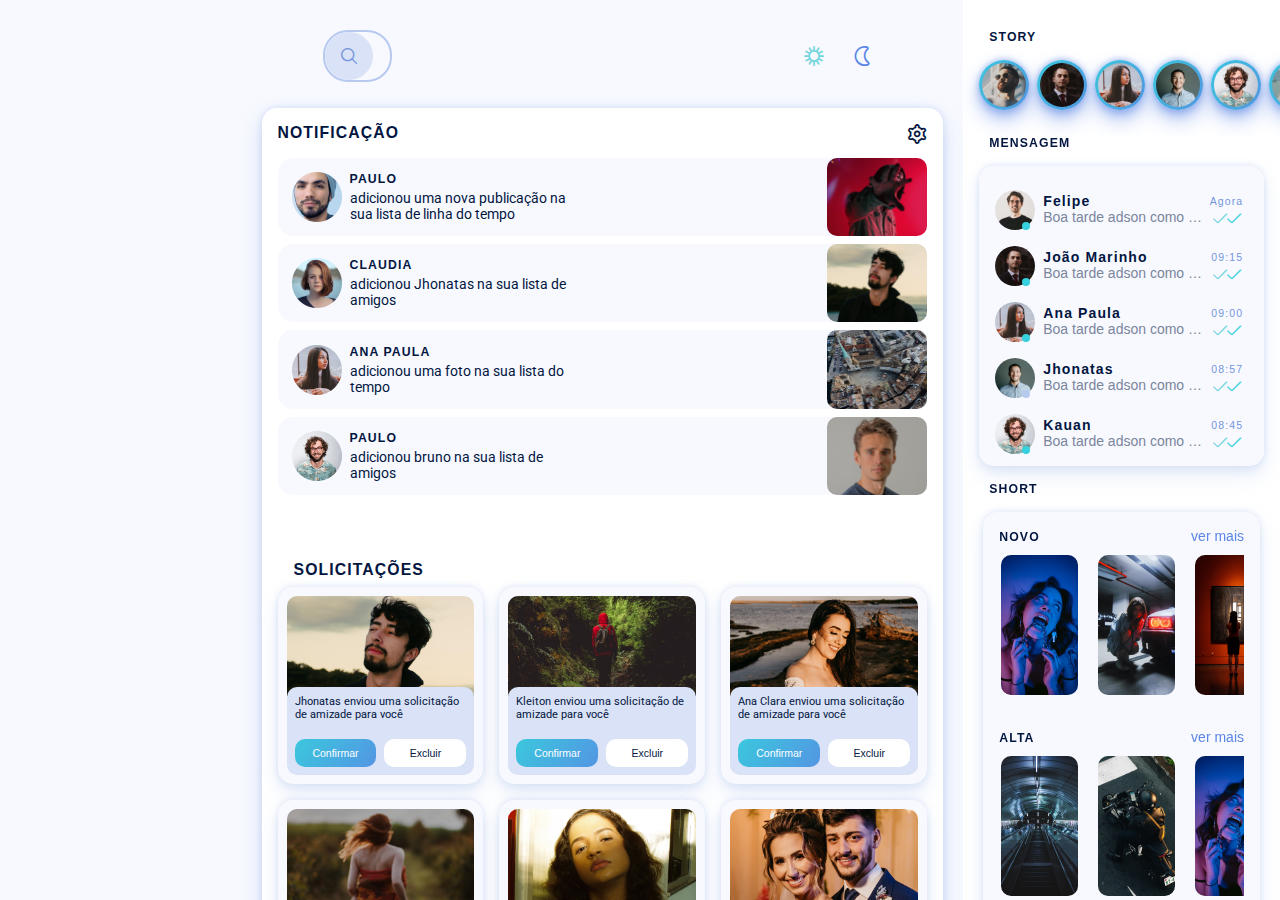
<file: notificacao.html>
<!DOCTYPE html>
<html lang="pt-br">

<head>
  <meta charset="UTF-8">
  <meta http-equiv="X-UA-Compatible" content="IE=edge">
  <meta name="viewport" content="width=device-width, initial-scale=1.0">
  <link href="./css/uicons-regular-rounded.css" rel="stylesheet">
  <link rel="preconnect" href="https://fonts.googleapis.com">
  <link rel="preconnect" href="https://fonts.gstatic.com" crossorigin>
  <link href="https://fonts.googleapis.com/css2?family=Poppins:wght@400;500;600;700&family=Roboto:wght@400;500;700&display=swap" rel="stylesheet">
  <link rel="stylesheet" href="./css/style.css">
  <title>Social Rede</title>
</head>

<body>
  <!-- page load  -->
  <div class="spinner-bg">
    <div class="spinner"></div>
  </div>

  <div data-home class="container" id="notificacao">

    <!-- Sidenav -->
    <div class="sidenav">
      <div class="top">
        <div class="logo">
          <img class="light-logo" src="./img/logo.svg" alt="">
          <img class="dark-logo" src="./img/logo-dark.svg" alt="">
          <p class="f-18 b8">Social rede</p>
        </div>
        <div class="close" id="close-btn">
          <span><i class="fi fi-rr-cross"></i></span>
        </div>
      </div>
      <div class="bg-nav">
        <nav>
          <ul>
            <li><a data-link href="./index.html">
                <i class="fi fi-rr-layout-fluid"></i>
                <h2 class="f-14 c8">Feed</h2>
              </a>
            </li>
            <li><a data-link href="./explorar.html">
                <i class="fi fi-rr-navigation"></i>
                <h2 class="f-14 c8">Explorar</h2>
              </a>
            </li>
            <li><a data-link href="./short.html">
                <i class="fi fi-rr-play-alt"></i>
                <h2 class="f-14 c8">Shorts</h2>
              </a>
            </li>
            <li><a data-link href="./mensagem.html">
                <i class="fi fi-rr-comments"></i>
                <h2 class="f-14 c8">Mensagem</h2>
              </a>
            </li>
            <li><a data-link class="active-sidenav" href="./notificacao.html">
                <i class="fi fi-rr-bell"></i>
                <h2 class="f-14 c8">Notificação</h2>
                <span class="notificação f-12">5</span>
              </a>
            </li>
            <li><a data-link href="./live.html">
                <i class="fi fi-rr-camera"></i>
                <h2 class="f-14 c8">Live</h2>
              </a>
            </li>
            <span class="sep-nav"></span>
            <li><a data-link href="./configuracao.html">
                <i class="fi fi-rr-settings"></i>
                <h2 class="f-14 c8">Configuração</h2>
              </a>
            </li>
            <li><a data-link href="./login.html">
                <i class="fi fi-rr-sign-out-alt"></i>
                <h2 class="f-14 c8">login</h2>
              </a>
            </li>
          </ul>
        </nav>
        <div class="perfil-sidenav">
          <h2 class="f-18 b8">Perfil</h2>
          <div class="bg-perfilnav">
            <img src="./img/perfil-principal.jpg" alt="Perfil Usuario">
            <div>
              <h3 class="f-12 b8">Adson Santos</h3>
              <p class="f-10 c7">on-line</p>
            </div>
            <a data-link href="./perfil.html"><i class="fi fi-rr-caret-down"></i></a>
          </div>
        </div>
      </div>
    </div>


    <!-- Main -->

    <main class="content">

      <div class="pesquisa-bg">
        <div class="pesquisa-cotainer">
          <div class="pesquisa-menu-e-ps">
            <div class="menu">
              <a href="#"><i class="fi fi-rr-menu-burger"></i></a>
            </div>
            <input type="checkbox" id="item-check">
            <div class="search-conversa">
              <label for="item-check"><i class="fi fi-rr-search"></i></label>
              <input type="search" id="search" placeholder="Pesquisar...">
            </div>
          </div>
          <div class="modo-noturno">
            <a class="btn-light" href="#"><i class="fi fi-rr-sun"></i></a>
            <a class="btn-dark" href="#"><i class="fi fi-rr-moon"></i></a>
            <a href="./mensagem.html"><i class="fi fi-rr-comments"></i></a>
          </div>
        </div>
      </div>

      <div class="publicacao-bg">
        <div class="container-notificacao">
          <div class="topo-notificacao">
            <h2 class="f-18 b8">Notificação</h2>
            <i class="fi fi-rr-settings"></i>
          </div>
          <div class="notificacao-container">
            <div class="info-notificacao">
              <img src="./img/notificacao/foto-perfil.png" alt="Foto de perfil">
              <div>
                <h3 class="f-14 b8">Paulo</h3>
                <p class="b5">adicionou uma nova publicação na sua lista de linha do tempo</p>
              </div>
            </div>
            <div class="previo-notificacao">
              <img src="./img/notificacao/foto.jpg" alt="Previo Notificação">
            </div>
          </div>
          <div class="notificacao-container">
            <div class="info-notificacao">
              <img src="./img/notificacao/foto-perfil-1.png" alt="Foto de perfil">
              <div>
                <h3 class="f-14 b8">Claudia</h3>
                <p class=" b5">adicionou Jhonatas na sua lista de amigos</p>
              </div>
            </div>
            <div class="previo-notificacao">
              <img src="./img/notificacao/foto-1.jpg" alt="Previo Notificação">
            </div>
          </div>
          <div class="notificacao-container">
            <div class="info-notificacao">
              <img src="./img/notificacao/foto-perfil-2.png" alt="Foto de perfil">
              <div>
                <h3 class="f-14 b8">Ana Paula</h3>
                <p class=" b5">adicionou uma foto na sua lista do tempo</p>
              </div>
            </div>
            <div class="previo-notificacao">
              <img src="./img/notificacao/foto-2.jpg" alt="Previo Notificação">
            </div>
          </div>
          <div class="notificacao-container">
            <div class="info-notificacao">
              <img src="./img/notificacao/foto-perfil-3.png" alt="Foto de perfil">
              <div>
                <h3 class="f-14 b8">Paulo</h3>
                <p class=" b5">adicionou bruno na sua lista de amigos</p>
              </div>
            </div>
            <div class="previo-notificacao">
              <img src="./img/notificacao/foto-3.jpg" alt="Previo Notificação">
            </div>
          </div>
        </div>
        <!-- Solicitação -->
        <div class="container-notificacao-s">
          <div class="topo-solicitacao">
            <h2 class="f-18 b8">Solicitações</h2>
          </div>
          <div class="solicitacoes">
            <div class="bg-solicitacao">
              <img src="./img/notificacao/foto-solicitacao.jpg" alt="Previo solicitacao">
              <div class="bg-confirmacao">
                <p class="b8">Jhonatas enviou uma solicitação de amizade para você</p>
                <button class="btn-c">Confirmar</button>
                <button class="btn-e">Excluir</button>
              </div>
            </div>
            <div class="bg-solicitacao">
              <img src="./img/notificacao/foto-solicitacao-1.jpg" alt="Previo solicitacao">
              <div class="bg-confirmacao">
                <p class="b8">Kleiton enviou uma solicitação de amizade para você</p>
                <button class="btn-c">Confirmar</button>
                <button class="btn-e">Excluir</button>
              </div>
            </div>
            <div class="bg-solicitacao">
              <img src="./img/notificacao/foto-solicitacao-2.jpg" alt="Previo solicitacao">
              <div class="bg-confirmacao">
                <p class="b8">Ana Clara enviou uma solicitação de amizade para você</p>
                <button class="btn-c">Confirmar</button>
                <button class="btn-e">Excluir</button>
              </div>
            </div>
            <div class="bg-solicitacao">
              <img src="./img/notificacao/foto-solicitacao-3.jpg" alt="Previo solicitacao">
              <div class="bg-confirmacao">
                <p class="b8">Bruna L. enviou uma solicitação de amizade para você</p>
                <button class="btn-c">Confirmar</button>
                <button class="btn-e">Excluir</button>
              </div>
            </div>
            <div class="bg-solicitacao">
              <img src="./img/notificacao/foto-solicitacao-4.jpg" alt="Previo solicitacao">
              <div class="bg-confirmacao">
                <p class="b8">Janile S. enviou uma solicitação de amizade para você</p>
                <button class="btn-c">Confirmar</button>
                <button class="btn-e">Excluir</button>
              </div>
            </div>
            <div class="bg-solicitacao">
              <img src="./img/notificacao/foto-solicitacao-5.jpg" alt="Previo solicitacao">
              <div class="bg-confirmacao">
                <p class="b8">Felipe N. enviou uma solicitação de amizade para você</p>
                <button class="btn-c">Confirmar</button>
                <button class="btn-e">Excluir</button>
              </div>
            </div>
          </div>
        </div>
      </div>

    </main>

    <!-- Nav-mobile -->
    <div class="container-nav-mobile">
      <div class="navigation">
        <ul>
          <li class="list">
            <a data-link href="./index.html">
              <span class="icon">
                <i class="fi fi-rr-layout-fluid"></i>
              </span>
              <span class="text">Feed</span>
            </a>
            <div class="indicator"></div>
          </li>
          <li class="list">
            <a data-link href="./explorar.html">
              <span class="icon">
                <i class="fi fi-rr-navigation"></i>
              </span>
              <span class="text">Explo</span>
            </a>
            <div class="indicator"></div>
          </li>
          <li class="list">
            <a data-link href="./short.html">
              <span class="icon">
                <i class="fi fi-rr-play-alt"></i>
              </span>
              <span class="text">Short</span>
            </a>
            <div class="indicator"></div>
          </li>
          <li class="list  active">

            <a data-link href="./notificacao.html">
              <span class="icon">
                <i class="fi fi-rr-bell"></i>
              </span>
              <span class="text">Noti</span>
            </a>
            <div class="indicator"></div>
          </li>
          <li class="list">
            <a data-link href="./perfil.html">
              <span class="icon">
                <i class="fi fi-rr-user"></i>
              </span>
              <span class="text">User</span>
            </a>
            <div class="indicator"></div>
          </li>
        </ul>
      </div>
    </div>

    <!-- Notificação -->

    <div class="barra-lateral">
      <!-- Storys -->
      <div class="storys">
        <h2 class="f-14 b8">Story</h2>
        <ul class="storys-lista">
          <li>
            <a href="#"><img class="perfil" src="./img/story/story10.jpg" alt=""></a>
          </li>
          <li>
            <a href="#"><img class="perfil" src="./img/story/story1.jpg" alt=""></a>
          </li>
          <li>
            <a href="#"><img class="perfil" src="./img/story/story2.jpg" alt=""></a>
          </li>
          <li>
            <a href="#"><img class="perfil" src="./img/story/story3.jpg" alt=""></a>
          </li>
          <li>
            <a href="#"><img class="perfil" src="./img/story/story4.jpg" alt=""></a>
          </li>
          <li>
            <a href="#"><img class="perfil" src="./img/story/story5.jpg" alt=""></a>
          </li>
          <li>
            <a href="#"><img class="perfil" src="./img/story/story6.jpg" alt=""></a>
          </li>
          <li>
            <a href="#"><img class="perfil" src="./img/story/story7.jpg" alt=""></a>
          </li>
          <li>
            <a href="#"><img class="perfil" src="./img/story/story8.jpg" alt=""></a>
          </li>
          <li>
            <a href="#"><img class="perfil" src="./img/story/story9.jpg" alt=""></a>
          </li>
        </ul>
      </div>

      <!-- Mensagem -->
      <div>
        <h2 class="f-14 b8 titulo-mensagem">Mensagem</h2>
        <div class="mensagem">
          <ul>
            <li>
              <a href="./mensagem.html">
                <div class="online">
                  <img class="perfil" src="./img/story/story.jpg" alt="foto perfil mensagem">
                </div>
                <div class="info-mensagem-barra">
                  <div class="top-mensagem-barra">
                    <h2 class="f-16 b8">Felipe</h2>
                    <p class="f-12">Agora</p>
                  </div>
                  <div class="mensagem-visto-barra">
                    <span class="b8-2">Boa tarde adson como vai as</span>
                    <div class="visto-mensagem">
                      <i class="fi fi-rr-check"></i>
                      <i class="fi fi-rr-check"></i>
                    </div>
                  </div>
                </div>
              </a>
            </li>
            <li>
              <a href="./mensagem.html">
                <div class="online">
                  <img class="perfil" src="./img/story/story1.jpg" alt="foto perfil mensagem">
                </div>
                <div class="info-mensagem-barra">
                  <div class="top-mensagem-barra">
                    <h2 class="f-16 b8">João Marinho</h2>
                    <p class="f-12">09:15</p>
                  </div>
                  <div class="mensagem-visto-barra">
                    <span class="b8-2">Boa tarde adson como vai as</span>
                    <div class="visto-mensagem">
                      <i class="fi fi-rr-check"></i>
                      <i class="fi fi-rr-check"></i>
                    </div>
                  </div>
                </div>
              </a>
            </li>
            <li>
              <a href="./mensagem.html">
                <div class="online">
                  <img class="perfil" src="./img/story/story2.jpg" alt="foto perfil mensagem">
                </div>
                <div class="info-mensagem-barra">
                  <div class="top-mensagem-barra">
                    <h2 class="f-16 b8">Ana Paula</h2>
                    <p class="f-12">09:00</p>
                  </div>
                  <div class="mensagem-visto-barra">
                    <span class="b8-2">Boa tarde adson como vai as</span>
                    <div class="visto-mensagem">
                      <i class="fi fi-rr-check"></i>
                      <i class="fi fi-rr-check"></i>
                    </div>
                  </div>
                </div>
              </a>
            </li>
            <li>
              <a href="./mensagem.html">
                <div class="offline">
                  <img class="perfil" src="./img/story/story3.jpg" alt="foto perfil mensagem">
                </div>
                <div class="info-mensagem-barra">
                  <div class="top-mensagem-barra">
                    <h2 class="f-16 b8">Jhonatas</h2>
                    <p class="f-12">08:57</p>
                  </div>
                  <div class="mensagem-visto-barra">
                    <span class="b8-2">Boa tarde adson como vai as</span>
                    <div class="visto-mensagem">
                      <i class="fi fi-rr-check"></i>
                      <i class="fi fi-rr-check"></i>
                    </div>
                  </div>
                </div>
              </a>
            </li>
            <li>
              <a href="./mensagem.html">
                <div class="online">
                  <img class="perfil" src="./img/story/story4.jpg" alt="foto perfil mensagem">
                </div>
                <div class="info-mensagem-barra">
                  <div class="top-mensagem-barra">
                    <h2 class="f-16 b8">Kauan</h2>
                    <p class="f-12">08:45</p>
                  </div>
                  <div class="mensagem-visto-barra">
                    <span class="b8-2">Boa tarde adson como vai as</span>
                    <div class="visto-mensagem">
                      <i class="fi fi-rr-check"></i>
                      <i class="fi fi-rr-check"></i>
                    </div>
                  </div>
                </div>
              </a>
            </li>
            <li>
              <a href="./mensagem.html">
                <div class="offline">
                  <img class="perfil" src="./img/story/story5.jpg" alt="foto perfil mensagem">
                </div>
                <div class="info-mensagem-barra">
                  <div class="top-mensagem-barra">
                    <h2 class="f-16 b8">Andresa</h2>
                    <p class="f-12">08:20</p>
                  </div>
                  <div class="mensagem-visto-barra">
                    <span class="b8-2">Boa tarde adson como vai as</span>
                    <div class="visto-mensagem">
                      <i class="fi fi-rr-check"></i>
                      <i class="fi fi-rr-check"></i>
                    </div>
                  </div>
                </div>
              </a>
            </li>
            <li>
              <a href="./mensagem.html">
                <div class="online">
                  <img class="perfil" src="./img/story/story6.jpg" alt="foto perfil mensagem">
                </div>
                <div class="info-mensagem-barra">
                  <div class="top-mensagem-barra">
                    <h2 class="f-16 b8">Claudia</h2>
                    <p class="f-12">08:12</p>
                  </div>
                  <div class="mensagem-visto-barra">
                    <span class="b8-2">Boa tarde adson como vai as</span>
                    <div class="visto-mensagem">
                      <i class="fi fi-rr-check"></i>
                      <i class="fi fi-rr-check"></i>
                    </div>
                  </div>
                </div>
              </a>
            </li>
            <li>
              <a href="./mensagem.html">
                <div class="offline">
                  <img class="perfil" src="./img/story/story.jpg" alt="foto perfil mensagem">
                </div>
                <div class="info-mensagem-barra">
                  <div class="top-mensagem-barra">
                    <h2 class="f-16 b8">Felipe</h2>
                    <p class="f-12">07:58</p>
                  </div>
                  <div class="mensagem-visto-barra">
                    <span class="b8-2">Boa tarde adson como vai as</span>
                    <div class="visto-mensagem">
                      <i class="fi fi-rr-check"></i>
                      <i class="fi fi-rr-check"></i>
                    </div>
                  </div>
                </div>
              </a>
            </li>
          </ul>
        </div>
      </div>
      <!-- Shorts -->
      <div class="shorts">
        <h2 class="f-14 b8">Short</h2>
        <div class="shorts-bg">
          <div class="shorts-container">
            <div class="novos-shorts">
              <div class="texto-short">
                <h2 class="f-14 b8">Novo</h2>
                <a class="b5" href="#">ver mais</a>
              </div>
              <ul class="short-previu">
                <li>
                  <a href="#">
                    <img src="./img/short/short1.jpg" alt="Short novo 1">
                  </a>
                </li>
                <li>
                  <a href="#">
                    <img src="./img/short/short2.jpg" alt="Short novo 2">
                  </a>
                </li>
                <li>
                  <a href="#">
                    <img src="./img/short/short3.jpg" alt="Short novo 3">
                  </a>
                </li>
                <li>
                  <a href="#">
                    <img src="./img/short/short4.jpg" alt="Short novo 4">
                  </a>
                </li>
                <li>
                  <a href="#">
                    <img src="./img/short/short5.jpg" alt="Short novo 5">
                  </a>
                </li>
              </ul>
            </div>
            <div class="novos-shorts">
              <div class="texto-short">
                <h2 class="f-14 b8">Alta</h2>
                <a class="b5" href="#">ver mais</a>
              </div>
              <ul class="short-previu">
                <li>
                  <a href="#">
                    <img src="./img/short/short6.jpg" alt="Short novo 6">
                  </a>
                </li>
                <li>
                  <a href="#">
                    <img src="./img/short/short7.jpg" alt="Short novo 7">
                  </a>
                </li>
                <li>
                  <a href="#">
                    <img src="./img/short/short1.jpg" alt="Short novo 1">
                  </a>
                </li>
                <li>
                  <a href="#">
                    <img src="./img/short/short5.jpg" alt="Short novo 5">
                  </a>
                </li>
                <li>
                  <a href="#">
                    <img src="./img/short/short3.jpg" alt="Short novo 3">
                  </a>
                </li>
              </ul>
            </div>
          </div>
        </div>
      </div>
    </div>

  </div>
  <script type="module" src="./js/script.js"></script>
</body>

</html>
</file>
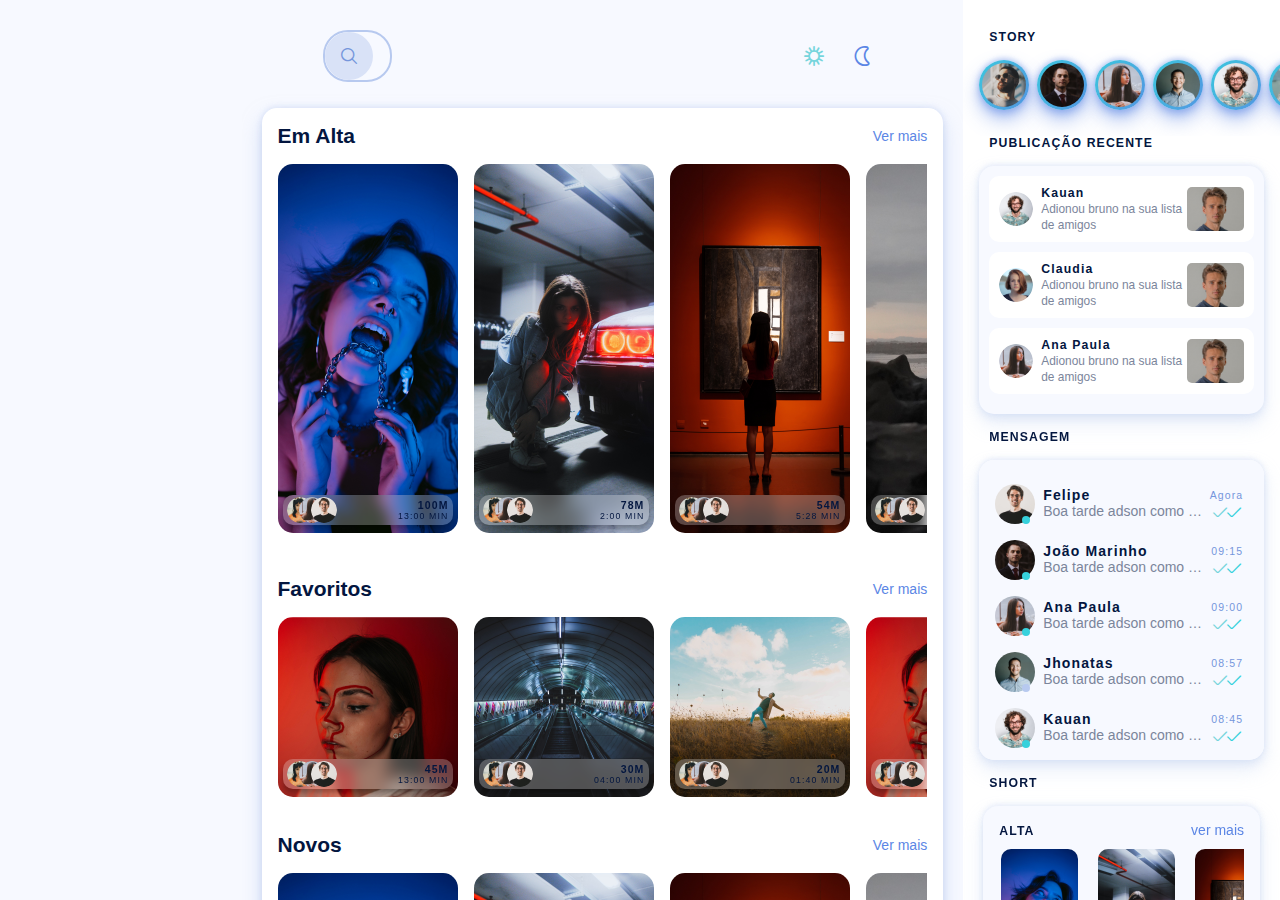
<file: short.html>
<!DOCTYPE html>
<html lang="pt-br">

<head>
  <meta charset="UTF-8">
  <meta http-equiv="X-UA-Compatible" content="IE=edge">
  <meta name="viewport" content="width=device-width, initial-scale=1.0">
  <link href="./css/uicons-regular-rounded.css" rel="stylesheet">
  <link rel="preconnect" href="https://fonts.googleapis.com">
  <link rel="preconnect" href="https://fonts.gstatic.com" crossorigin>
  <link href="https://fonts.googleapis.com/css2?family=Poppins:wght@400;500;600;700&family=Roboto:wght@400;500;700&display=swap" rel="stylesheet">
  <link rel="stylesheet" href="./css/style.css">
  <title>Social Rede</title>
</head>

<body>
  <!-- page load  -->
  <div class="spinner-bg">
    <div class="spinner"></div>
  </div>

  <div data-home id="short" class="container">

    <!-- Sidenav -->
    <div class="sidenav">
      <div class="top">
        <div class="logo">
          <img class="light-logo" src="./img/logo.svg" alt="">
          <img class="dark-logo" src="./img/logo-dark.svg" alt="">
          <p class="f-18 b8">Social rede</p>
        </div>
        <div class="close" id="close-btn">
          <span><i class="fi fi-rr-cross"></i></span>
        </div>
      </div>
      <div class="bg-nav">
        <nav>
          <ul>
            <li><a data-link href="./index.html">
                <i class="fi fi-rr-layout-fluid"></i>
                <h2 class="f-14 c8">Feed</h2>
              </a>
            </li>
            <li><a data-link href="./explorar.html">
                <i class="fi fi-rr-navigation"></i>
                <h2 class="f-14 c8">Explorar</h2>
              </a>
            </li>
            <li><a data-link class="active-sidenav" href="./short.html">
                <i class="fi fi-rr-play-alt"></i>
                <h2 class="f-14 c8">Shorts</h2>
              </a>
            </li>
            <li><a data-link href="./mensagem.html">
                <i class="fi fi-rr-comments"></i>
                <h2 class="f-14 c8">Mensagem</h2>
              </a>
            </li>
            <li><a data-link href="./notificacao.html">
                <i class="fi fi-rr-bell"></i>
                <h2 class="f-14 c8">Notificação</h2>
                <span class="notificação f-12">5</span>
              </a>
            </li>
            <li><a data-link href="./live.html">
                <i class="fi fi-rr-camera"></i>
                <h2 class="f-14 c8">Live</h2>
              </a>
            </li>
            <span class="sep-nav"></span>
            <li><a data-link href="./configuracao.html">
                <i class="fi fi-rr-settings"></i>
                <h2 class="f-14 c8">Configuração</h2>
              </a>
            </li>
            <li><a data-link href="./login.html">
                <i class="fi fi-rr-sign-out-alt"></i>
                <h2 class="f-14 c8">login</h2>
              </a>
            </li>
          </ul>
        </nav>
        <div class="perfil-sidenav">
          <h2 class="f-18 b8">Perfil</h2>
          <div class="bg-perfilnav">
            <img src="./img/perfil-principal.jpg" alt="Perfil Usuario">
            <div>
              <h3 class="f-12 b8">Adson Santos</h3>
              <p class="f-10 c7">on-line</p>
            </div>
            <a data-link href="./perfil.html"><i class="fi fi-rr-caret-down"></i></a>
          </div>
        </div>
      </div>
    </div>


    <!-- Main -->

    <main class="content">

      <div class="pesquisa-bg">
        <div class="pesquisa-cotainer">
          <div class="pesquisa-menu-e-ps">
            <div class="menu">
              <a href="#"><i class="fi fi-rr-menu-burger"></i></a>
            </div>
            <input type="checkbox" id="item-check">
            <div class="search-conversa">
              <label for="item-check"><i class="fi fi-rr-search"></i></label>
              <input type="search" id="search" placeholder="Pesquisar...">
            </div>
          </div>
          <div class="modo-noturno">
            <a class="btn-light" href="#"><i class="fi fi-rr-sun"></i></a>
            <a class="btn-dark" href="#"><i class="fi fi-rr-moon"></i></a>
            <a href="./mensagem.html"><i class="fi fi-rr-comments"></i></a>
          </div>
        </div>
      </div>

      <div class="publicacao-bg">
        <div class="container-short">
          <div class="short">
            <div class="short-top">
              <h2 class="b8">Em Alta</h2>
              <a href="#">Ver mais</a>
            </div>
            <div class="short-img">
              <a href="#">
                <img src="./img/short/interna/short-alto.jpg">
                <div class="info-short">
                  <div class="info-imgs-short">
                    <img src="./img/short/info/0.png" alt="">
                    <img src="./img/short/info/1.png" alt="">
                    <img src="./img/short/info/2.png" alt="">
                  </div>
                  <div class="info-span-short">
                    <span class="f-12 b8">100m</span>
                    <span class="f-10 b8">13:00 min</span>
                  </div>
                </div>
              </a>
              <a href="#">
                <img src="./img/short/interna/short-alto-2.jpg">
                <div class="info-short">
                  <div class="info-imgs-short">
                    <img src="./img/short/info/0.png" alt="">
                    <img src="./img/short/info/1.png" alt="">
                    <img src="./img/short/info/2.png" alt="">
                  </div>
                  <div class="info-span-short">
                    <span class="f-12 b8">78m</span>
                    <span class="f-10 b8">2:00 min</span>
                  </div>
                </div>
              </a>
              <a href="#">
                <img src="./img/short/interna/short-alto-3.jpg">
                <div class="info-short">
                  <div class="info-imgs-short">
                    <img src="./img/short/info/0.png" alt="">
                    <img src="./img/short/info/1.png" alt="">
                    <img src="./img/short/info/2.png" alt="">
                  </div>
                  <div class="info-span-short">
                    <span class="f-12 b8">54m</span>
                    <span class="f-10 b8">5:28 min</span>
                  </div>
                </div>
              </a>
              <a href="#">
                <img src="./img/short/interna/short-alto-4.jpg">
                <div class="info-short">
                  <div class="info-imgs-short">
                    <img src="./img/short/info/0.png" alt="">
                    <img src="./img/short/info/1.png" alt="">
                    <img src="./img/short/info/2.png" alt="">
                  </div>
                  <div class="info-span-short">
                    <span class="f-12 b8">45m</span>
                    <span class="f-10 b8">5:00 min</span>
                  </div>
                </div>
              </a>
              <a href="#">
                <img src="./img/short/interna/short-alto-5.jpg">
                <div class="info-short">
                  <div class="info-imgs-short">
                    <img src="./img/short/info/0.png" alt="">
                    <img src="./img/short/info/1.png" alt="">
                    <img src="./img/short/info/2.png" alt="">
                  </div>
                  <div class="info-span-short">
                    <span class="f-12 b8">32m</span>
                    <span class="f-10 b8">10:23 min</span>
                  </div>
                </div>
              </a>
              <a href="#">
                <img src="./img/short/interna/short-alto-6.jpg">
                <div class="info-short">
                  <div class="info-imgs-short">
                    <img src="./img/short/info/0.png" alt="">
                    <img src="./img/short/info/1.png" alt="">
                    <img src="./img/short/info/2.png" alt="">
                  </div>
                  <div class="info-span-short">
                    <span class="f-12 b8">20m</span>
                    <span class="f-10 b8">09:30 min</span>
                  </div>
                </div>
              </a>
            </div>
          </div>

          <div class="short-favorito">
            <div class="short-top">
              <h2 class="b8">Favoritos</h2>
              <a href="#">Ver mais</a>
            </div>
            <div class="short-img">
              <a href="#">
                <img src="./img/short/interna/favorito.jpg">
                <div class="info-short">
                  <div class="info-imgs-short">
                    <img src="./img/short/info/0.png" alt="">
                    <img src="./img/short/info/1.png" alt="">
                    <img src="./img/short/info/2.png" alt="">
                  </div>
                  <div class="info-span-short">
                    <span class="f-12 b8">45m</span>
                    <span class="f-10 b8">13:00 min</span>
                  </div>
                </div>
              </a>
              <a href="#">
                <img src="./img/short/interna/favorito-1.jpg">
                <div class="info-short">
                  <div class="info-imgs-short">
                    <img src="./img/short/info/0.png" alt="">
                    <img src="./img/short/info/1.png" alt="">
                    <img src="./img/short/info/2.png" alt="">
                  </div>
                  <div class="info-span-short">
                    <span class="f-12 b8">30m</span>
                    <span class="f-10 b8">04:00 min</span>
                  </div>
                </div>
              </a>
              <a href="#">
                <img src="./img/short/interna/favorito-2.jpg">
                <div class="info-short">
                  <div class="info-imgs-short">
                    <img src="./img/short/info/0.png" alt="">
                    <img src="./img/short/info/1.png" alt="">
                    <img src="./img/short/info/2.png" alt="">
                  </div>
                  <div class="info-span-short">
                    <span class="f-12 b8">20m</span>
                    <span class="f-10 b8">01:40 min</span>
                  </div>
                </div>
              </a>
              <a href="#">
                <img src="./img/short/interna/favorito.jpg">
                <div class="info-short">
                  <div class="info-imgs-short">
                    <img src="./img/short/info/0.png" alt="">
                    <img src="./img/short/info/1.png" alt="">
                    <img src="./img/short/info/2.png" alt="">
                  </div>
                  <div class="info-span-short">
                    <span class="f-12 b8">14m</span>
                    <span class="f-10 b8">06:00 min</span>
                  </div>
                </div>
              </a>
              <a href="#">
                <img src="./img/short/interna/favorito-1.jpg">
                <div class="info-short">
                  <div class="info-imgs-short">
                    <img src="./img/short/info/0.png" alt="">
                    <img src="./img/short/info/1.png" alt="">
                    <img src="./img/short/info/2.png" alt="">
                  </div>
                  <div class="info-span-short">
                    <span class="f-12 b8">32m</span>
                    <span class="f-10 b8">04:20 min</span>
                  </div>
                </div>
              </a>
              <a href="#">
                <img src="./img/short/interna/favorito-2.jpg">
                <div class="info-short">
                  <div class="info-imgs-short">
                    <img src="./img/short/info/0.png" alt="">
                    <img src="./img/short/info/1.png" alt="">
                    <img src="./img/short/info/2.png" alt="">
                  </div>
                  <div class="info-span-short">
                    <span class="f-12 b8">73m</span>
                    <span class="f-10 b8">23:00 min</span>
                  </div>
                </div>
              </a>
              <a href="#">
                <img src="./img/short/interna/favorito.jpg">
                <div class="info-short">
                  <div class="info-imgs-short">
                    <img src="./img/short/info/0.png" alt="">
                    <img src="./img/short/info/1.png" alt="">
                    <img src="./img/short/info/2.png" alt="">
                  </div>
                  <div class="info-span-short">
                    <span class="f-12 b8">8m</span>
                    <span class="f-10 b8">04:30 min</span>
                  </div>
                </div>
              </a>
              <a href="#">
                <img src="./img/short/interna/favorito-1.jpg">
                <div class="info-short">
                  <div class="info-imgs-short">
                    <img src="./img/short/info/0.png" alt="">
                    <img src="./img/short/info/1.png" alt="">
                    <img src="./img/short/info/2.png" alt="">
                  </div>
                  <div class="info-span-short">
                    <span class="f-12 b8">35m</span>
                    <span class="f-10 b8">07:20 min</span>
                  </div>
                </div>
              </a>
              <a href="#">
                <img src="./img/short/interna/favorito-2.jpg">
                <div class="info-short">
                  <div class="info-imgs-short">
                    <img src="./img/short/info/0.png" alt="">
                    <img src="./img/short/info/1.png" alt="">
                    <img src="./img/short/info/2.png" alt="">
                  </div>
                  <div class="info-span-short">
                    <span class="f-12 b8">51m</span>
                    <span class="f-10 b8">02:57 min</span>
                  </div>
                </div>
              </a>
            </div>
          </div>

          <div class="short">
            <div class="short-top">
              <h2 class="b8">Novos</h2>
              <a href="#">Ver mais</a>
            </div>
            <div class="short-img">
              <a href="#">
                <img src="./img/short/interna/short-alto.jpg">
                <div class="info-short">
                  <div class="info-imgs-short">
                    <img src="./img/short/info/0.png" alt="">
                    <img src="./img/short/info/1.png" alt="">
                    <img src="./img/short/info/2.png" alt="">
                  </div>
                  <div class="info-span-short">
                    <span class="f-12 b8">100m</span>
                    <span class="f-10 b8">01:50 min</span>
                  </div>
                </div>
              </a>
              <a href="#">
                <img src="./img/short/interna/short-alto-2.jpg">
                <div class="info-short">
                  <div class="info-imgs-short">
                    <img src="./img/short/info/0.png" alt="">
                    <img src="./img/short/info/1.png" alt="">
                    <img src="./img/short/info/2.png" alt="">
                  </div>
                  <div class="info-span-short">
                    <span class="f-12 b8">78m</span>
                    <span class="f-10 b8">10:20 min</span>
                  </div>
                </div>
              </a>
              <a href="#">
                <img src="./img/short/interna/short-alto-3.jpg">
                <div class="info-short">
                  <div class="info-imgs-short">
                    <img src="./img/short/info/0.png" alt="">
                    <img src="./img/short/info/1.png" alt="">
                    <img src="./img/short/info/2.png" alt="">
                  </div>
                  <div class="info-span-short">
                    <span class="f-12 b8">13m</span>
                    <span class="f-10 b8">03:26 min</span>
                  </div>
                </div>
              </a>
              <a href="#">
                <img src="./img/short/interna/short-alto-4.jpg">
                <div class="info-short">
                  <div class="info-imgs-short">
                    <img src="./img/short/info/0.png" alt="">
                    <img src="./img/short/info/1.png" alt="">
                    <img src="./img/short/info/2.png" alt="">
                  </div>
                  <div class="info-span-short">
                    <span class="f-12 b8">40m</span>
                    <span class="f-10 b8">02:00 min</span>
                  </div>
                </div>
              </a>
              <a href="#">
                <img src="./img/short/interna/short-alto-5.jpg">
                <div class="info-short">
                  <div class="info-imgs-short">
                    <img src="./img/short/info/0.png" alt="">
                    <img src="./img/short/info/1.png" alt="">
                    <img src="./img/short/info/2.png" alt="">
                  </div>
                  <div class="info-span-short">
                    <span class="f-12 b8">3m</span>
                    <span class="f-10 b8">24:00 min</span>
                  </div>
                </div>
              </a>
              <a href="#">
                <img src="./img/short/interna/short-alto-6.jpg">
                <div class="info-short">
                  <div class="info-imgs-short">
                    <img src="./img/short/info/0.png" alt="">
                    <img src="./img/short/info/1.png" alt="">
                    <img src="./img/short/info/2.png" alt="">
                  </div>
                  <div class="info-span-short">
                    <span class="f-12 b8">13m</span>
                    <span class="f-10 b8">04:20 min</span>
                  </div>
                </div>
              </a>
            </div>
          </div>
        </div>
      </div>

    </main>

    <!-- Nav-mobile -->
    <div class="container-nav-mobile">
      <div class="navigation">
        <ul>
          <li class="list">
            <a data-link href="./index.html">
              <span class="icon">
                <i class="fi fi-rr-layout-fluid"></i>
              </span>
              <span class="text">Feed</span>
            </a>
            <div class="indicator"></div>
          </li>
          <li class="list">
            <a data-link href="./explorar.html">
              <span class="icon">
                <i class="fi fi-rr-navigation"></i>
              </span>
              <span class="text">Explo</span>
            </a>
            <div class="indicator"></div>
          </li>
          <li class="list active">
            <a data-link href="./short.html">
              <span class="icon">
                <i class="fi fi-rr-play-alt"></i>
              </span>
              <span class="text">Short</span>
            </a>
            <div class="indicator"></div>
          </li>
          <li class="list">

            <a data-link href="./notificacao.html">
              <span class="icon">
                <i class="fi fi-rr-bell"></i>
              </span>
              <span class="text">Noti</span>
            </a>
            <div class="indicator"></div>
          </li>
          <li class="list">
            <a data-link href="./perfil.html">
              <span class="icon">
                <i class="fi fi-rr-user"></i>
              </span>
              <span class="text">User</span>
            </a>
            <div class="indicator"></div>
          </li>
        </ul>
      </div>
    </div>

    <!-- Notificação -->

    <div class="barra-lateral">
      <!-- Storys -->
      <div class="storys">
        <h2 class="f-14 b8">Story</h2>
        <ul class="storys-lista">
          <li>
            <a href="#"><img class="perfil" src="./img/story/story10.jpg" alt=""></a>
          </li>
          <li>
            <a href="#"><img class="perfil" src="./img/story/story1.jpg" alt=""></a>
          </li>
          <li>
            <a href="#"><img class="perfil" src="./img/story/story2.jpg" alt=""></a>
          </li>
          <li>
            <a href="#"><img class="perfil" src="./img/story/story3.jpg" alt=""></a>
          </li>
          <li>
            <a href="#"><img class="perfil" src="./img/story/story4.jpg" alt=""></a>
          </li>
          <li>
            <a href="#"><img class="perfil" src="./img/story/story5.jpg" alt=""></a>
          </li>
          <li>
            <a href="#"><img class="perfil" src="./img/story/story6.jpg" alt=""></a>
          </li>
          <li>
            <a href="#"><img class="perfil" src="./img/story/story7.jpg" alt=""></a>
          </li>
          <li>
            <a href="#"><img class="perfil" src="./img/story/story8.jpg" alt=""></a>
          </li>
          <li>
            <a href="#"><img class="perfil" src="./img/story/story9.jpg" alt=""></a>
          </li>
        </ul>
      </div>
      <!-- Publicação recente -->
      <div class="publicacao-recente">
        <h2 class="f-14 b8">Publicação Recente</h2>
        <div class="publicacao-recente-bg">
          <div>
            <a class="publicacao-recente-bg-interna" href="./notificacao.html">
              <div class="publicacao-recente-perfil">
                <img class="perfil" src="./img/pl-recente/foto-perfil.png" alt="foto de perfil kauan">
              </div>
              <div class="publicacao-recente-texto">
                <h3 class="f-14 b8">Kauan</h3>
                <span class=" b8-2">Adionou bruno na sua lista de amigos</span>
              </div>
              <div class="publicacao-recente-previo">
                <img src="./img/pl-recente/foto.jpg" alt="Previo foto bruno">
              </div>
            </a>
          </div>
          <div>
            <a class="publicacao-recente-bg-interna" href="./notificacao.html">
              <div class="publicacao-recente-perfil">
                <img class="perfil" src="./img/pl-recente/foto-perfil2.png" alt="foto de perfil Claudia">
              </div>
              <div class="publicacao-recente-texto">
                <h3 class="f-14 b8">Claudia</h3>
                <span class=" b8-2">Adionou bruno na sua lista de amigos</span>
              </div>
              <div class="publicacao-recente-previo">
                <img src="./img/pl-recente/foto.jpg" alt="Previo foto bruno">
              </div>
            </a>
          </div>
          <div>
            <a class="publicacao-recente-bg-interna" href="./notificacao.html">
              <div class="publicacao-recente-perfil">
                <img class="perfil" src="./img/pl-recente/foto-perfil3.png" alt="foto de perfil Ana Paula">
              </div>
              <div class="publicacao-recente-texto">
                <h3 class="f-14 b8">Ana Paula</h3>
                <span class="b8-2">Adionou bruno na sua lista de amigos</span>
              </div>
              <div class="publicacao-recente-previo">
                <img src="./img/pl-recente/foto.jpg" alt="Previo foto bruno">
              </div>
            </a>
          </div>
          <div>

          </div>
        </div>
      </div>
      <!-- Mensagem -->
      <div>
        <h2 class="f-14 b8 titulo-mensagem">Mensagem</h2>
        <div class="mensagem">
          <ul>
            <li>
              <a href="./mensagem.html">
                <div class="online">
                  <img class="perfil" src="./img/story/story.jpg" alt="foto perfil mensagem">
                </div>
                <div class="info-mensagem-barra">
                  <div class="top-mensagem-barra">
                    <h2 class="f-16 b8">Felipe</h2>
                    <p class="f-12">Agora</p>
                  </div>
                  <div class="mensagem-visto-barra">
                    <span class="b8-2">Boa tarde adson como vai as</span>
                    <div class="visto-mensagem">
                      <i class="fi fi-rr-check"></i>
                      <i class="fi fi-rr-check"></i>
                    </div>
                  </div>
                </div>
              </a>
            </li>
            <li>
              <a href="./mensagem.html">
                <div class="online">
                  <img class="perfil" src="./img/story/story1.jpg" alt="foto perfil mensagem">
                </div>
                <div class="info-mensagem-barra">
                  <div class="top-mensagem-barra">
                    <h2 class="f-16 b8">João Marinho</h2>
                    <p class="f-12">09:15</p>
                  </div>
                  <div class="mensagem-visto-barra">
                    <span class="b8-2">Boa tarde adson como vai as</span>
                    <div class="visto-mensagem">
                      <i class="fi fi-rr-check"></i>
                      <i class="fi fi-rr-check"></i>
                    </div>
                  </div>
                </div>
              </a>
            </li>
            <li>
              <a href="./mensagem.html">
                <div class="online">
                  <img class="perfil" src="./img/story/story2.jpg" alt="foto perfil mensagem">
                </div>
                <div class="info-mensagem-barra">
                  <div class="top-mensagem-barra">
                    <h2 class="f-16 b8">Ana Paula</h2>
                    <p class="f-12">09:00</p>
                  </div>
                  <div class="mensagem-visto-barra">
                    <span class="b8-2">Boa tarde adson como vai as</span>
                    <div class="visto-mensagem">
                      <i class="fi fi-rr-check"></i>
                      <i class="fi fi-rr-check"></i>
                    </div>
                  </div>
                </div>
              </a>
            </li>
            <li>
              <a href="./mensagem.html">
                <div class="offline">
                  <img class="perfil" src="./img/story/story3.jpg" alt="foto perfil mensagem">
                </div>
                <div class="info-mensagem-barra">
                  <div class="top-mensagem-barra">
                    <h2 class="f-16 b8">Jhonatas</h2>
                    <p class="f-12">08:57</p>
                  </div>
                  <div class="mensagem-visto-barra">
                    <span class="b8-2">Boa tarde adson como vai as</span>
                    <div class="visto-mensagem">
                      <i class="fi fi-rr-check"></i>
                      <i class="fi fi-rr-check"></i>
                    </div>
                  </div>
                </div>
              </a>
            </li>
            <li>
              <a href="./mensagem.html">
                <div class="online">
                  <img class="perfil" src="./img/story/story4.jpg" alt="foto perfil mensagem">
                </div>
                <div class="info-mensagem-barra">
                  <div class="top-mensagem-barra">
                    <h2 class="f-16 b8">Kauan</h2>
                    <p class="f-12">08:45</p>
                  </div>
                  <div class="mensagem-visto-barra">
                    <span class="b8-2">Boa tarde adson como vai as</span>
                    <div class="visto-mensagem">
                      <i class="fi fi-rr-check"></i>
                      <i class="fi fi-rr-check"></i>
                    </div>
                  </div>
                </div>
              </a>
            </li>
            <li>
              <a href="./mensagem.html">
                <div class="offline">
                  <img class="perfil" src="./img/story/story5.jpg" alt="foto perfil mensagem">
                </div>
                <div class="info-mensagem-barra">
                  <div class="top-mensagem-barra">
                    <h2 class="f-16 b8">Andresa</h2>
                    <p class="f-12">08:20</p>
                  </div>
                  <div class="mensagem-visto-barra">
                    <span class="b8-2">Boa tarde adson como vai as</span>
                    <div class="visto-mensagem">
                      <i class="fi fi-rr-check"></i>
                      <i class="fi fi-rr-check"></i>
                    </div>
                  </div>
                </div>
              </a>
            </li>
            <li>
              <a href="./mensagem.html">
                <div class="online">
                  <img class="perfil" src="./img/story/story6.jpg" alt="foto perfil mensagem">
                </div>
                <div class="info-mensagem-barra">
                  <div class="top-mensagem-barra">
                    <h2 class="f-16 b8">Claudia</h2>
                    <p class="f-12">08:12</p>
                  </div>
                  <div class="mensagem-visto-barra">
                    <span class="b8-2">Boa tarde adson como vai as</span>
                    <div class="visto-mensagem">
                      <i class="fi fi-rr-check"></i>
                      <i class="fi fi-rr-check"></i>
                    </div>
                  </div>
                </div>
              </a>
            </li>
            <li>
              <a href="./mensagem.html">
                <div class="offline">
                  <img class="perfil" src="./img/story/story.jpg" alt="foto perfil mensagem">
                </div>
                <div class="info-mensagem-barra">
                  <div class="top-mensagem-barra">
                    <h2 class="f-16 b8">Felipe</h2>
                    <p class="f-12">07:58</p>
                  </div>
                  <div class="mensagem-visto-barra">
                    <span class="b8-2">Boa tarde adson como vai as</span>
                    <div class="visto-mensagem">
                      <i class="fi fi-rr-check"></i>
                      <i class="fi fi-rr-check"></i>
                    </div>
                  </div>
                </div>
              </a>
            </li>
          </ul>
        </div>
      </div>
      <!-- Shorts -->
      <div class="shorts">
        <h2 class="f-14 b8">Short</h2>
        <div class="shorts-bg">
          <div class="shorts-container">
            <div class="novos-shorts">
              <div class="texto-short">
                <h2 class="f-14 b8">Alta</h2>
                <a class="b5" href="./short.html">ver mais</a>
              </div>
              <ul class="short-previu">
                <li>
                  <a href="#">
                    <img src="./img/short/short1.jpg" alt="Short novo 1">
                  </a>
                </li>
                <li>
                  <a href="#">
                    <img src="./img/short/short2.jpg" alt="Short novo 2">
                  </a>
                </li>
                <li>
                  <a href="#">
                    <img src="./img/short/short3.jpg" alt="Short novo 3">
                  </a>
                </li>
                <li>
                  <a href="#">
                    <img src="./img/short/short4.jpg" alt="Short novo 4">
                  </a>
                </li>
                <li>
                  <a href="#">
                    <img src="./img/short/short5.jpg" alt="Short novo 5">
                  </a>
                </li>
              </ul>
            </div>
            <div class="novos-shorts">
              <div class="texto-short">
                <h2 class="f-14 b8">Novo</h2>
                <a class="b5" href="./short.html">ver mais</a>
              </div>
              <ul class="short-previu">
                <li>
                  <a href="#">
                    <img src="./img/short/short6.jpg" alt="Short novo 6">
                  </a>
                </li>
                <li>
                  <a href="#">
                    <img src="./img/short/short7.jpg" alt="Short novo 7">
                  </a>
                </li>
                <li>
                  <a href="#">
                    <img src="./img/short/short1.jpg" alt="Short novo 1">
                  </a>
                </li>
                <li>
                  <a href="#">
                    <img src="./img/short/short5.jpg" alt="Short novo 5">
                  </a>
                </li>
                <li>
                  <a href="#">
                    <img src="./img/short/short3.jpg" alt="Short novo 3">
                  </a>
                </li>
              </ul>
            </div>
          </div>
        </div>
      </div>
    </div>

  </div>
  <script type="module" src="./js/script.js"></script>
</body>

</html>
</file>
<file: css/uicons-regular-rounded.css>
@font-face {
font-family: "uicons-regular-rounded";
src: url("../webfonts/uicons-regular-rounded.eot#iefix") format("embedded-opentype"),
url("../webfonts/uicons-regular-rounded.woff2") format("woff2"),
url("../webfonts/uicons-regular-rounded.woff") format("woff");
}

    i[class^="fi-rr-"]:before, i[class*=" fi-rr-"]:before, span[class^="fi-rr-"]:before, span[class*="fi-rr-"]:before {
font-family: uicons-regular-rounded !important;
font-style: normal;
font-weight: normal !important;
font-variant: normal;
text-transform: none;
line-height: 1;
-webkit-font-smoothing: antialiased;
-moz-osx-font-smoothing: grayscale;
}

        .fi-rr-add-document:before {
    content: "\f101";
    }
        .fi-rr-add-folder:before {
    content: "\f102";
    }
        .fi-rr-add:before {
    content: "\f103";
    }
        .fi-rr-address-book:before {
    content: "\f104";
    }
        .fi-rr-alarm-clock:before {
    content: "\f105";
    }
        .fi-rr-align-center:before {
    content: "\f106";
    }
        .fi-rr-align-justify:before {
    content: "\f107";
    }
        .fi-rr-align-left:before {
    content: "\f108";
    }
        .fi-rr-align-right:before {
    content: "\f109";
    }
        .fi-rr-ambulance:before {
    content: "\f10a";
    }
        .fi-rr-angle-circle-down:before {
    content: "\f10b";
    }
        .fi-rr-angle-circle-left:before {
    content: "\f10c";
    }
        .fi-rr-angle-circle-right:before {
    content: "\f10d";
    }
        .fi-rr-angle-circle-up:before {
    content: "\f10e";
    }
        .fi-rr-angle-double-left:before {
    content: "\f10f";
    }
        .fi-rr-angle-double-right:before {
    content: "\f110";
    }
        .fi-rr-angle-double-small-left:before {
    content: "\f111";
    }
        .fi-rr-angle-double-small-right:before {
    content: "\f112";
    }
        .fi-rr-angle-down:before {
    content: "\f113";
    }
        .fi-rr-angle-left:before {
    content: "\f114";
    }
        .fi-rr-angle-right:before {
    content: "\f115";
    }
        .fi-rr-angle-small-down:before {
    content: "\f116";
    }
        .fi-rr-angle-small-left:before {
    content: "\f117";
    }
        .fi-rr-angle-small-right:before {
    content: "\f118";
    }
        .fi-rr-angle-small-up:before {
    content: "\f119";
    }
        .fi-rr-angle-square-down:before {
    content: "\f11a";
    }
        .fi-rr-angle-square-left:before {
    content: "\f11b";
    }
        .fi-rr-angle-square-right:before {
    content: "\f11c";
    }
        .fi-rr-angle-square-up:before {
    content: "\f11d";
    }
        .fi-rr-angle-up:before {
    content: "\f11e";
    }
        .fi-rr-angry:before {
    content: "\f11f";
    }
        .fi-rr-apple-whole:before {
    content: "\f120";
    }
        .fi-rr-apps-add:before {
    content: "\f121";
    }
        .fi-rr-apps-delete:before {
    content: "\f122";
    }
        .fi-rr-apps-sort:before {
    content: "\f123";
    }
        .fi-rr-apps:before {
    content: "\f124";
    }
        .fi-rr-archive:before {
    content: "\f125";
    }
        .fi-rr-arrow-circle-down:before {
    content: "\f126";
    }
        .fi-rr-arrow-circle-left:before {
    content: "\f127";
    }
        .fi-rr-arrow-circle-right:before {
    content: "\f128";
    }
        .fi-rr-arrow-circle-up:before {
    content: "\f129";
    }
        .fi-rr-arrow-down:before {
    content: "\f12a";
    }
        .fi-rr-arrow-from-bottom:before {
    content: "\f12b";
    }
        .fi-rr-arrow-from-left:before {
    content: "\f12c";
    }
        .fi-rr-arrow-from-right:before {
    content: "\f12d";
    }
        .fi-rr-arrow-from-top:before {
    content: "\f12e";
    }
        .fi-rr-arrow-left:before {
    content: "\f12f";
    }
        .fi-rr-arrow-right:before {
    content: "\f130";
    }
        .fi-rr-arrow-small-down:before {
    content: "\f131";
    }
        .fi-rr-arrow-small-left:before {
    content: "\f132";
    }
        .fi-rr-arrow-small-right:before {
    content: "\f133";
    }
        .fi-rr-arrow-small-up:before {
    content: "\f134";
    }
        .fi-rr-arrow-square-down:before {
    content: "\f135";
    }
        .fi-rr-arrow-square-left:before {
    content: "\f136";
    }
        .fi-rr-arrow-square-right:before {
    content: "\f137";
    }
        .fi-rr-arrow-square-up:before {
    content: "\f138";
    }
        .fi-rr-arrow-to-bottom:before {
    content: "\f139";
    }
        .fi-rr-arrow-to-left:before {
    content: "\f13a";
    }
        .fi-rr-arrow-to-right:before {
    content: "\f13b";
    }
        .fi-rr-arrow-to-top:before {
    content: "\f13c";
    }
        .fi-rr-arrow-up:before {
    content: "\f13d";
    }
        .fi-rr-arrows-alt:before {
    content: "\f13e";
    }
        .fi-rr-arrows-h-copy:before {
    content: "\f13f";
    }
        .fi-rr-arrows-h:before {
    content: "\f140";
    }
        .fi-rr-arrows:before {
    content: "\f141";
    }
        .fi-rr-assept-document:before {
    content: "\f142";
    }
        .fi-rr-asterik:before {
    content: "\f143";
    }
        .fi-rr-at:before {
    content: "\f144";
    }
        .fi-rr-aubergine:before {
    content: "\f145";
    }
        .fi-rr-avocado:before {
    content: "\f146";
    }
        .fi-rr-baby-carriage:before {
    content: "\f147";
    }
        .fi-rr-backpack:before {
    content: "\f148";
    }
        .fi-rr-bacon:before {
    content: "\f149";
    }
        .fi-rr-badge:before {
    content: "\f14a";
    }
        .fi-rr-balloons:before {
    content: "\f14b";
    }
        .fi-rr-ban:before {
    content: "\f14c";
    }
        .fi-rr-band-aid:before {
    content: "\f14d";
    }
        .fi-rr-bank:before {
    content: "\f14e";
    }
        .fi-rr-barber-shop:before {
    content: "\f14f";
    }
        .fi-rr-baseball-alt:before {
    content: "\f150";
    }
        .fi-rr-baseball:before {
    content: "\f151";
    }
        .fi-rr-basketball-hoop:before {
    content: "\f152";
    }
        .fi-rr-basketball:before {
    content: "\f153";
    }
        .fi-rr-bed:before {
    content: "\f154";
    }
        .fi-rr-beer:before {
    content: "\f155";
    }
        .fi-rr-bell-ring:before {
    content: "\f156";
    }
        .fi-rr-bell-school:before {
    content: "\f157";
    }
        .fi-rr-bell:before {
    content: "\f158";
    }
        .fi-rr-bike:before {
    content: "\f159";
    }
        .fi-rr-biking-mountain:before {
    content: "\f15a";
    }
        .fi-rr-biking:before {
    content: "\f15b";
    }
        .fi-rr-billiard:before {
    content: "\f15c";
    }
        .fi-rr-bold:before {
    content: "\f15d";
    }
        .fi-rr-bolt:before {
    content: "\f15e";
    }
        .fi-rr-book-alt:before {
    content: "\f15f";
    }
        .fi-rr-book:before {
    content: "\f160";
    }
        .fi-rr-bookmark:before {
    content: "\f161";
    }
        .fi-rr-bottle:before {
    content: "\f162";
    }
        .fi-rr-bow-arrow:before {
    content: "\f163";
    }
        .fi-rr-bowling-ball:before {
    content: "\f164";
    }
        .fi-rr-bowling-pins:before {
    content: "\f165";
    }
        .fi-rr-bowling:before {
    content: "\f166";
    }
        .fi-rr-box-alt:before {
    content: "\f167";
    }
        .fi-rr-box:before {
    content: "\f168";
    }
        .fi-rr-boxing-glove:before {
    content: "\f169";
    }
        .fi-rr-bread-slice:before {
    content: "\f16a";
    }
        .fi-rr-bread:before {
    content: "\f16b";
    }
        .fi-rr-briefcase:before {
    content: "\f16c";
    }
        .fi-rr-broccoli:before {
    content: "\f16d";
    }
        .fi-rr-broom:before {
    content: "\f16e";
    }
        .fi-rr-browser:before {
    content: "\f16f";
    }
        .fi-rr-brush:before {
    content: "\f170";
    }
        .fi-rr-bug:before {
    content: "\f171";
    }
        .fi-rr-building:before {
    content: "\f172";
    }
        .fi-rr-bulb:before {
    content: "\f173";
    }
        .fi-rr-burrito:before {
    content: "\f174";
    }
        .fi-rr-bus-alt:before {
    content: "\f175";
    }
        .fi-rr-bus:before {
    content: "\f176";
    }
        .fi-rr-butterfly:before {
    content: "\f177";
    }
        .fi-rr-cake-birthday:before {
    content: "\f178";
    }
        .fi-rr-cake-wedding:before {
    content: "\f179";
    }
        .fi-rr-calculator:before {
    content: "\f17a";
    }
        .fi-rr-calendar:before {
    content: "\f17b";
    }
        .fi-rr-call-history:before {
    content: "\f17c";
    }
        .fi-rr-call-incoming:before {
    content: "\f17d";
    }
        .fi-rr-call-missed:before {
    content: "\f17e";
    }
        .fi-rr-call-outgoing:before {
    content: "\f17f";
    }
        .fi-rr-camera:before {
    content: "\f180";
    }
        .fi-rr-camping:before {
    content: "\f181";
    }
        .fi-rr-candy-alt:before {
    content: "\f182";
    }
        .fi-rr-candy:before {
    content: "\f183";
    }
        .fi-rr-canned-food:before {
    content: "\f184";
    }
        .fi-rr-car-alt:before {
    content: "\f185";
    }
        .fi-rr-car-battery:before {
    content: "\f186";
    }
        .fi-rr-car-building:before {
    content: "\f187";
    }
        .fi-rr-car-bump:before {
    content: "\f188";
    }
        .fi-rr-car-bus:before {
    content: "\f189";
    }
        .fi-rr-car-crash:before {
    content: "\f18a";
    }
        .fi-rr-car-garage:before {
    content: "\f18b";
    }
        .fi-rr-car-mechanic:before {
    content: "\f18c";
    }
        .fi-rr-car-side:before {
    content: "\f18d";
    }
        .fi-rr-car-tilt:before {
    content: "\f18e";
    }
        .fi-rr-car-wash:before {
    content: "\f18f";
    }
        .fi-rr-car:before {
    content: "\f190";
    }
        .fi-rr-caravan-alt:before {
    content: "\f191";
    }
        .fi-rr-caravan:before {
    content: "\f192";
    }
        .fi-rr-caret-circle-down:before {
    content: "\f193";
    }
        .fi-rr-caret-circle-right:before {
    content: "\f194";
    }
        .fi-rr-caret-circle-up:before {
    content: "\f195";
    }
        .fi-rr-caret-down:before {
    content: "\f196";
    }
        .fi-rr-caret-left:before {
    content: "\f197";
    }
        .fi-rr-caret-quare-up:before {
    content: "\f198";
    }
        .fi-rr-caret-right:before {
    content: "\f199";
    }
        .fi-rr-caret-square-down:before {
    content: "\f19a";
    }
        .fi-rr-caret-square-left_1:before {
    content: "\f19b";
    }
        .fi-rr-caret-square-left:before {
    content: "\f19c";
    }
        .fi-rr-caret-square-right:before {
    content: "\f19d";
    }
        .fi-rr-caret-up:before {
    content: "\f19e";
    }
        .fi-rr-carrot:before {
    content: "\f19f";
    }
        .fi-rr-cars:before {
    content: "\f1a0";
    }
        .fi-rr-charging-station:before {
    content: "\f1a1";
    }
        .fi-rr-chart-connected:before {
    content: "\f1a2";
    }
        .fi-rr-chart-histogram:before {
    content: "\f1a3";
    }
        .fi-rr-chart-network:before {
    content: "\f1a4";
    }
        .fi-rr-chart-pie-alt:before {
    content: "\f1a5";
    }
        .fi-rr-chart-pie:before {
    content: "\f1a6";
    }
        .fi-rr-chart-pyramid:before {
    content: "\f1a7";
    }
        .fi-rr-chart-set-theory:before {
    content: "\f1a8";
    }
        .fi-rr-chart-tree:before {
    content: "\f1a9";
    }
        .fi-rr-chat-arrow-down:before {
    content: "\f1aa";
    }
        .fi-rr-chat-arrow-grow:before {
    content: "\f1ab";
    }
        .fi-rr-check:before {
    content: "\f1ac";
    }
        .fi-rr-checkbox:before {
    content: "\f1ad";
    }
        .fi-rr-cheese:before {
    content: "\f1ae";
    }
        .fi-rr-cherry:before {
    content: "\f1af";
    }
        .fi-rr-chess-piece:before {
    content: "\f1b0";
    }
        .fi-rr-chess-bishop:before {
    content: "\f1b1";
    }
        .fi-rr-chess-board:before {
    content: "\f1b2";
    }
        .fi-rr-chess-clock-alt:before {
    content: "\f1b3";
    }
        .fi-rr-chess-clock:before {
    content: "\f1b4";
    }
        .fi-rr-chess-king-alt:before {
    content: "\f1b5";
    }
        .fi-rr-chess-king:before {
    content: "\f1b6";
    }
        .fi-rr-chess-knight-alt:before {
    content: "\f1b7";
    }
        .fi-rr-chess-knight:before {
    content: "\f1b8";
    }
        .fi-rr-chess-pawn-alt:before {
    content: "\f1b9";
    }
        .fi-rr-chess-pawn:before {
    content: "\f1ba";
    }
        .fi-rr-chess-queen-alt:before {
    content: "\f1bb";
    }
        .fi-rr-chess-queen:before {
    content: "\f1bc";
    }
        .fi-rr-chess-rook-alt:before {
    content: "\f1bd";
    }
        .fi-rr-chess-rook:before {
    content: "\f1be";
    }
        .fi-rr-chess:before {
    content: "\f1bf";
    }
        .fi-rr-chevron-double-down:before {
    content: "\f1c0";
    }
        .fi-rr-chevron-double-up:before {
    content: "\f1c1";
    }
        .fi-rr-child-head:before {
    content: "\f1c2";
    }
        .fi-rr-chocolate:before {
    content: "\f1c3";
    }
        .fi-rr-circle-small:before {
    content: "\f1c4";
    }
        .fi-rr-circle:before {
    content: "\f1c5";
    }
        .fi-rr-clip:before {
    content: "\f1c6";
    }
        .fi-rr-clock:before {
    content: "\f1c7";
    }
        .fi-rr-cloud-upload:before {
    content: "\f1c8";
    }
        .fi-rr-cloud-check:before {
    content: "\f1c9";
    }
        .fi-rr-cloud-disabled:before {
    content: "\f1ca";
    }
        .fi-rr-cloud-download:before {
    content: "\f1cb";
    }
        .fi-rr-cloud-drizzle:before {
    content: "\f1cc";
    }
        .fi-rr-cloud-hail-mixed:before {
    content: "\f1cd";
    }
        .fi-rr-cloud-hail:before {
    content: "\f1ce";
    }
        .fi-rr-cloud-moon-rain:before {
    content: "\f1cf";
    }
        .fi-rr-cloud-moon:before {
    content: "\f1d0";
    }
        .fi-rr-cloud-rain:before {
    content: "\f1d1";
    }
        .fi-rr-cloud-rainbow:before {
    content: "\f1d2";
    }
        .fi-rr-cloud-share:before {
    content: "\f1d3";
    }
        .fi-rr-cloud-showers-heavy:before {
    content: "\f1d4";
    }
        .fi-rr-cloud-showers:before {
    content: "\f1d5";
    }
        .fi-rr-cloud-sleet:before {
    content: "\f1d6";
    }
        .fi-rr-cloud-snow:before {
    content: "\f1d7";
    }
        .fi-rr-cloud-sun-rain:before {
    content: "\f1d8";
    }
        .fi-rr-cloud-sun:before {
    content: "\f1d9";
    }
        .fi-rr-cloud:before {
    content: "\f1da";
    }
        .fi-rr-clouds-moon:before {
    content: "\f1db";
    }
        .fi-rr-clouds-sun:before {
    content: "\f1dc";
    }
        .fi-rr-clouds:before {
    content: "\f1dd";
    }
        .fi-rr-club:before {
    content: "\f1de";
    }
        .fi-rr-cocktail-alt:before {
    content: "\f1df";
    }
        .fi-rr-cocktail:before {
    content: "\f1e0";
    }
        .fi-rr-coffee-pot:before {
    content: "\f1e1";
    }
        .fi-rr-coffee:before {
    content: "\f1e2";
    }
        .fi-rr-comment-alt:before {
    content: "\f1e3";
    }
        .fi-rr-comment-check:before {
    content: "\f1e4";
    }
        .fi-rr-comment-heart:before {
    content: "\f1e5";
    }
        .fi-rr-comment-info:before {
    content: "\f1e6";
    }
        .fi-rr-comment-user:before {
    content: "\f1e7";
    }
        .fi-rr-comment:before {
    content: "\f1e8";
    }
        .fi-rr-comments:before {
    content: "\f1e9";
    }
        .fi-rr-compress-alt:before {
    content: "\f1ea";
    }
        .fi-rr-compress:before {
    content: "\f1eb";
    }
        .fi-rr-computer:before {
    content: "\f1ec";
    }
        .fi-rr-confetti:before {
    content: "\f1ed";
    }
        .fi-rr-cookie:before {
    content: "\f1ee";
    }
        .fi-rr-copy-alt:before {
    content: "\f1ef";
    }
        .fi-rr-copy:before {
    content: "\f1f0";
    }
        .fi-rr-copyright:before {
    content: "\f1f1";
    }
        .fi-rr-corn:before {
    content: "\f1f2";
    }
        .fi-rr-cow:before {
    content: "\f1f3";
    }
        .fi-rr-cream:before {
    content: "\f1f4";
    }
        .fi-rr-credit-card:before {
    content: "\f1f5";
    }
        .fi-rr-cricket:before {
    content: "\f1f6";
    }
        .fi-rr-croissant:before {
    content: "\f1f7";
    }
        .fi-rr-cross-circle:before {
    content: "\f1f8";
    }
        .fi-rr-cross-small:before {
    content: "\f1f9";
    }
        .fi-rr-cross:before {
    content: "\f1fa";
    }
        .fi-rr-crown:before {
    content: "\f1fb";
    }
        .fi-rr-cube:before {
    content: "\f1fc";
    }
        .fi-rr-cupcake:before {
    content: "\f1fd";
    }
        .fi-rr-curling:before {
    content: "\f1fe";
    }
        .fi-rr-cursor-finger:before {
    content: "\f1ff";
    }
        .fi-rr-cursor-plus:before {
    content: "\f200";
    }
        .fi-rr-cursor-text-alt:before {
    content: "\f201";
    }
        .fi-rr-cursor-text:before {
    content: "\f202";
    }
        .fi-rr-cursor:before {
    content: "\f203";
    }
        .fi-rr-dart:before {
    content: "\f204";
    }
        .fi-rr-dashboard:before {
    content: "\f205";
    }
        .fi-rr-data-transfer:before {
    content: "\f206";
    }
        .fi-rr-database:before {
    content: "\f207";
    }
        .fi-rr-delete-document:before {
    content: "\f208";
    }
        .fi-rr-delete-user:before {
    content: "\f209";
    }
        .fi-rr-delete:before {
    content: "\f20a";
    }
        .fi-rr-dewpoint:before {
    content: "\f20b";
    }
        .fi-rr-diamond:before {
    content: "\f20c";
    }
        .fi-rr-dice-alt:before {
    content: "\f20d";
    }
        .fi-rr-dice-d10:before {
    content: "\f20e";
    }
        .fi-rr-dice-d12:before {
    content: "\f20f";
    }
        .fi-rr-dice-d20:before {
    content: "\f210";
    }
        .fi-rr-dice-d4:before {
    content: "\f211";
    }
        .fi-rr-dice-d6:before {
    content: "\f212";
    }
        .fi-rr-dice-d8:before {
    content: "\f213";
    }
        .fi-rr-dice-four:before {
    content: "\f214";
    }
        .fi-rr-dice-one:before {
    content: "\f215";
    }
        .fi-rr-dice-six:before {
    content: "\f216";
    }
        .fi-rr-dice-three:before {
    content: "\f217";
    }
        .fi-rr-dice-two:before {
    content: "\f218";
    }
        .fi-rr-dice:before {
    content: "\f219";
    }
        .fi-rr-diploma:before {
    content: "\f21a";
    }
        .fi-rr-disco-ball:before {
    content: "\f21b";
    }
        .fi-rr-disk:before {
    content: "\f21c";
    }
        .fi-rr-dizzy:before {
    content: "\f21d";
    }
        .fi-rr-doctor:before {
    content: "\f21e";
    }
        .fi-rr-document-signed:before {
    content: "\f21f";
    }
        .fi-rr-document:before {
    content: "\f220";
    }
        .fi-rr-dollar:before {
    content: "\f221";
    }
        .fi-rr-download:before {
    content: "\f222";
    }
        .fi-rr-dreidel:before {
    content: "\f223";
    }
        .fi-rr-drink-alt:before {
    content: "\f224";
    }
        .fi-rr-drumstick:before {
    content: "\f225";
    }
        .fi-rr-duplicate:before {
    content: "\f226";
    }
        .fi-rr-e-learning:before {
    content: "\f227";
    }
        .fi-rr-earnings:before {
    content: "\f228";
    }
        .fi-rr-eclipse-alt:before {
    content: "\f229";
    }
        .fi-rr-eclipse:before {
    content: "\f22a";
    }
        .fi-rr-edit-alt:before {
    content: "\f22b";
    }
        .fi-rr-edit:before {
    content: "\f22c";
    }
        .fi-rr-egg-fried:before {
    content: "\f22d";
    }
        .fi-rr-egg:before {
    content: "\f22e";
    }
        .fi-rr-engine-warning:before {
    content: "\f22f";
    }
        .fi-rr-envelope-ban:before {
    content: "\f230";
    }
        .fi-rr-envelope-download:before {
    content: "\f231";
    }
        .fi-rr-envelope-marker:before {
    content: "\f232";
    }
        .fi-rr-envelope-open:before {
    content: "\f233";
    }
        .fi-rr-envelope-plus:before {
    content: "\f234";
    }
        .fi-rr-envelope:before {
    content: "\f235";
    }
        .fi-rr-euro:before {
    content: "\f236";
    }
        .fi-rr-exchange-alt:before {
    content: "\f237";
    }
        .fi-rr-exchange:before {
    content: "\f238";
    }
        .fi-rr-exclamation:before {
    content: "\f239";
    }
        .fi-rr-expand-arrows-alt:before {
    content: "\f23a";
    }
        .fi-rr-expand-arrows:before {
    content: "\f23b";
    }
        .fi-rr-expand:before {
    content: "\f23c";
    }
        .fi-rr-eye-crossed:before {
    content: "\f23d";
    }
        .fi-rr-eye-dropper:before {
    content: "\f23e";
    }
        .fi-rr-eye:before {
    content: "\f23f";
    }
        .fi-rr-feather:before {
    content: "\f240";
    }
        .fi-rr-ferris-wheel:before {
    content: "\f241";
    }
        .fi-rr-field-hockey:before {
    content: "\f242";
    }
        .fi-rr-fighter-jet:before {
    content: "\f243";
    }
        .fi-rr-file-ai:before {
    content: "\f244";
    }
        .fi-rr-file-eps:before {
    content: "\f245";
    }
        .fi-rr-file-psd:before {
    content: "\f246";
    }
        .fi-rr-file:before {
    content: "\f247";
    }
        .fi-rr-fill:before {
    content: "\f248";
    }
        .fi-rr-film:before {
    content: "\f249";
    }
        .fi-rr-filter:before {
    content: "\f24a";
    }
        .fi-rr-fingerprint:before {
    content: "\f24b";
    }
        .fi-rr-fish:before {
    content: "\f24c";
    }
        .fi-rr-flag:before {
    content: "\f24d";
    }
        .fi-rr-flame:before {
    content: "\f24e";
    }
        .fi-rr-flip-horizontal:before {
    content: "\f24f";
    }
        .fi-rr-flower-bouquet:before {
    content: "\f250";
    }
        .fi-rr-flower-tulip:before {
    content: "\f251";
    }
        .fi-rr-flower:before {
    content: "\f252";
    }
        .fi-rr-flushed:before {
    content: "\f253";
    }
        .fi-rr-fog:before {
    content: "\f254";
    }
        .fi-rr-folder:before {
    content: "\f255";
    }
        .fi-rr-following:before {
    content: "\f256";
    }
        .fi-rr-football:before {
    content: "\f257";
    }
        .fi-rr-fork:before {
    content: "\f258";
    }
        .fi-rr-form:before {
    content: "\f259";
    }
        .fi-rr-forward:before {
    content: "\f25a";
    }
        .fi-rr-fox:before {
    content: "\f25b";
    }
        .fi-rr-french-fries:before {
    content: "\f25c";
    }
        .fi-rr-ftp:before {
    content: "\f25d";
    }
        .fi-rr-gallery:before {
    content: "\f25e";
    }
        .fi-rr-game-board-alt:before {
    content: "\f25f";
    }
        .fi-rr-gamepad:before {
    content: "\f260";
    }
        .fi-rr-garage-car:before {
    content: "\f261";
    }
        .fi-rr-garage-open:before {
    content: "\f262";
    }
        .fi-rr-garage:before {
    content: "\f263";
    }
        .fi-rr-garlic:before {
    content: "\f264";
    }
        .fi-rr-gas-pump-alt:before {
    content: "\f265";
    }
        .fi-rr-gas-pump-slash:before {
    content: "\f266";
    }
        .fi-rr-gas-pump:before {
    content: "\f267";
    }
        .fi-rr-gem:before {
    content: "\f268";
    }
        .fi-rr-gif:before {
    content: "\f269";
    }
        .fi-rr-gift:before {
    content: "\f26a";
    }
        .fi-rr-gingerbread-man:before {
    content: "\f26b";
    }
        .fi-rr-glass-cheers:before {
    content: "\f26c";
    }
        .fi-rr-glass:before {
    content: "\f26d";
    }
        .fi-rr-glasses:before {
    content: "\f26e";
    }
        .fi-rr-globe-alt:before {
    content: "\f26f";
    }
        .fi-rr-globe:before {
    content: "\f270";
    }
        .fi-rr-golf-ball:before {
    content: "\f271";
    }
        .fi-rr-golf-club:before {
    content: "\f272";
    }
        .fi-rr-golf:before {
    content: "\f273";
    }
        .fi-rr-graduation-cap:before {
    content: "\f274";
    }
        .fi-rr-grape:before {
    content: "\f275";
    }
        .fi-rr-graphic-tablet:before {
    content: "\f276";
    }
        .fi-rr-grid-alt:before {
    content: "\f277";
    }
        .fi-rr-grid:before {
    content: "\f278";
    }
        .fi-rr-grill:before {
    content: "\f279";
    }
        .fi-rr-grimace:before {
    content: "\f27a";
    }
        .fi-rr-grin-alt:before {
    content: "\f27b";
    }
        .fi-rr-grin-beam-sweat:before {
    content: "\f27c";
    }
        .fi-rr-grin-beam:before {
    content: "\f27d";
    }
        .fi-rr-grin-hearts:before {
    content: "\f27e";
    }
        .fi-rr-grin-squint-tears:before {
    content: "\f27f";
    }
        .fi-rr-grin-squint:before {
    content: "\f280";
    }
        .fi-rr-grin-stars:before {
    content: "\f281";
    }
        .fi-rr-grin-tears:before {
    content: "\f282";
    }
        .fi-rr-grin-tongue-squint:before {
    content: "\f283";
    }
        .fi-rr-grin-tongue-wink:before {
    content: "\f284";
    }
        .fi-rr-grin-tongue:before {
    content: "\f285";
    }
        .fi-rr-grin-wink:before {
    content: "\f286";
    }
        .fi-rr-grin:before {
    content: "\f287";
    }
        .fi-rr-guitar:before {
    content: "\f288";
    }
        .fi-rr-gym:before {
    content: "\f289";
    }
        .fi-rr-hamburger-soda:before {
    content: "\f28a";
    }
        .fi-rr-hamburger:before {
    content: "\f28b";
    }
        .fi-rr-hastag:before {
    content: "\f28c";
    }
        .fi-rr-hat-birthday:before {
    content: "\f28d";
    }
        .fi-rr-hat-chef:before {
    content: "\f28e";
    }
        .fi-rr-head-side-thinking:before {
    content: "\f28f";
    }
        .fi-rr-headphones:before {
    content: "\f290";
    }
        .fi-rr-headset:before {
    content: "\f291";
    }
        .fi-rr-heart-arrow:before {
    content: "\f292";
    }
        .fi-rr-heart:before {
    content: "\f293";
    }
        .fi-rr-heat:before {
    content: "\f294";
    }
        .fi-rr-helicopter-side:before {
    content: "\f295";
    }
        .fi-rr-hiking:before {
    content: "\f296";
    }
        .fi-rr-hockey-mask:before {
    content: "\f297";
    }
        .fi-rr-hockey-puck:before {
    content: "\f298";
    }
        .fi-rr-hockey-sticks:before {
    content: "\f299";
    }
        .fi-rr-home-location-alt:before {
    content: "\f29a";
    }
        .fi-rr-home-location:before {
    content: "\f29b";
    }
        .fi-rr-home:before {
    content: "\f29c";
    }
        .fi-rr-hotdog:before {
    content: "\f29d";
    }
        .fi-rr-hourglass-end:before {
    content: "\f29e";
    }
        .fi-rr-hourglass:before {
    content: "\f29f";
    }
        .fi-rr-house-flood:before {
    content: "\f2a0";
    }
        .fi-rr-humidity:before {
    content: "\f2a1";
    }
        .fi-rr-hurricane:before {
    content: "\f2a2";
    }
        .fi-rr-ice-cream:before {
    content: "\f2a3";
    }
        .fi-rr-ice-skate:before {
    content: "\f2a4";
    }
        .fi-rr-id-badge:before {
    content: "\f2a5";
    }
        .fi-rr-inbox:before {
    content: "\f2a6";
    }
        .fi-rr-incognito:before {
    content: "\f2a7";
    }
        .fi-rr-indent:before {
    content: "\f2a8";
    }
        .fi-rr-infinity:before {
    content: "\f2a9";
    }
        .fi-rr-info:before {
    content: "\f2aa";
    }
        .fi-rr-interactive:before {
    content: "\f2ab";
    }
        .fi-rr-interlining:before {
    content: "\f2ac";
    }
        .fi-rr-interrogation:before {
    content: "\f2ad";
    }
        .fi-rr-italic:before {
    content: "\f2ae";
    }
        .fi-rr-jam:before {
    content: "\f2af";
    }
        .fi-rr-jpg:before {
    content: "\f2b0";
    }
        .fi-rr-key:before {
    content: "\f2b1";
    }
        .fi-rr-keyboard:before {
    content: "\f2b2";
    }
        .fi-rr-kiss-beam:before {
    content: "\f2b3";
    }
        .fi-rr-kiss-wink-heart:before {
    content: "\f2b4";
    }
        .fi-rr-kiss:before {
    content: "\f2b5";
    }
        .fi-rr-kite:before {
    content: "\f2b6";
    }
        .fi-rr-knife:before {
    content: "\f2b7";
    }
        .fi-rr-label:before {
    content: "\f2b8";
    }
        .fi-rr-laptop:before {
    content: "\f2b9";
    }
        .fi-rr-lasso:before {
    content: "\f2ba";
    }
        .fi-rr-laugh-beam:before {
    content: "\f2bb";
    }
        .fi-rr-laugh-squint:before {
    content: "\f2bc";
    }
        .fi-rr-laugh-wink:before {
    content: "\f2bd";
    }
        .fi-rr-laugh:before {
    content: "\f2be";
    }
        .fi-rr-layers:before {
    content: "\f2bf";
    }
        .fi-rr-layout-fluid:before {
    content: "\f2c0";
    }
        .fi-rr-leaf:before {
    content: "\f2c1";
    }
        .fi-rr-lemon:before {
    content: "\f2c2";
    }
        .fi-rr-letter-case:before {
    content: "\f2c3";
    }
        .fi-rr-lettuce:before {
    content: "\f2c4";
    }
        .fi-rr-level-down-alt:before {
    content: "\f2c5";
    }
        .fi-rr-level-down:before {
    content: "\f2c6";
    }
        .fi-rr-level-up-alt:before {
    content: "\f2c7";
    }
        .fi-rr-level-up:before {
    content: "\f2c8";
    }
        .fi-rr-life-ring:before {
    content: "\f2c9";
    }
        .fi-rr-line-width:before {
    content: "\f2ca";
    }
        .fi-rr-link:before {
    content: "\f2cb";
    }
        .fi-rr-lipstick:before {
    content: "\f2cc";
    }
        .fi-rr-list-check:before {
    content: "\f2cd";
    }
        .fi-rr-list:before {
    content: "\f2ce";
    }
        .fi-rr-loading:before {
    content: "\f2cf";
    }
        .fi-rr-location-alt:before {
    content: "\f2d0";
    }
        .fi-rr-lock-alt:before {
    content: "\f2d1";
    }
        .fi-rr-lock:before {
    content: "\f2d2";
    }
        .fi-rr-luchador:before {
    content: "\f2d3";
    }
        .fi-rr-luggage-rolling:before {
    content: "\f2d4";
    }
        .fi-rr-magic-wand:before {
    content: "\f2d5";
    }
        .fi-rr-makeup-brush:before {
    content: "\f2d6";
    }
        .fi-rr-man-head:before {
    content: "\f2d7";
    }
        .fi-rr-map-marker-cross:before {
    content: "\f2d8";
    }
        .fi-rr-map-marker-home:before {
    content: "\f2d9";
    }
        .fi-rr-map-marker-minus:before {
    content: "\f2da";
    }
        .fi-rr-map-marker-plus:before {
    content: "\f2db";
    }
        .fi-rr-map-marker:before {
    content: "\f2dc";
    }
        .fi-rr-map:before {
    content: "\f2dd";
    }
        .fi-rr-marker-time:before {
    content: "\f2de";
    }
        .fi-rr-marker:before {
    content: "\f2df";
    }
        .fi-rr-mask-carnival:before {
    content: "\f2e0";
    }
        .fi-rr-medicine:before {
    content: "\f2e1";
    }
        .fi-rr-megaphone:before {
    content: "\f2e2";
    }
        .fi-rr-meh-blank:before {
    content: "\f2e3";
    }
        .fi-rr-meh-rolling-eyes:before {
    content: "\f2e4";
    }
        .fi-rr-melon:before {
    content: "\f2e5";
    }
        .fi-rr-menu-burger:before {
    content: "\f2e6";
    }
        .fi-rr-menu-dots-vertical:before {
    content: "\f2e7";
    }
        .fi-rr-menu-dots:before {
    content: "\f2e8";
    }
        .fi-rr-meteor:before {
    content: "\f2e9";
    }
        .fi-rr-microphone-alt:before {
    content: "\f2ea";
    }
        .fi-rr-microphone:before {
    content: "\f2eb";
    }
        .fi-rr-minus-small:before {
    content: "\f2ec";
    }
        .fi-rr-minus:before {
    content: "\f2ed";
    }
        .fi-rr-mobile:before {
    content: "\f2ee";
    }
        .fi-rr-mode-landscape:before {
    content: "\f2ef";
    }
        .fi-rr-mode-portrait:before {
    content: "\f2f0";
    }
        .fi-rr-money:before {
    content: "\f2f1";
    }
        .fi-rr-moon-stars:before {
    content: "\f2f2";
    }
        .fi-rr-moon:before {
    content: "\f2f3";
    }
        .fi-rr-motorcycle:before {
    content: "\f2f4";
    }
        .fi-rr-mountains:before {
    content: "\f2f5";
    }
        .fi-rr-mouse:before {
    content: "\f2f6";
    }
        .fi-rr-mug-alt:before {
    content: "\f2f7";
    }
        .fi-rr-mug-hot-alt:before {
    content: "\f2f8";
    }
        .fi-rr-mug-hot:before {
    content: "\f2f9";
    }
        .fi-rr-mug-tea:before {
    content: "\f2fa";
    }
        .fi-rr-mug:before {
    content: "\f2fb";
    }
        .fi-rr-mushroom:before {
    content: "\f2fc";
    }
        .fi-rr-music-file:before {
    content: "\f2fd";
    }
        .fi-rr-music-alt:before {
    content: "\f2fe";
    }
        .fi-rr-music:before {
    content: "\f2ff";
    }
        .fi-rr-navigation:before {
    content: "\f300";
    }
        .fi-rr-network-cloud:before {
    content: "\f301";
    }
        .fi-rr-network:before {
    content: "\f302";
    }
        .fi-rr-noodles:before {
    content: "\f303";
    }
        .fi-rr-notebook:before {
    content: "\f304";
    }
        .fi-rr-oil-can:before {
    content: "\f305";
    }
        .fi-rr-oil-temp:before {
    content: "\f306";
    }
        .fi-rr-olive-oil:before {
    content: "\f307";
    }
        .fi-rr-olives:before {
    content: "\f308";
    }
        .fi-rr-onion:before {
    content: "\f309";
    }
        .fi-rr-opacity:before {
    content: "\f30a";
    }
        .fi-rr-package:before {
    content: "\f30b";
    }
        .fi-rr-paint-brush:before {
    content: "\f30c";
    }
        .fi-rr-palette:before {
    content: "\f30d";
    }
        .fi-rr-pan:before {
    content: "\f30e";
    }
        .fi-rr-paper-plane:before {
    content: "\f30f";
    }
        .fi-rr-password:before {
    content: "\f310";
    }
        .fi-rr-pause:before {
    content: "\f311";
    }
        .fi-rr-paw:before {
    content: "\f312";
    }
        .fi-rr-peach:before {
    content: "\f313";
    }
        .fi-rr-pencil:before {
    content: "\f314";
    }
        .fi-rr-pennant:before {
    content: "\f315";
    }
        .fi-rr-pepper-hot:before {
    content: "\f316";
    }
        .fi-rr-pepper:before {
    content: "\f317";
    }
        .fi-rr-pharmacy:before {
    content: "\f318";
    }
        .fi-rr-phone-call:before {
    content: "\f319";
    }
        .fi-rr-phone-cross:before {
    content: "\f31a";
    }
        .fi-rr-phone-pause:before {
    content: "\f31b";
    }
        .fi-rr-phone-slash:before {
    content: "\f31c";
    }
        .fi-rr-physics:before {
    content: "\f31d";
    }
        .fi-rr-picnic:before {
    content: "\f31e";
    }
        .fi-rr-picture:before {
    content: "\f31f";
    }
        .fi-rr-pie:before {
    content: "\f320";
    }
        .fi-rr-pineapple:before {
    content: "\f321";
    }
        .fi-rr-ping-pong:before {
    content: "\f322";
    }
        .fi-rr-pizza-slice:before {
    content: "\f323";
    }
        .fi-rr-plane-alt:before {
    content: "\f324";
    }
        .fi-rr-plane:before {
    content: "\f325";
    }
        .fi-rr-plate:before {
    content: "\f326";
    }
        .fi-rr-play-alt:before {
    content: "\f327";
    }
        .fi-rr-play:before {
    content: "\f328";
    }
        .fi-rr-playing-cards:before {
    content: "\f329";
    }
        .fi-rr-plus-small:before {
    content: "\f32a";
    }
        .fi-rr-plus:before {
    content: "\f32b";
    }
        .fi-rr-poker-chip:before {
    content: "\f32c";
    }
        .fi-rr-poo:before {
    content: "\f32d";
    }
        .fi-rr-popcorn:before {
    content: "\f32e";
    }
        .fi-rr-portrait:before {
    content: "\f32f";
    }
        .fi-rr-pot:before {
    content: "\f330";
    }
        .fi-rr-pound:before {
    content: "\f331";
    }
        .fi-rr-power:before {
    content: "\f332";
    }
        .fi-rr-presentation:before {
    content: "\f333";
    }
        .fi-rr-print:before {
    content: "\f334";
    }
        .fi-rr-protractor:before {
    content: "\f335";
    }
        .fi-rr-pulse:before {
    content: "\f336";
    }
        .fi-rr-pumpkin:before {
    content: "\f337";
    }
        .fi-rr-puzzle-piece:before {
    content: "\f338";
    }
        .fi-rr-pyramid:before {
    content: "\f339";
    }
        .fi-rr-quote-right:before {
    content: "\f33a";
    }
        .fi-rr-radish:before {
    content: "\f33b";
    }
        .fi-rr-rainbow:before {
    content: "\f33c";
    }
        .fi-rr-raindrops:before {
    content: "\f33d";
    }
        .fi-rr-raquet:before {
    content: "\f33e";
    }
        .fi-rr-rec:before {
    content: "\f33f";
    }
        .fi-rr-receipt:before {
    content: "\f340";
    }
        .fi-rr-record-vinyl:before {
    content: "\f341";
    }
        .fi-rr-rectabgle-vertical:before {
    content: "\f342";
    }
        .fi-rr-rectangle-horizontal:before {
    content: "\f343";
    }
        .fi-rr-rectangle-panoramic:before {
    content: "\f344";
    }
        .fi-rr-recycle:before {
    content: "\f345";
    }
        .fi-rr-redo-alt:before {
    content: "\f346";
    }
        .fi-rr-redo:before {
    content: "\f347";
    }
        .fi-rr-reflect:before {
    content: "\f348";
    }
        .fi-rr-refresh:before {
    content: "\f349";
    }
        .fi-rr-remove-user:before {
    content: "\f34a";
    }
        .fi-rr-resize:before {
    content: "\f34b";
    }
        .fi-rr-resources:before {
    content: "\f34c";
    }
        .fi-rr-restaurant:before {
    content: "\f34d";
    }
        .fi-rr-rewind:before {
    content: "\f34e";
    }
        .fi-rr-rhombus:before {
    content: "\f34f";
    }
        .fi-rr-rings-wedding:before {
    content: "\f350";
    }
        .fi-rr-road:before {
    content: "\f351";
    }
        .fi-rr-rocket-lunch:before {
    content: "\f352";
    }
        .fi-rr-rocket:before {
    content: "\f353";
    }
        .fi-rr-room-service:before {
    content: "\f354";
    }
        .fi-rr-rotate-right:before {
    content: "\f355";
    }
        .fi-rr-rugby-helmet:before {
    content: "\f356";
    }
        .fi-rr-rugby:before {
    content: "\f357";
    }
        .fi-rr-running:before {
    content: "\f358";
    }
        .fi-rr-rv:before {
    content: "\f359";
    }
        .fi-rr-sad-cry:before {
    content: "\f35a";
    }
        .fi-rr-sad-tear:before {
    content: "\f35b";
    }
        .fi-rr-sad:before {
    content: "\f35c";
    }
        .fi-rr-salad:before {
    content: "\f35d";
    }
        .fi-rr-salt-pepper:before {
    content: "\f35e";
    }
        .fi-rr-sandwich:before {
    content: "\f35f";
    }
        .fi-rr-sauce:before {
    content: "\f360";
    }
        .fi-rr-sausage:before {
    content: "\f361";
    }
        .fi-rr-scale:before {
    content: "\f362";
    }
        .fi-rr-school-bus:before {
    content: "\f363";
    }
        .fi-rr-school:before {
    content: "\f364";
    }
        .fi-rr-scissors:before {
    content: "\f365";
    }
        .fi-rr-screen:before {
    content: "\f366";
    }
        .fi-rr-search-alt:before {
    content: "\f367";
    }
        .fi-rr-search-heart:before {
    content: "\f368";
    }
        .fi-rr-search:before {
    content: "\f369";
    }
        .fi-rr-settings-sliders:before {
    content: "\f36a";
    }
        .fi-rr-settings:before {
    content: "\f36b";
    }
        .fi-rr-share:before {
    content: "\f36c";
    }
        .fi-rr-shield-check:before {
    content: "\f36d";
    }
        .fi-rr-shield-exclamation:before {
    content: "\f36e";
    }
        .fi-rr-shield-interrogation:before {
    content: "\f36f";
    }
        .fi-rr-shield-plus:before {
    content: "\f370";
    }
        .fi-rr-shield:before {
    content: "\f371";
    }
        .fi-rr-ship-side:before {
    content: "\f372";
    }
        .fi-rr-ship:before {
    content: "\f373";
    }
        .fi-rr-shop:before {
    content: "\f374";
    }
        .fi-rr-shopping-bag-add:before {
    content: "\f375";
    }
        .fi-rr-shopping-bag:before {
    content: "\f376";
    }
        .fi-rr-shopping-cart-add:before {
    content: "\f377";
    }
        .fi-rr-shopping-cart-check:before {
    content: "\f378";
    }
        .fi-rr-shopping-cart:before {
    content: "\f379";
    }
        .fi-rr-shrimp:before {
    content: "\f37a";
    }
        .fi-rr-shuffle:before {
    content: "\f37b";
    }
        .fi-rr-shuttle-van:before {
    content: "\f37c";
    }
        .fi-rr-shuttlecock:before {
    content: "\f37d";
    }
        .fi-rr-sign-in-alt:before {
    content: "\f37e";
    }
        .fi-rr-sign-in:before {
    content: "\f37f";
    }
        .fi-rr-sign-out-alt:before {
    content: "\f380";
    }
        .fi-rr-sign-out:before {
    content: "\f381";
    }
        .fi-rr-signal-alt-1:before {
    content: "\f382";
    }
        .fi-rr-signal-alt-2:before {
    content: "\f383";
    }
        .fi-rr-signal-alt:before {
    content: "\f384";
    }
        .fi-rr-skateboard:before {
    content: "\f385";
    }
        .fi-rr-skating:before {
    content: "\f386";
    }
        .fi-rr-skewer:before {
    content: "\f387";
    }
        .fi-rr-ski-jump:before {
    content: "\f388";
    }
        .fi-rr-ski-lift:before {
    content: "\f389";
    }
        .fi-rr-skiing-nordic:before {
    content: "\f38a";
    }
        .fi-rr-skiing:before {
    content: "\f38b";
    }
        .fi-rr-sledding:before {
    content: "\f38c";
    }
        .fi-rr-sleigh:before {
    content: "\f38d";
    }
        .fi-rr-smartphone:before {
    content: "\f38e";
    }
        .fi-rr-smile-beam:before {
    content: "\f38f";
    }
        .fi-rr-smog:before {
    content: "\f390";
    }
        .fi-rr-smoke:before {
    content: "\f391";
    }
        .fi-rr-snow-blowing:before {
    content: "\f392";
    }
        .fi-rr-snowboarding:before {
    content: "\f393";
    }
        .fi-rr-snowflake:before {
    content: "\f394";
    }
        .fi-rr-snowflakes:before {
    content: "\f395";
    }
        .fi-rr-snowmobile:before {
    content: "\f396";
    }
        .fi-rr-snowplow:before {
    content: "\f397";
    }
        .fi-rr-soap:before {
    content: "\f398";
    }
        .fi-rr-sort:before {
    content: "\f399";
    }
        .fi-rr-soup:before {
    content: "\f39a";
    }
        .fi-rr-spa:before {
    content: "\f39b";
    }
        .fi-rr-space-shuttle:before {
    content: "\f39c";
    }
        .fi-rr-spade:before {
    content: "\f39d";
    }
        .fi-rr-sparkles:before {
    content: "\f39e";
    }
        .fi-rr-speaker:before {
    content: "\f39f";
    }
        .fi-rr-sphere:before {
    content: "\f3a0";
    }
        .fi-rr-spinner:before {
    content: "\f3a1";
    }
        .fi-rr-spoon:before {
    content: "\f3a2";
    }
        .fi-rr-square-root:before {
    content: "\f3a3";
    }
        .fi-rr-square:before {
    content: "\f3a4";
    }
        .fi-rr-star-octogram:before {
    content: "\f3a5";
    }
        .fi-rr-star:before {
    content: "\f3a6";
    }
        .fi-rr-starfighter:before {
    content: "\f3a7";
    }
        .fi-rr-stars:before {
    content: "\f3a8";
    }
        .fi-rr-stats:before {
    content: "\f3a9";
    }
        .fi-rr-steak:before {
    content: "\f3aa";
    }
        .fi-rr-steering-wheel:before {
    content: "\f3ab";
    }
        .fi-rr-stethoscope:before {
    content: "\f3ac";
    }
        .fi-rr-sticker:before {
    content: "\f3ad";
    }
        .fi-rr-stop:before {
    content: "\f3ae";
    }
        .fi-rr-stopwatch:before {
    content: "\f3af";
    }
        .fi-rr-strawberry:before {
    content: "\f3b0";
    }
        .fi-rr-subtitles:before {
    content: "\f3b1";
    }
        .fi-rr-subway:before {
    content: "\f3b2";
    }
        .fi-rr-sun:before {
    content: "\f3b3";
    }
        .fi-rr-sunrise-alt:before {
    content: "\f3b4";
    }
        .fi-rr-sunrise:before {
    content: "\f3b5";
    }
        .fi-rr-sunset:before {
    content: "\f3b6";
    }
        .fi-rr-surfing:before {
    content: "\f3b7";
    }
        .fi-rr-surprise:before {
    content: "\f3b8";
    }
        .fi-rr-sushi:before {
    content: "\f3b9";
    }
        .fi-rr-swimmer:before {
    content: "\f3ba";
    }
        .fi-rr-sword:before {
    content: "\f3bb";
    }
        .fi-rr-syringe:before {
    content: "\f3bc";
    }
        .fi-rr-tablet:before {
    content: "\f3bd";
    }
        .fi-rr-tachometer-alt-average:before {
    content: "\f3be";
    }
        .fi-rr-tachometer-alt-fastest:before {
    content: "\f3bf";
    }
        .fi-rr-tachometer-alt-slow:before {
    content: "\f3c0";
    }
        .fi-rr-tachometer-alt-slowest:before {
    content: "\f3c1";
    }
        .fi-rr-tachometer-average:before {
    content: "\f3c2";
    }
        .fi-rr-tachometer-fast:before {
    content: "\f3c3";
    }
        .fi-rr-tachometer-fastest:before {
    content: "\f3c4";
    }
        .fi-rr-tachometer-slow:before {
    content: "\f3c5";
    }
        .fi-rr-tachometer-slowest:before {
    content: "\f3c6";
    }
        .fi-rr-tachometer:before {
    content: "\f3c7";
    }
        .fi-rr-taco:before {
    content: "\f3c8";
    }
        .fi-rr-target:before {
    content: "\f3c9";
    }
        .fi-rr-taxi:before {
    content: "\f3ca";
    }
        .fi-rr-temperature-down:before {
    content: "\f3cb";
    }
        .fi-rr-temperature-frigid:before {
    content: "\f3cc";
    }
        .fi-rr-temperature-high:before {
    content: "\f3cd";
    }
        .fi-rr-temperature-hot:before {
    content: "\f3ce";
    }
        .fi-rr-temperature-low:before {
    content: "\f3cf";
    }
        .fi-rr-temperature-up:before {
    content: "\f3d0";
    }
        .fi-rr-tennis:before {
    content: "\f3d1";
    }
        .fi-rr-terrace:before {
    content: "\f3d2";
    }
        .fi-rr-test-tube:before {
    content: "\f3d3";
    }
        .fi-rr-test:before {
    content: "\f3d4";
    }
        .fi-rr-text-check:before {
    content: "\f3d5";
    }
        .fi-rr-text:before {
    content: "\f3d6";
    }
        .fi-rr-thermometer-half:before {
    content: "\f3d7";
    }
        .fi-rr-thumbs-down:before {
    content: "\f3d8";
    }
        .fi-rr-thumbs-up:before {
    content: "\f3d9";
    }
        .fi-rr-thumbtack:before {
    content: "\f3da";
    }
        .fi-rr-thunderstorm-moon:before {
    content: "\f3db";
    }
        .fi-rr-thunderstorm-sun:before {
    content: "\f3dc";
    }
        .fi-rr-thunderstorm:before {
    content: "\f3dd";
    }
        .fi-rr-ticket:before {
    content: "\f3de";
    }
        .fi-rr-time-add:before {
    content: "\f3df";
    }
        .fi-rr-time-check:before {
    content: "\f3e0";
    }
        .fi-rr-time-delete:before {
    content: "\f3e1";
    }
        .fi-rr-time-fast:before {
    content: "\f3e2";
    }
        .fi-rr-time-forward-sixty:before {
    content: "\f3e3";
    }
        .fi-rr-time-forward-ten:before {
    content: "\f3e4";
    }
        .fi-rr-time-forward:before {
    content: "\f3e5";
    }
        .fi-rr-time-half-past:before {
    content: "\f3e6";
    }
        .fi-rr-time-oclock:before {
    content: "\f3e7";
    }
        .fi-rr-time-past:before {
    content: "\f3e8";
    }
        .fi-rr-time-quarter-to:before {
    content: "\f3e9";
    }
        .fi-rr-time-quarter-past:before {
    content: "\f3ea";
    }
        .fi-rr-time-twenty-four:before {
    content: "\f3eb";
    }
        .fi-rr-tire-flat:before {
    content: "\f3ec";
    }
        .fi-rr-tire-pressure-warning:before {
    content: "\f3ed";
    }
        .fi-rr-tire-rugged:before {
    content: "\f3ee";
    }
        .fi-rr-tire:before {
    content: "\f3ef";
    }
        .fi-rr-tired:before {
    content: "\f3f0";
    }
        .fi-rr-tomato:before {
    content: "\f3f1";
    }
        .fi-rr-tool-crop:before {
    content: "\f3f2";
    }
        .fi-rr-tool-marquee:before {
    content: "\f3f3";
    }
        .fi-rr-tooth:before {
    content: "\f3f4";
    }
        .fi-rr-tornado:before {
    content: "\f3f5";
    }
        .fi-rr-tractor:before {
    content: "\f3f6";
    }
        .fi-rr-trailer:before {
    content: "\f3f7";
    }
        .fi-rr-train-side:before {
    content: "\f3f8";
    }
        .fi-rr-train:before {
    content: "\f3f9";
    }
        .fi-rr-tram:before {
    content: "\f3fa";
    }
        .fi-rr-transform:before {
    content: "\f3fb";
    }
        .fi-rr-trash:before {
    content: "\f3fc";
    }
        .fi-rr-treatment:before {
    content: "\f3fd";
    }
        .fi-rr-tree-christmas:before {
    content: "\f3fe";
    }
        .fi-rr-tree:before {
    content: "\f3ff";
    }
        .fi-rr-triangle:before {
    content: "\f400";
    }
        .fi-rr-trophy:before {
    content: "\f401";
    }
        .fi-rr-truck-container:before {
    content: "\f402";
    }
        .fi-rr-truck-couch:before {
    content: "\f403";
    }
        .fi-rr-truck-loading:before {
    content: "\f404";
    }
        .fi-rr-truck-monster:before {
    content: "\f405";
    }
        .fi-rr-truck-moving:before {
    content: "\f406";
    }
        .fi-rr-truck-pickup:before {
    content: "\f407";
    }
        .fi-rr-truck-plow:before {
    content: "\f408";
    }
        .fi-rr-truck-ramp:before {
    content: "\f409";
    }
        .fi-rr-truck-side:before {
    content: "\f40a";
    }
        .fi-rr-turkey:before {
    content: "\f40b";
    }
        .fi-rr-umbrella:before {
    content: "\f40c";
    }
        .fi-rr-underline:before {
    content: "\f40d";
    }
        .fi-rr-undo-alt:before {
    content: "\f40e";
    }
        .fi-rr-undo:before {
    content: "\f40f";
    }
        .fi-rr-unlock:before {
    content: "\f410";
    }
        .fi-rr-upload:before {
    content: "\f411";
    }
        .fi-rr-usb-pendrive:before {
    content: "\f412";
    }
        .fi-rr-user-add:before {
    content: "\f413";
    }
        .fi-rr-user-time:before {
    content: "\f414";
    }
        .fi-rr-user:before {
    content: "\f415";
    }
        .fi-rr-users-alt:before {
    content: "\f416";
    }
        .fi-rr-users:before {
    content: "\f417";
    }
        .fi-rr-utensils:before {
    content: "\f418";
    }
        .fi-rr-vector-alt:before {
    content: "\f419";
    }
        .fi-rr-vector:before {
    content: "\f41a";
    }
</file>
<file: css/style.css>
﻿@import url("https://cdn-uicons.flaticon.com/uicons-regular-rounded/css/uicons-regular-rounded.css");@import url("https://cdn-uicons.flaticon.com/uicons-regular-rounded/css/uicons-regular-rounded.css");.b0{color:var(--cor-b0)}.b1{color:var(--cor-b1)}.b2{color:var(--cor-b2)}.b3{color:var(--cor-b3)}.b4{color:var(--cor-b4)}.b5{color:var(--cor-b5)}.b6{color:var(--cor-b6)}.b7{color:var(--cor-b7)}.b8{color:var(--cor-b8)}.b8-2{color:var(--cor-b8-2)}.c1{color:var(--cor-c1)}.c2{color:var(--cor-c2)}.c3{color:var(--cor-c3)}.c4{color:var(--cor-c4)}.c5{color:var(--cor-c5)}.c6{color:var(--cor-c6)}.c7{color:var(--cor-c7)}.c8{color:var(--cor-c8)}.c8t{color:var(--cor-c8t)}.l1{color:var(--cor-l1)}.l2{color:var(--cor-l2)}.l3{color:var(--cor-l3)}.l4{color:var(--cor-l4)}.l5{color:var(--cor-l5)}.l6{color:var(--cor-l6)}.l7{color:var(--cor-l7)}.l8{color:var(--cor-l8)}.l9{color:var(--cor-l9)}.l10{color:var(--cor-l10)}.l11{color:var(--cor-l11)}.l12{color:var(--cor-l12)}@media (prefers-color-scheme: light){:root{--cor-b0: #f7f9ff;--cor-b1: #d9e2f7;--cor-b2: #b7c9ef;--cor-b3: #98b1e7;--cor-b4: #7596dc;--cor-b5: #5b86e5;--cor-b6: #225fe5;--cor-b7: #1d4fbf;--cor-b8: #03163f;--cor-b8-2: #7b859b;--cor-c1: #f7feff;--cor-c2: #d9f5f7;--cor-c3: #b7ebef;--cor-c4: #98e1e7;--cor-c5: #75d5dc;--cor-c6: #36d1dc;--cor-c7: #3abcc6;--cor-c8: #149aa4;--cor-c8t: #149aa4;--cor-w: #ffffff;--cor-w-2: #ffffff;--cor-b4t: #f7f9ff;--cor-alerta: #c63a3a;--cor-l1: #3d2c8d;--cor-l2: #916bbf;--cor-l3: #4e9f3d;--cor-l4: #e63e6d;--cor-l5: #ff4c29;--cor-l6: #1597bb;--cor-l7: #03c4a1;--cor-l8: #537ec5;--cor-l9: #2666cf;--cor-l10: #ff7272;--cor-l11: #ffaa4c;--cor-l12: #519872;--cor-gradiente: linear-gradient(127deg, #36d1dc -19.65%, #5b86e5 131.71%);--cor-gradiente-live: linear-gradient(127deg, #ff6363 -19.65%,#c63a3a 131.71%);--sobra-1: 0px -2px 5px rgba(183, 201, 239, 0.25), 0px 4px 8px rgba(183, 201, 239, 0.3), 0px 10px 20px rgba(183, 201, 239, 0.3);--sobra-1-vermelho: 0px -2px 5px rgba(255, 99, 99, 0.25), 0px 4px 8px rgba(255, 99, 99, 0.3), 2px 10px 20px rgba(255, 99, 99, 0.3);--sobra-1-verde: 0px -2px 5px rgba(217, 245, 246, 0.25), 0px 4px 8px rgba(217, 245, 246, 0.3), 0px 10px 20px rgba(217, 245, 246, 0.3);--sobra-1-blue: 0px -2px 5px rgba(91, 134, 229, 0.25), 0px 4px 8px rgba(91, 134, 229, 0.3), 2px 10px 20px rgba(91, 134, 229, 0.3);--sobra-2-blue: 0px -2px 5px rgba(91, 134, 229, 0.3), 0px 4px 8px rgba(91, 134, 229, 0.45), 0px 10px 20px rgba(91, 134, 229, 0.45);--sobra-3: 0px -2px 5px rgba(183, 201, 239, 0.25), 0px 4px 8px rgba(183, 201, 239, 0.4), 0px 10px 20px rgba(183, 201, 239, 0.5);--blur: rgba(255, 255, 255, 0.25)}.light-logo{display:block}.dark-logo{display:none}.img-login{background:linear-gradient(335.56deg, rgba(82,152,227,0.6) 17.84%, rgba(60,197,222,0.6) 97.71%)}}@media (prefers-color-scheme: dark){:root{--cor-b0: #1a1b1c;--cor-b1: #252627;--cor-b2: #464d5c;--cor-b3: #35383d;--cor-b8: #d9e2f6;--cor-b8-2: #7b859b;--cor-b4: #35383d;--cor-b5: #464d5c;--cor-b4t: #b7c9ef;--cor-w: #212122;--cor-w-2: #d9e2f6;--cor-c1: #1a1b1c;--cor-c2: #252627;--cor-c4: #111111;--cor-c7: #3abcc6;--cor-c8: #35383d;--cor-c8t: #b7c9ef;--cor-alerta: #c63a3a;--cor-live: #c63a3a;--cor-l1: #3d2c8d;--cor-l2: #916bbf;--cor-l3: #4e9f3d;--cor-l4: #e63e6d;--cor-l5: #ff4c29;--cor-l6: #1597bb;--cor-l7: #03c4a1;--cor-l8: #537ec5;--cor-l9: #2666cf;--cor-l10: #ff7272;--cor-l11: #ffaa4c;--cor-l12: #519872;--cor-gradiente: linear-gradient(97.27deg, #35383d 0%, #454d5b 100%);--cor-gradiente-live: linear-gradient(127deg,#ff6363 -19.65%,#c63a3a 131.71%);--sobra-1: 0px -2px 5px rgba(0, 0, 0, 0.25), 0px 4px 8px rgba(0, 0, 0, 0.3), 2px 10px 20px rgba(0, 0, 0, 0.3);--sobra-2-blue: 0px -2px 5px rgba(0, 0, 0, 0.25), 0px 4px 8px rgba(0, 0, 0, 0.3), 2px 10px 20px rgba(0, 0, 0, 0.3);--sobra-3: 0px -2px 5px rgba(0, 0, 0, 0.3), 0px 4px 8px rgba(0, 0, 0, 0.4), 2px 10px 20px rgba(0, 0, 0, 0.5);--blur: rgba(0, 0, 0, 0.25)}.light-logo{display:none}.dark-logo{display:block}.img-login{background:linear-gradient(335.56deg, #35383d 17.84%, #454d5b 97.71%)}.bg-nav nav ul li a:hover{box-shadow:var(--sobra-1)}}.light{--cor-b0: #f7f9ff;--cor-b1: #d9e2f7;--cor-b2: #b7c9ef;--cor-b3: #98b1e7;--cor-b4: #7596dc;--cor-b5: #5b86e5;--cor-b6: #225fe5;--cor-b7: #1d4fbf;--cor-b8: #03163f;--cor-b8-2: #7b859b;--cor-c1: #f7feff;--cor-c2: #d9f5f7;--cor-c3: #b7ebef;--cor-c4: #98e1e7;--cor-c5: #75d5dc;--cor-c6: #36d1dc;--cor-c7: #3abcc6;--cor-c8: #149aa4;--cor-c8t: #149aa4;--cor-w: #ffffff;--cor-w-2: #ffffff;--cor-b4t: #f7f9ff;--cor-alerta: #c63a3a;--cor-l1: #3d2c8d;--cor-l2: #916bbf;--cor-l3: #4e9f3d;--cor-l4: #e63e6d;--cor-l5: #ff4c29;--cor-l6: #1597bb;--cor-l7: #03c4a1;--cor-l8: #537ec5;--cor-l9: #2666cf;--cor-l10: #ff7272;--cor-l11: #ffaa4c;--cor-l12: #519872;--cor-gradiente: linear-gradient(127deg, #36d1dc -19.65%, #5b86e5 131.71%);--cor-gradiente-live: linear-gradient(127deg, #ff6363 -19.65%,#c63a3a 131.71%);--sobra-1: 0px -2px 5px rgba(183, 201, 239, 0.25), 0px 4px 8px rgba(183, 201, 239, 0.3), 0px 10px 20px rgba(183, 201, 239, 0.3);--sobra-1-vermelho: 0px -2px 5px rgba(255, 99, 99, 0.25), 0px 4px 8px rgba(255, 99, 99, 0.3), 2px 10px 20px rgba(255, 99, 99, 0.3);--sobra-1-verde: 0px -2px 5px rgba(217, 245, 246, 0.25), 0px 4px 8px rgba(217, 245, 246, 0.3), 0px 10px 20px rgba(217, 245, 246, 0.3);--sobra-1-blue: 0px -2px 5px rgba(91, 134, 229, 0.25), 0px 4px 8px rgba(91, 134, 229, 0.3), 2px 10px 20px rgba(91, 134, 229, 0.3);--sobra-2-blue: 0px -2px 5px rgba(91, 134, 229, 0.3), 0px 4px 8px rgba(91, 134, 229, 0.45), 0px 10px 20px rgba(91, 134, 229, 0.45);--sobra-3: 0px -2px 5px rgba(183, 201, 239, 0.25), 0px 4px 8px rgba(183, 201, 239, 0.4), 0px 10px 20px rgba(183, 201, 239, 0.5);--blur: rgba(255, 255, 255, 0.25)}.light .light-logo{display:block}.light .dark-logo{display:none}.light .img-login{background:linear-gradient(335.56deg, rgba(82,152,227,0.6) 17.84%, rgba(60,197,222,0.6) 97.71%)}.dark{--cor-b0: #1a1b1c;--cor-b1: #252627;--cor-b2: #464d5c;--cor-b3: #35383d;--cor-b8: #d9e2f6;--cor-b8-2: #7b859b;--cor-b4: #35383d;--cor-b5: #464d5c;--cor-b4t: #b7c9ef;--cor-w: #212122;--cor-w-2: #d9e2f6;--cor-c1: #1a1b1c;--cor-c2: #252627;--cor-c4: #111111;--cor-c7: #3abcc6;--cor-c8: #35383d;--cor-c8t: #b7c9ef;--cor-alerta: #c63a3a;--cor-live: #c63a3a;--cor-l1: #3d2c8d;--cor-l2: #916bbf;--cor-l3: #4e9f3d;--cor-l4: #e63e6d;--cor-l5: #ff4c29;--cor-l6: #1597bb;--cor-l7: #03c4a1;--cor-l8: #537ec5;--cor-l9: #2666cf;--cor-l10: #ff7272;--cor-l11: #ffaa4c;--cor-l12: #519872;--cor-gradiente: linear-gradient(97.27deg, #35383d 0%, #454d5b 100%);--cor-gradiente-live: linear-gradient(127deg,#ff6363 -19.65%,#c63a3a 131.71%);--sobra-1: 0px -2px 5px rgba(0, 0, 0, 0.25), 0px 4px 8px rgba(0, 0, 0, 0.3), 2px 10px 20px rgba(0, 0, 0, 0.3);--sobra-2-blue: 0px -2px 5px rgba(0, 0, 0, 0.25), 0px 4px 8px rgba(0, 0, 0, 0.3), 2px 10px 20px rgba(0, 0, 0, 0.3);--sobra-3: 0px -2px 5px rgba(0, 0, 0, 0.3), 0px 4px 8px rgba(0, 0, 0, 0.4), 2px 10px 20px rgba(0, 0, 0, 0.5);--blur: rgba(0, 0, 0, 0.25)}.dark .light-logo{display:none}.dark .dark-logo{display:block}.dark .img-login{background:linear-gradient(335.56deg, #35383d 17.84%, #454d5b 97.71%)}.dark .bg-nav nav ul li a:hover{box-shadow:var(--sobra-1)}*{margin:0;padding:0;appearance:0;border:0;text-decoration:none;list-style:none;box-sizing:border-box}html{font-size:0.875rem}body{width:100vw;height:100vh;font-family:"Montserrat", sans-serif;background:var(--cor-b0);user-select:none;overflow-x:hidden}a{display:block;color:var(--cor-c5)}img{display:block;width:100%}.container{display:grid;grid-template-columns:17.25rem auto 22.625rem;grid-template-areas:"sidenav content barra" "sidenav content barra" "sidenav content barra" "sidenav content barra"}.btn{background:var(--cor-gradiente);color:var(--cor-b0);padding:6px;border-radius:10px;cursor:pointer;transition:all 300ms ease-in-out}.btn:hover{box-shadow:var(--sobra-2-blue)}.btn-postar{text-transform:uppercase;background:var(--cor-gradiente);color:var(--cor-b4t);padding:7px 13px;border-radius:10px;cursor:pointer;transition:all 300ms ease-in-out}.btn-postar:hover{box-shadow:var(--sobra-2-blue)}.btn-blur{position:absolute;display:flex;border-radius:50%;padding:8px;background:transparent;box-shadow:0px 4px 4px rgba(0,0,0,0.25);backdrop-filter:blur(7px);cursor:pointer;transition:all 300ms ease;z-index:1}.btn-blur:hover{border-radius:10px;transform:scale(1.1);background:var(--blur)}.btn-blur i{display:flex;justify-content:center;align-items:center;color:var(--cor-w-2);font-size:16px;opacity:0.7;width:20px;height:20px}input#texto{padding-left:16px;background:transparent;border:1px solid var(--cor-b5);max-width:579px;border-radius:10px;transition:all 300ms ease}input#texto:focus{background:var(--cor-w);outline:1px solid var(--cor-b2);color:var(--cor-b4);box-shadow:var(--sobra-1)}input::placeholder{font-size:14px;color:var(--cor-b4);font-family:"Montserrat", sans-serif}.perfil{border-radius:50%}.close{transition:all 300ms ease-in-out}.close{display:none}.close i{display:flex;font-size:16px;color:var(--cor-b5)}.close span{justify-content:center;align-items:center;width:30px;height:30px;padding:7px;border-radius:50%;transition:all 300ms ease;background:transparent;transition:all 300ms ease}.close span:hover{background:var(--cor-b1)}.menu{display:none;gap:8px;padding-right:16px;transition:all 300ms ease-in-out}.menu a{padding:10px;border-radius:50%;transition:all 300ms ease;background:transparent;transition:all 300ms ease;max-width:40px;max-height:40px}.menu a:hover{background:var(--cor-b1)}.menu a i{font-size:20px;color:var(--cor-b5);width:20px;height:20px}.menu a img{max-width:20px;min-width:16px}.pesquisa-bg{max-width:700px;margin:0 auto}.pesquisa-cotainer{display:flex;align-items:center;justify-content:space-between;margin:0 auto;padding-left:10px;padding-right:10px}.pesquisa-cotainer #item-check{display:none}.modo-noturno{display:flex;gap:8px;padding-left:16px}.modo-noturno a{padding:10px;border-radius:50%;transition:all 300ms ease}.modo-noturno a:nth-child(1){background:transparent}.modo-noturno a:nth-child(1):hover{background:var(--cor-c2);border-radius:15px;transform:scale(1.1)}.modo-noturno a:nth-child(2){background:transparent}.modo-noturno a:nth-child(2):hover{background:var(--cor-b1);border-radius:15px;transform:scale(1.1)}.modo-noturno a:nth-child(3){display:none;background:transparent}.modo-noturno a:nth-child(3):hover{background:var(--cor-b1);border-radius:15px;transform:scale(1.1)}.modo-noturno a{display:flex;background:var(--cor-c2);color:var(--cor-b5);max-width:40px;max-height:40px}.modo-noturno a.on-modo:nth-child(1){background:var(--cor-c2)}.modo-noturno a.on-modo:nth-child(2){background:var(--cor-b1)}.modo-noturno a i{font-size:20px;color:var(--cor-b5);width:20px;height:20px}.modo-noturno a i.fi-rr-sun{font-size:20px;color:var(--cor-c5);width:20px;height:20px}.search-box{display:flex;align-items:center;justify-content:center;top:8px;left:20px;background:var(--cor-b0);line-height:10px;border-radius:60px;border:2px solid var(--cor-b1);cursor:pointer}.search-input{background:var(--cor-b0);color:var(--cor-b8);outline:none;border:none;line-height:40px;border-radius:50px;width:0px;float:left;font-size:1rem;transition:0.7s ease;opacity:0}.search-btn{display:flex;justify-content:center;align-items:center;text-decoration:none;background:var(--cor-b0);padding:12px;border-radius:50%;float:right;color:var(--cor-b4);transition:0.4s ease}.search-box:hover>.search-input,.search-input:focus{width:145px;padding-left:8px;background:var(--cor-b0);opacity:1}.search-box:hover>.search-btn,.search-input:focus+.search-btn{background:var(--cor-b1);color:var(--cor-b8)}.spinner-bg{display:flex;justify-content:center;align-items:center;width:100vw;height:100vh;background:var(--cor-b0);position:relative;z-index:999999}.spinner{position:absolute;width:80px;height:80px}.spinner::before,.spinner::after{content:"";position:absolute;border:inherit;border-radius:50%}.spinner::before{width:100%;height:100%;background:var(--cor-gradiente);animation:spin 0.5s infinite linear}.spinner::after{width:85%;height:85%;top:50%;left:50%;background:var(--cor-b0);transform:translate(-50%, -50%)}@keyframes spin{to{transform:rotate(360deg)}}@media (max-width: 1200px){.container{grid-template-columns:7.25rem auto 17.5rem}.search-box:hover>.search-input,.search-input:focus{max-width:120px}}@media (max-width: 800px){.pesquisa-cotainer{padding-left:0px;padding-right:0px}.container{grid-template-columns:1fr;grid-template-areas:"content" "content" "content" "content"}input::placeholder{font-size:12px}.modo-noturno{padding-left:0px}.menu{padding-right:8px}}@media (max-width: 330px){input#texto{overflow:hidden;white-space:nowrap;text-overflow:ellipsis}}.sidenav{grid-area:sidenav;display:flex;flex-direction:column;height:100vh;background:var(--cor-w);overflow-y:auto;position:fixed;left:-100%;z-index:4;animation:aniMenu 400ms ease forwards}@keyframes aniMenu{to{left:0}}.top{display:flex;align-items:center;justify-content:space-between;padding-left:20px;padding-right:20px;padding-top:30px;padding-bottom:10px}.close{display:none}.logo{display:flex;gap:14px;align-items:center;justify-content:center}.logo img{max-width:2.5rem}.bg-nav{display:flex;flex-direction:column;background:var(--cor-c1);box-shadow:var(--sobra-3);border-radius:15px;padding:14px 12px;margin:20px;justify-content:space-between;height:100%;position:relative;overflow-y:auto;animation:all 400ms ease-in-out}.bg-nav nav ul li a{display:flex;align-items:center;gap:8px;padding:6px;margin-bottom:6px;position:relative;transition:all 300ms ease}.bg-nav nav ul li a:hover{background:var(--cor-c2);border-radius:5px;padding-left:12px}.bg-nav nav ul li a i{font-size:24px;color:var(--cor-c8);height:24px}.active-sidenav{background:var(--cor-c2);border-radius:5px;padding-left:12px}.active-sidenav h2{color:var(--cor-c8t)}.bg-nav nav ul li a.active-sidenav i{color:var(--cor-c8t)}.bg-nav nav ul li a img{max-width:24px}.sep-nav{content:"";display:block;margin:1.125rem 0.625rem;height:1px;background:var(--cor-c2);justify-self:center}.perfil-sidenav{display:flex;flex-direction:column}.perfil-sidenav img{max-width:30px;max-height:30px;border-radius:50%}.perfil-sidenav h3{flex:1}.perfil-sidenav h2{text-transform:uppercase;margin-bottom:8px}.perfil-sidenav a{padding:4px;height:24px}.perfil-sidenav a i{font-size:16px;color:var(--cor-c7);height:16px}.bg-perfilnav{display:flex;flex-wrap:wrap;gap:6px;padding:10px;background:var(--cor-c2);border-radius:15px}.notificação{text-align:center;padding:1px 5px;color:var(--cor-w);border-radius:50%;background:var(--cor-alerta)}@media (max-width: 1200px){@keyframes opc{0%{opacity:0}5%{opacity:0.05}10%{opacity:0.08}15%{opacity:0.1}20%{opacity:0.2}30%{opacity:0.3}40%{opacity:0.4}50%{opacity:0.5}60%{opacity:0.6}70%{opacity:0.7}80%{opacity:0.9}100%{opacity:1}}.notificação{position:absolute;top:0;right:2px}}@media (max-width: 600px){.sidenav{display:none}.bg-nav{align-items:initial;padding:16px 20px}.bg-nav nav ul li a:hover{padding-left:12px}.logo p{display:block}.top{justify-content:space-between;padding-top:16px;padding-bottom:0px}.bg-nav nav ul li a h2{display:block}.perfil-sidenav h2{display:none}.perfil-sidenav h3{display:block}.perfil-sidenav p{display:block}.bg-perfilnav{display:none}.notificação{position:absolute;top:0;right:2px}}.f-18{font-size:1.125rem;letter-spacing:0.08rem;font-weight:700}.f-16{font-size:1rem;letter-spacing:0.08rem;font-weight:700}.f-14{font-size:0.875rem;letter-spacing:0.08rem;font-weight:700}.f-12{font-size:0.75rem;letter-spacing:0.08rem;font-weight:700}.f-12-n{font-size:0.75rem}.f-10{font-size:0.625rem;letter-spacing:0.08rem;font-weight:700}.f-10-s{font-size:0.625rem;letter-spacing:0.08rem;font-weight:600}.r-16{font-family:"Roboto", sans-serif;font-size:1rem;font-weight:400}.content{grid-area:content;padding-top:30px;padding-bottom:60px;height:100vh;overflow-y:auto}.time-line-bg{max-width:700px;margin:0 auto;background:var(--cor-w);padding:16px;border-radius:15px;box-shadow:var(--sobra-1);margin-top:26px;margin-bottom:26px}.time-line-bg:hover{box-shadow:none}.time-line{display:grid;grid-template-columns:40px 1fr;gap:4px 10px}.time-line div input#texto{max-width:496px}.time-line div{grid-column:-2 / -1;display:flex;gap:4px;align-items:center;justify-content:space-between}.time-line div div a{display:flex;gap:8px;align-items:center;padding:8px;border-radius:10px;transition:all 300ms ease}.time-line div div a:hover{background:var(--cor-b1);border-radius:10px}.time-line div div a i{font-size:16px;color:var(--cor-b5);height:16px}.time-line div div a p{font-weight:500;text-transform:uppercase}.time-line div a img{max-width:16px}.publicacao-bg{background:var(--cor-w);box-shadow:var(--sobra-3);max-width:700px;margin:0 auto;border-radius:15px;padding:16px;margin-bottom:26px;transition:all 300ms ease-in}.publicacao-bg:hover{box-shadow:none}.publicacao-top{display:flex;align-items:center;justify-content:space-between}.perfil-publicacao{display:flex;align-items:center;gap:8px}.perfil-publicacao img{max-width:40px}.perfil-publicacao span{font-weight:500;letter-spacing:0}.menu-publicacao{display:flex;gap:4px}.menu-publicacao a i{font-size:20px;color:var(--cor-b8);height:20px}.foto-postada img{margin-top:14px;max-width:100%;max-height:570px;object-fit:cover;border-radius:15px}.sep-publicacao{display:block;content:"";height:1px;max-width:100%;background-color:var(--cor-b1);margin:6px}.nav-publicacao{display:flex;align-items:center;justify-content:space-between;margin-top:8px;margin-bottom:8px}.nav-publicacao li a{display:flex;gap:8px;align-items:center;transition:all 300ms ease-in-out}.nav-publicacao li a h2{font-size:0.875rem;font-weight:600}.nav-publicacao li a svg path{fill:var(--cor-b8);transition:all 300ms ease-in-out}.nav-publicacao li a.btn-p-ative svg path{fill:url(#paint0_linear_41_5452);transition:all 300ms ease-in}.nav-publicacao li a:hover svg path{fill:url(#paint0_linear_41_5452)}.nav-publicacao li a i{font-size:20px;color:var(--cor-b8);height:20px}.puplicacao-comentar{display:grid;gap:8px;grid-template-columns:30px 1fr 30px;margin-top:16px}.puplicacao-comentar button i{display:flex;align-items:center;justify-content:center;font-size:16px;color:var(--cor-b4t);height:16px}@media (max-width: 1480px){.pesquisa-bg{max-width:579px}.time-line-bg{max-width:579px}.publicacao-bg{max-width:579px}.foto-postada img{max-height:332px}}@media (max-width: 1200px){.close{display:flex}.content{padding:30px}.menu{display:flex}}@media (max-width: 980px){#pesquisa{height:44px}.pesquisa-cotainer{max-width:500px;position:relative}.time-line-bg{max-width:500px}.time-line div a p{display:none}.publicacao-bg{max-width:500px}}@media (max-width: 800px){.modo-noturno a:nth-child(3){display:block;background:transparent}.time-line-bg{margin-bottom:0px}}@media (max-width: 600px){#pesquisa{height:36px}input#pesquisa{border-radius:10px}.content{padding:16px 10px}.menu{display:flex}.time-line-bg{margin-top:14px}.time-line>img{max-width:36px}.time-line div div a{padding:6px}.publicacao-bg{margin-top:0px}}@media (max-width: 380px){.modo-noturno a{max-width:32px;max-height:32px}.menu{padding-right:0px;margin-right:8px}.menu a{padding:6px;max-width:32px;max-height:32px}.modo-noturno{padding-left:0px;margin-left:8px}.modo-noturno a{padding:6px}}@media (max-width: 330px){.time-line div{grid-column:-3 / -1}.time-line{gap:4px}.pesquisa-cotainer{justify-content:space-between}#pesquisa{display:none}.nav-publicacao li a>h2{display:none}.nav-publicacao{justify-content:space-evenly}}.barra-lateral{grid-area:barra;display:flex;flex-direction:column;background:var(--cor-w);height:100vh;position:relative;overflow-y:auto}.storys{margin-top:30px}.storys h2{text-transform:uppercase;padding:0 26px}.storys-lista{display:flex;flex-wrap:nowrap;overflow-x:auto;padding:16px 0px 26px 16px;gap:8px}.storys-lista li a{display:flex;align-items:center;justify-content:center;border-radius:50%;background:var(--cor-gradiente);box-shadow:var(--sobra-2-blue);width:50px;transition:all 300ms ease-in}.storys-lista li a:hover{box-shadow:none}.storys-lista li a img{padding:3px;max-width:60px}.publicacao-recente h2{text-transform:uppercase;padding:0 26px}.publicacao-recente-bg{background:var(--cor-b0);padding:10px;border-radius:15px;margin:16px;box-shadow:var(--sobra-1);transition:all 300ms ease-in}.publicacao-recente-bg:hover{box-shadow:none}.publicacao-recente-bg-interna{display:flex;margin-bottom:10px;padding:10px;background:var(--cor-w);border-radius:10px;transition:all 300ms ease-in;cursor:pointer;align-items:center}.publicacao-recente-bg-interna:hover{background:var(--cor-b1)}.publicacao-recente-perfil img{width:34px}.publicacao-recente-texto{padding-left:8px}.publicacao-recente-texto span{font-size:0.85rem}.publicacao-recente-previo img{border-radius:5px}.titulo-mensagem{text-transform:uppercase;margin-left:26px}.mensagem{background:var(--cor-b0);margin:16px;border-radius:15px;box-shadow:var(--sobra-1);transition:all 300ms ease-in;height:300px;overflow-y:auto}.mensagem:hover{box-shadow:none}.mensagem ul{padding:16px 8px}.mensagem ul li a{padding:8px;display:flex;gap:8px;align-items:center;transition:all 300ms ease-in;border-radius:15px}.mensagem ul li a:hover{background:var(--cor-b1);border-radius:15px}.mensagem ul li a img{width:40px}.info-mensagem-barra{break-inside:avoid-column}.top-mensagem-barra{display:flex;align-items:center;justify-content:space-between}.top-mensagem-barra p{color:var(--cor-b4);font-weight:500}.mensagem-visto-barra{display:flex;max-width:200px;gap:8px}.mensagem-visto-barra span{overflow:hidden;white-space:nowrap;text-overflow:ellipsis}.visto-mensagem{display:flex;justify-content:center;align-items:center;padding:2px}.visto-mensagem i{font-size:14px;width:14px;height:14px}.visto-mensagem i:last-child{color:var(--cor-c6)}.online{position:relative}.online::after{content:"";display:block;width:8px;height:8px;background:var(--cor-c6);border-radius:50%;position:absolute;bottom:0;right:5px}.offline{position:relative}.offline::after{content:"";display:block;width:8px;height:8px;background:var(--cor-b2);border-radius:50%;position:absolute;bottom:0;right:5px}.shorts{padding:0px 20px 20px}.shorts>h2{text-transform:uppercase;margin-left:6px;margin-bottom:16px}.shorts-bg{padding:16px;background:var(--cor-b0);border-radius:15px;box-shadow:var(--sobra-1);transition:all 300ms ease-in}.shorts-bg:hover{box-shadow:none}.shorts-container{display:flex;flex-direction:column;gap:16px}.texto-short{display:flex;align-items:center;justify-content:space-between}.texto-short>h2{text-transform:uppercase}.texto-short>a{transition:all 300ms ease-in}.texto-short>a:after{content:"";display:block;background:transparent;width:52px;height:1px;transition:all 200ms ease-in}.texto-short>a:hover::after{background:var(--cor-b5)}.short-previu{display:flex;gap:16px;overflow-x:auto;padding-bottom:16px;padding-top:8px}.short-previu li a{border:2px solid transparent;background:transparent;border-radius:10px;transition:all 300ms ease-in}.short-previu li a:hover{border:2px solid var(--cor-b2);background:var(--cor-b2);border-radius:10px}.short-previu li a img{width:77px;height:100%;border-radius:10px}@media (max-width: 1200px){.storys-lista{gap:8px}.storys-lista li a{width:40px}.storys-lista li a img{padding:2px}.publicacao-recente-previo img{display:none}.mensagem ul li a img{max-width:30px}.mensagem ul li a h2{font-size:0.875rem}.mensagem-visto-barra{max-width:140px}}@media (max-width: 980px){.short-previu li a img{width:60px}}@media (max-width: 800px){.barra-lateral{display:none}}.navigation{display:none}.list a{display:none}@media (max-width: 600px){.list a{display:block}.container-nav-mobile{grid-area:content;padding-top:20px;padding-bottom:10px;grid-row:4;justify-self:center;bottom:-4px;position:fixed;z-index:2}.navigation{margin:0 auto;width:360px;height:64px;background:var(--cor-c1);display:flex;justify-content:center;align-items:center;border-radius:15px;position:relative;box-shadow:var(--sobra-3)}.navigation ul{display:flex;width:330px;align-items:center;flex-wrap:nowrap;justify-content:center}.navigation ul li{position:relative;list-style:none;width:70px;height:70px;z-index:1}.navigation ul li a{position:relative;display:flex;justify-content:center;align-items:center;flex-direction:column;width:100%;text-align:center;font-weight:700}.navigation ul li a .icon{position:relative;display:flex;align-items:center;line-height:76px;font-size:1.875em;text-align:center;transition:0.5s;color:var(--cor-c8)}.navigation ul li.active a .icon{color:var(--cor-b8)}.navigation ul li.active a .icon{transform:translateY(-35px)}.navigation ul li a .text{position:absolute;color:var(--cor-b8);font-weight:600;font-size:0.875rem;transition:0.5s;opacity:0;transform:translateY(20px)}.navigation ul li.active a .text{opacity:1;transform:translateY(10px)}.indicator{position:absolute;top:10px;left:8px;width:50px;height:50px;background:var(--cor-c4);border-radius:50%;border:6px solid var(--cor-c4);z-index:-1;transition:all 300ms ease-in-out;transform:translateY(0px)}.navigation ul li.active .indicator{position:absolute;transform:translateY(-43px);left:0;width:65px;height:65px;background:var(--cor-gradiente);border-radius:50%;border:6px solid var(--cor-c1);z-index:-1}.navigation ul li.active .indicator::before{content:"";position:absolute;bottom:22px;right:-12px;width:6px;height:10px;background:transparent;border-bottom-left-radius:19px;box-shadow:-1px 3px 0 0 var(--cor-c1)}.navigation ul li.active .indicator::after{content:"";position:absolute;bottom:22px;left:-12px;width:6px;height:10px;background:transparent;border-bottom-right-radius:19px;box-shadow:1px 3px 0 0 var(--cor-c1)}}@media (max-width: 380px){.navigation{width:300px;height:54px}.navigation ul{width:260px}.navigation ul li{width:54px;height:54px}.indicator{width:44px;height:44px;top:5px;left:4px;border:4px solid var(--cor-c4)}.navigation ul li a .icon{line-height:60px}.navigation ul li.active a .icon{transform:translateY(-25px)}.navigation ul li.active .indicator{border:4px solid var(--cor-c1);transform:translateY(-29px);width:51px;height:51px}.navigation ul li.active .indicator::before{right:-8px;bottom:23px}.navigation ul li.active .indicator::after{left:-8px;bottom:23px}}.s-mobile{display:none}@media (max-width: 800px){.story-mobile{grid-area:content;max-width:500px;margin:0 auto;position:relative}.s-mobile{display:flex;flex-wrap:nowrap;overflow-x:auto;padding:16px 0px 26px 16px;gap:16px}.s-mobile li a{display:flex;align-items:center;justify-content:center;border-radius:50%;background:var(--cor-gradiente);box-shadow:var(--sobra-2-blue);width:60px;transition:all 300ms ease-in}.s-mobile a img{padding:3px;max-width:60px}}#explorar .content{padding-left:60px;padding-right:60px}#explorar .publicacao-bg{margin:26px auto;max-width:1000px}.explorar-container{display:grid;grid-template-columns:repeat(3, minmax(75px, 1fr));gap:8px}.explorar-container a img{border-radius:10px}.video-explorar{grid-row:span 2}@media (max-width: 800px){#explorar .content{padding-left:10px;padding-right:10px}#explorar .publicacao-bg{max-width:100%;margin:16px 10px}}@media (max-width: 480px){#explorar .publicacao-bg{padding:8px}}#short .content{padding-left:60px;padding-right:60px}#short .publicacao-bg{margin:26px auto;max-width:1000px}.short-top{display:flex;justify-content:space-between;align-items:center;padding-bottom:16px}.short-top a{color:var(--cor-b5);transition:all 300ms ease-in}.short-top a:after{content:"";display:block;background:transparent;width:52px;height:1px;transition:all 200ms ease-in}.short-top a:hover::after{background:var(--cor-b5)}.short-img{display:flex;gap:16px;overflow-x:auto;padding-bottom:18px}.short-img img{width:180px;border-radius:15px}.short-img a{display:flex;position:relative;justify-content:center}.info-short{display:flex;justify-content:space-between;background:var(--blur);box-shadow:0px 4px 4px rgba(0,0,0,0.25);backdrop-filter:blur(7px);padding:4px;border-radius:10px;position:absolute;bottom:8px;width:170px}.info-imgs-short{display:flex;position:relative;align-items:center}.info-imgs-short img{max-width:26px;object-fit:cover;position:absolute}.info-imgs-short img:nth-child(2){left:12px}.info-imgs-short img:nth-child(3){left:24px}.info-span-short{display:flex;flex-direction:column;justify-content:center;align-items:flex-end}.info-span-short span{text-align:right}.info-span-short span{text-transform:uppercase}.info-span-short span:nth-child(2){font-weight:400}.short-favorito{padding-top:26px;padding-bottom:18px}@media (max-width: 1100px){.short-img img{width:160px}.info-short{width:150px}}@media (max-width: 1300px){#short .content{padding-left:20px;padding-right:20px}}@media (max-width: 980px){#short .pesquisa-cotainer{max-width:100%}}@media (max-width: 800px){#short .short-top{padding:8px}#short .content{padding-left:20px;padding-right:20px}#short .publicacao-bg{max-width:100%;padding:8px}#short .story-mobile{max-width:100%;margin:0 auto}.short-img img{width:140px}.info-short{width:130px}}@media (max-width: 480px){#short .publicacao-bg{margin:16px auto}#short .short-favorito{padding-top:0px;padding-bottom:0px}#short .short-top{padding:8px}#short .content{padding-left:10px;padding-right:10px}}#configuracao .content{padding-left:60px;padding-right:60px}#configuracao .publicacao-bg{margin:26px auto;max-width:1000px;padding:30px}#configuracao .publicacao-bg h2{text-transform:uppercase}#configuracao .conta-bg{margin-top:16px;margin-bottom:26px;padding:20px 16px;border-radius:15px;background:var(--cor-b0);box-shadow:var(--sobra-1);transition:all 300ms ease-in-out}#configuracao .conta-bg:hover{box-shadow:initial}#configuracao .conta a{display:flex;padding:14px;gap:8px;border-radius:15px;background:transparent;transition:all 300ms ease-in-out}#configuracao .conta a:hover{background:var(--cor-w);box-shadow:var(--sobra-1)}#configuracao .conta a i{color:var(--cor-b8);font-size:20px;line-height:20px;width:20px;height:20px}@media (max-width: 980px){#configuracao .pesquisa-cotainer{max-width:100%}#configuracao .publicacao-bg{padding:16px}}@media (max-width: 800px){#configuracao .content{padding-left:10px;padding-right:10px}#configuracao .publicacao-bg{max-width:100%;margin:16px 0px;padding-bottom:40px}#configuracao .story-mobile{max-width:100%;margin:0 auto}}#notificacao .content{padding-left:60px;padding-right:60px}#notificacao .publicacao-bg{padding:0px;margin:26px auto;max-width:1000px}#notificacao .container-notificacao,#notificacao .container-notificacao-s{padding:16px}.topo-notificacao{display:flex;justify-content:space-between;max-width:100%}.topo-notificacao h2,.topo-solicitacao h2{text-transform:uppercase;margin-bottom:8px}.topo-notificacao i{color:var(--cor-b8);font-size:20px;line-height:20px;width:20px;height:20px}.notificacao-container{display:flex;justify-content:space-between;align-items:center;padding-left:14px;border-radius:15px;margin-top:8px;margin-bottom:8px;background:var(--cor-b0);transition:all 300ms ease-in-out}.notificacao-container:hover{background:var(--cor-b1)}.info-notificacao{display:grid;grid-template-columns:auto 1fr;gap:8px;align-items:center}.info-notificacao>img{max-width:50px;max-height:50px}.info-notificacao h3{text-transform:uppercase;padding-bottom:4px}.info-notificacao p{grid-column:2 / 4;max-width:30ch;font-family:"Roboto", sans-serif;color:var(--cor-b8)}.previo-notificacao{max-width:100px;border-radius:5px}.previo-notificacao img{border-radius:10px}.topo-solicitacao{padding-left:16px;margin-top:26px}.solicitacoes{display:grid;grid-template-columns:repeat(auto-fit, minmax(180px, 1fr));gap:16px}.bg-solicitacao{display:flex;align-items:center;flex-direction:column;justify-content:center;padding:9px 9px 0 9px;background:var(--cor-b0);box-shadow:var(--sobra-1);border-radius:15px;position:relative;transition:all 300ms ease-in-out;min-width:180px;max-width:274px}.bg-solicitacao img{object-fit:cover;object-position:top center;max-height:100px;border-radius:10px 10px 0 0}.bg-confirmacao{display:grid;grid-template-columns:1fr 1fr;background:var(--cor-b1);padding:8px;border-radius:10px;gap:8px;top:-9px;position:relative;min-width:164px;height:88px}.bg-confirmacao p{grid-column:1 /-1;font-size:0.775rem;font-family:"Roboto", sans-serif;max-width:40ch;min-height:36px}.bg-confirmacao button{font-size:0.75rem;border:none;border-radius:10px;padding:8px;cursor:pointer}.btn-c{background:var(--cor-gradiente);color:var(--cor-w);transition:all 200ms ease-in}.btn-c:hover{box-shadow:var(--sobra-2-blue);transform:scale(1.1)}.btn-e{background:var(--cor-w);color:var(--cor-b8);transition:all 200ms ease-in}.btn-e:hover{box-shadow:var(--sobra-1);transform:scale(1.1)}@media (max-width: 1300px){#notificacao .content{padding-left:20px;padding-right:20px}}@media (max-width: 1000px){.solicitacoes{grid-template-columns:1fr 1fr}}@media (max-width: 800px){#notificacao .content{padding-left:10px;padding-right:10px}#notificacao .publicacao-bg{max-width:100%;margin:16px 0px;padding-bottom:40px}.solicitacoes{grid-template-columns:1fr 1fr 1fr}}@media (max-width: 660px){.solicitacoes{grid-template-columns:1fr 1fr}}@media (max-width: 480px){.topo-notificacao{padding-left:8px;padding-right:8px;padding-top:8px}#notificacao .container-notificacao{padding:8px}#notificacao .container-notificacao-s{padding:0px}.notificacao-container{padding:8px}.solicitacoes{display:flex;overflow:auto;grid-template-columns:1fr;padding-left:16px;padding-bottom:36px}.previo-notificacao{max-width:70px}.info-notificacao>img{max-width:30px;max-height:30px}}#mensagem.container{grid-template-columns:17.25rem auto;grid-template-areas:"sidenav content " "sidenav content " "sidenav content " "sidenav content "}#mensagem .barra-lateral{display:none}#mensagem .content{padding-left:20px;padding-right:20px;padding-top:20px;padding-bottom:20px;overflow-y:initial}#mensagem .publicacao-bg{margin:0 auto;max-width:1000px}#mensagem .pesquisa-bg{display:none}#mensagem .mensagem{height:79vh}.container-mensagem{height:92vh}.mensagem-pagina{display:flex;flex-direction:column;overflow:auto;height:92vh}.mensagem-pagina a{display:flex;gap:8px;justify-content:space-between}.pesquisa-menu-e-ps{display:grid;grid-template-columns:1fr auto;align-items:center}.pesquisa-conversas{position:relative;margin-right:16px;margin-bottom:16px;display:flex;flex-direction:row;align-items:center;justify-content:space-between;position:sticky;top:-3px;background:var(--cor-w);padding-bottom:8px;padding-top:8px}.lista-conversa-home{display:flex;flex-direction:column;gap:8px;padding-right:16px}.pesquisa-conversas input#item-check{position:absolute;top:17px;left:-20px;display:none}.search-conversa{display:flex;background:var(--cor-b0);border-radius:25px;border:2px solid var(--cor-b2);max-width:30%;transition:all 300ms ease-in-out}.search-conversa input#search{transition:all 300ms ease-in;transform:translate(-100%);padding-left:0px;opacity:0;max-width:0%;border:none;outline:none;background:var(--cor-b0)}.search-conversa label{display:flex;justify-content:center;align-items:center;border-radius:50%;min-width:48px;min-height:48px;padding:8px;background:var(--cor-b1);transition:all 250ms ease-in;z-index:1;cursor:pointer}.search-conversa label i{color:var(--cor-b4);font-size:16px;width:16px;height:16px}input#item-check:checked+.search-conversa input#search{border-radius:50px;transform:translate(0%);background:var(--cor-b0);padding-left:8px;opacity:1;max-width:100%}input#item-check:checked+.search-conversa{max-width:100%}.mensagem-bloco{display:grid;grid-template-columns:auto 1fr;justify-content:center;align-items:center;gap:0px 8px}.mensagem-bloco img{grid-row:1/-3}.mensagem-bloco h2{grid-column:2/-1}.mensagem-bloco span{overflow:hidden;text-overflow:ellipsis;white-space:nowrap}.mensagem-pagina.ativo{display:none}.mensagem-pagina img{max-width:40px}.pagina-inicial-mensagem{display:grid;grid-template-columns:1fr 1fr}.pagina-inicial-mensagem.ativo{grid-template-columns:1fr}.informacao-masagem{display:flex;align-items:center;justify-content:center}.mensagem-visto p{color:var(--cor-b4);font-weight:500}.mensagem-aberta-bg{background:var(--cor-b1);border-radius:15px;padding:8px;height:92vh}.mesagem-aberta{background:var(--cor-b0);border-radius:10px;width:100%;height:90vh;display:flex;flex-direction:column;gap:16px;overflow-y:auto;position:relative}.modo-noturno.interna-modo-n{display:none}.menu-mensagem{display:flex;justify-content:space-between;padding:8px;gap:6px;position:sticky;top:0;background:var(--cor-b0)}.menu-interna-mensagem{display:flex;gap:8px}.volta-mensagem-container{display:flex}.menu-mensagem a{display:flex;align-items:center;color:var(--cor-b8);padding:8px;height:34px;border-radius:50%;transition:all 300ms ease-in}.pagina-inicial-mensagem.ativo .volta-mensagem-container a.volta-mensagem-desktop i{transform:rotate(180deg);transition:all 300ms ease}.pagina-inicial-mensagem .volta-mensagem-container a.volta-mensagem-desktop i{transform:rotate(0deg);transition:all 300ms ease}.menu-mensagem a:hover{background:var(--cor-b1);transform:scale(1.1);border-radius:10px}.menu-mensagem a i{font-size:18px;max-width:18px;max-height:18px}.mensagem-enviada{display:flex;flex-direction:column;align-items:flex-end;padding-right:8px;gap:16px}.resposta,.resposta-recebida{padding:8px;border-radius:15px;max-width:350px}.resposta{background:var(--cor-b1)}.resposta-recebida{background:var(--cor-c2)}.responder{padding:8px;background:var(--cor-b0);border-radius:10px;border-left:2px solid var(--cor-b4);margin-bottom:6px}.info-mensagem-aberta{margin-top:4px;display:flex;gap:8px;justify-content:flex-end}.visto-mensagem-aberta{display:flex;justify-content:center;align-items:center}.visto-mensagem-aberta i{font-size:0.75rem;color:var(--cor-c5);width:0.75rem;height:0.75rem}.visto-mensagem-aberta i:last-child{color:var(--cor-c6)}.mensagem-recebida{display:flex;flex-direction:column;align-items:flex-start;padding-left:8px}.campo-texto{min-width:100%;position:sticky;bottom:10px}.input-container{display:flex;justify-content:center;align-items:center;background:var(--cor-w);border-radius:15px;max-height:45px;margin:0 auto;padding:13px;border:2px solid var(--cor-b4);justify-content:space-between;margin-left:8px;margin-right:8px}.input-container i{font-size:20px;width:20px;height:20px;color:var(--cor-b8);cursor:pointer}.input-mensagem-emoji{display:flex;justify-content:flex-start;align-items:center}.enviar-anexo{display:flex;gap:8px;justify-content:center;align-items:center}.input-container input#text{display:flex;box-sizing:border-box;outline:none;border:none;padding:8px;background:var(--cor-w);color:var(--b8);max-width:100px}.input-container input#file{display:none}.input-container label#file{padding:6px;display:flex;border:none;background:transparent;border-radius:50%;transition:all 300ms ease-in;cursor:pointer}.input-container label#file:hover{background:var(--cor-b1);border-radius:8px;transform:scale(1.1)}.input-container button{cursor:pointer;padding:6px;display:flex;border:none;background:transparent;border-radius:50%;transition:all 300ms ease-in}.input-container button:hover{background:var(--cor-b1);border-radius:8px;transform:scale(1.1)}.input-container button i{width:20px;height:20px}@media (max-width: 1200px){#mensagem.container{grid-template-columns:7.25rem auto}#mensagem #close-btn.close{display:none}#mensagem .menu{display:none}}@media (max-width: 980px){#mensagem .pesquisa-cotainer{max-width:100%}#mensagem.container{grid-template-columns:1fr;grid-template-areas:"content" "content" "content" "content"}#mensagem .sidenav{display:none}#mensagem #close-btn.close{display:flex}#mensagem .menu{display:flex}.resposta,.resposta-recebida{padding:8px;border-radius:15px;max-width:200px}}@media (max-width: 800px){#mensagem .content{padding-left:0px;padding-right:0px}#mensagem .publicacao-bg{max-width:100%;margin:0px 8px}#mensagem .modo-noturno a:nth-child(3){display:none}.pagina-inicial-mensagem{grid-template-columns:1fr}.mensagem-aberta-bg{display:none}.mensagem-pagina.ativo{display:flex}.pagina-inicial-mensagem.ativo .mensagem-aberta-bg{display:flex}.pagina-inicial-mensagem.ativo .mensagem-pagina{display:none}.modo-noturno.interna-modo-n{display:flex}.pagina-inicial-mensagem.ativo .volta-mensagem-container a.volta-mensagem-desktop{transform:rotate(180deg)}}@media (max-width: 480px){.pesquisa-conversas{top:-17px}.container-mensagem{height:100vh}#mensagem .content{padding:0px;margin:0px}.search-conversa label{min-width:36px;min-height:36px}#mensagem .publicacao-bg{padding:0px;margin:0;border-radius:0}input#item-check:checked+.search-conversa input#search{max-width:30vw}.search-conversa{max-width:13vw;position:absolute;left:50px}input#item-check:checked+.search-conversa{max-width:46vw}.mensagem-pagina{height:100vh;padding-bottom:60px;padding:16px}.mensagem-aberta-bg{padding:0;border-radius:0}.mesagem-aberta{border-radius:0;height:100vh}}@media (max-width: 360px){input#item-check:checked+.search-conversa input#search{max-width:30vw}.search-conversa{max-width:13vw}input#item-check:checked+.search-conversa{max-width:46vw}}video{width:100%;border-top-left-radius:15px;border-top-right-radius:15px}.container.ativo#live{display:grid;grid-template-columns:17.25rem auto 22.625rem 5rem;grid-template-areas:"sidenav content barra canal" "sidenav content barra canal" "sidenav content barra canal" "sidenav content barra canal"}.container.resize#live{display:grid;grid-template-columns:auto auto auto 5rem;grid-template-areas:" content barra canal" " content barra canal" " content barra canal" " content barra canal"}.container#live{display:grid;grid-template-columns:17.25rem auto 5rem;grid-template-areas:"sidenav content canal" "sidenav content canal" "sidenav content canal" "sidenav content canal"}.container.resize#live .sidenav{display:none}.container.resize#live .chat{display:none}#live .barra-lateral{right:0;top:0;max-width:22.625rem;position:absolute;overflow-y:auto;z-index:2}#live .content{padding-left:10px;padding-right:10px;padding-top:0px;padding-bottom:0px}#live .publicacao-bg{padding:0px;margin:10px auto;max-width:100%}#live .publicacao-bg:hover{box-shadow:var(--sobra-3)}.container-live{display:flex;flex-direction:column}.live-on{margin:16px;display:flex;flex-direction:column;background:var(--cor-b0);box-shadow:var(--sobra-1);border-radius:15px;transition:all 300ms ease}.live{position:relative}.live:hover .player-live{opacity:1}.live img{border-radius:10px 10px 0 0}.menu.btn-menu-live{position:absolute;display:flex;border-radius:50%;padding:8px;background:transparent;box-shadow:0px 4px 4px rgba(0,0,0,0.25);backdrop-filter:blur(7px);top:10px;left:10px;cursor:pointer;transition:all 300ms ease;z-index:1}.menu.btn-menu-live:hover{border-radius:10px;transform:scale(1.1);background:var(--blur)}.pesquisa-live-interna{position:absolute;top:10px;left:60px;max-height:40px}.menu.btn-menu-live i{color:var(--cor-w-2);opacity:0.7;width:20px;height:20px}.redimencionar{position:absolute;display:flex;border-radius:50%;padding:8px;background:transparent;box-shadow:0px 4px 4px rgba(0,0,0,0.25);backdrop-filter:blur(7px);top:58px;right:10px;cursor:pointer;transition:all 300ms ease;z-index:1}.redimencionar:hover{border-radius:10px;transform:scale(1.1);background:var(--blur)}.redimencionar i{color:var(--cor-w-2);opacity:0.7;width:20px;height:20px}.redimencionar:hover::before{content:"Redimencionar";display:flex;justify-content:center;align-items:center;position:absolute;font-size:12px;width:100px;top:30%;right:50px;color:var(--cor-b8);border-radius:5px;opacity:0.5;background:var(--cor-b0);animation:delay 1.1s forwards}.btn-live{position:absolute;display:none;border-radius:50%;padding:8px;background:transparent;box-shadow:0px 4px 4px rgba(0,0,0,0.25);backdrop-filter:blur(7px);top:10px;right:10px;cursor:pointer;transition:all 300ms ease;z-index:1}.btn-live:hover{border-radius:10px;transform:scale(1.1);background:var(--blur)}.btn-live:hover::before{content:"Abrir Chat";display:flex;justify-content:center;align-items:center;position:absolute;font-size:12px;width:70px;top:30%;right:50px;color:var(--cor-b8);border-radius:5px;opacity:0.5;background:var(--cor-b0);animation:delay 1.1s forwards}.btn-live i{color:var(--cor-w-2);opacity:0.7;width:20px;height:20px}.live i{font-size:20px}@keyframes delay{0%{opacity:0}50%{opacity:0;transform:translateX(50%)}80%{opacity:0.5}100%{opacity:1;transform:translateX(0)}}.player-live{display:none;align-items:center;justify-content:space-between;padding:8px;padding-left:16px;padding-right:16px;gap:8px;background:transparent;box-shadow:0px 4px 4px rgba(0,0,0,0.25);backdrop-filter:blur(7px);position:absolute;min-width:100%;bottom:4px;opacity:0;transition:all 300ms ease}.player-live:hover{background:var(--blur);opacity:1}.play-pause-volume,.config-redimencionar-expandir{display:flex;align-items:center;gap:8px}.player-live span{display:flex;padding:8px;cursor:pointer;border-radius:50%;transition:all 300ms ease;background:transparent}.player-live span:hover{border-radius:15px;transform:scale(1.1);backdrop-filter:blur(7px)}.player-live span i{color:var(--cor-w-2);opacity:0.7;height:20px;width:20px}.infor-live{display:flex;align-items:center;justify-content:space-between;padding:16px}.perfil-live{display:flex;gap:8px}.perfil-ao-vivo{background:var(--cor-gradiente-live);position:relative;display:flex;justify-content:center;align-items:center;border-radius:50%;padding:3px;box-shadow:var(--sobra-1-vermelho);max-width:60px;max-height:60px}.perfil-ao-vivo span{background:var(--cor-gradiente-live);padding:2px 8px;font-family:"Roboto", sans-serif;font-weight:bold;color:var(--cor-w-2);font-size:0.85rem;border-radius:5px;position:absolute;bottom:-10px;box-shadow:var(--sobra-1-vermelho)}.perfil-info-live{display:flex;flex-direction:column;gap:4px}.hashtags-live{display:flex;gap:8px;flex-wrap:wrap}.hashtags-live span{background:var(--cor-b1);padding:2px 6px;border-radius:5px}.inscricao{display:flex;flex-direction:column}.btn-inscrever-se{display:flex;gap:8px;padding-bottom:8px}.btn-inscrever-se button{text-transform:uppercase;padding:8px 16px;color:var(--cor-w-2);background:var(--cor-gradiente);border-radius:10px;cursor:pointer;border:none;transition:all 300ms ease}.btn-inscrever-se button:hover{transform:scale(1.1);box-shadow:var(--sobra-2-blue)}.btn-inscrever-se button:last-child:hover{transform:scale(1.1);box-shadow:var(--sobra-1)}.btn-inscrever-se button:last-child{color:var(--cor-b0);background:var(--cor-b8-2)}.pessoas-vendo{display:flex;justify-content:flex-end;align-items:center;gap:8px}.pessoas-vendo span:nth-child(1n+2){display:flex;justify-content:center;align-items:center;background:transparent;padding:4px;width:36px;height:36px;border-radius:50%;transition:all 300ms ease}.pessoas-vendo span:nth-child(1n+3){cursor:pointer}.pessoas-vendo span:nth-child(1n+3):hover{border-radius:10px;transform:scale(1.1);background:var(--cor-b1)}.pessoas-vendo i{font-size:16px;width:16px;height:16px}.sobre-perfil{padding:16px;max-height:15vh;overflow:hidden;position:relative}.live-on.expan .sobre-perfil{max-height:100%}.sobre-perfil::before{display:block;content:"";height:1px;max-width:100%;background:var(--cor-b1);position:relative;top:-10px}.sobre-perfil::after{display:block;content:"";height:1px;left:0;width:100%;background:var(--cor-b1);position:absolute;bottom:0px}.sobre-perfil h2{padding-bottom:8px}.sobre-perfil p{padding-left:8px;max-width:60ch;padding-bottom:16px}@keyframes loop-btn{0%{transform:translateY(-10px)}100%{transform:translateY(0px)}}.btn-texto-expandir{display:flex;justify-content:center;align-items:center;background:transparent;border-radius:50%;width:36px;height:36px;align-self:center;margin-top:8px;margin-bottom:8px;transition:all 300ms ease;animation:loop-btn 500ms alternate infinite;cursor:pointer}.btn-texto-expandir:hover{border-radius:10px;background:var(--cor-b1)}.btn-texto-expandir i{color:var(--cor-b8);font-size:16px;width:16px;height:16px}.live-on.expan .btn-texto-expandir i{transform:rotate(180deg)}.live-recomendado h2{padding-left:16px}.container-recomendado-live ul{display:flex;overflow-x:auto;gap:8px;padding:16px}.container-recomendado-live a{width:150px;height:150px;position:relative;overflow:hidden;border-radius:15px}.container-recomendado-live a:hover img{transform:scale(1.1)}.container-recomendado-live a img{max-width:180px;object-fit:cover;position:absolute;inset:0;width:100%;height:100%;transition:all 500ms ease}.container-recomendado-live a div{display:flex;align-items:center;justify-content:center;background:var(--cor-gradiente-live);padding:3px;max-width:40px;max-height:40px;border-radius:50px;box-shadow:var(--sobra-1-vermelho);position:absolute;bottom:10px;left:10px}.container-recomendado-live a div img{max-width:38px;max-height:38px;position:relative}.chat{display:flex;flex-direction:column;grid-area:barra;position:absolute;top:0;right:0;max-width:22.625rem;height:100vh;margin-right:5rem;background:var(--cor-w);box-shadow:var(--sobra-3);z-index:2}.chat-btn-titulo{position:relative;padding:16px}.chat-btn-titulo span{position:absolute;display:flex;border-radius:50%;padding:8px;background:var(--cor-b0);border:2px solid var(--cor-b5);top:8px;left:16px;cursor:pointer;transition:all 300ms ease}.chat-btn-titulo span:hover{border-radius:10px;transform:scale(1.1)}.chat-btn-titulo span i{font-size:20px;color:var(--cor-b5);width:20px;height:20px}.chat-btn-titulo h2{color:var(--cor-b5);text-transform:uppercase;padding-left:56px}.chat-aovivo{display:flex;flex-direction:column;margin:8px;padding:8px;border-radius:15px;background:var(--cor-b0);border:4px solid var(--cor-b1);overflow-y:auto;max-height:92vh;grid-area:canal}.chat-view li{display:flex;flex-direction:column;gap:8px}.nome-chat{font-weight:700}.nome-chat span{padding-left:4px;font-weight:400}.chat-campo-texto{position:sticky;bottom:0}#live .input-container{margin:0;padding:6px}.canal-recomendado{display:flex;flex-direction:column;position:absolute;right:0;top:0;background:var(--cor-w);height:100vh;box-shadow:var(--sobra-3);padding-top:25px;z-index:2}.canais{position:relative;padding:16px}.canais h2{text-transform:uppercase;padding-left:56px}.canais span{position:absolute;display:flex;border-radius:50%;padding:8px;background:var(--cor-b0);border:2px solid var(--cor-b5);top:8px;left:16px;cursor:pointer;transition:all 300ms ease}.canais span:hover{border-radius:10px;transform:scale(1.1)}.canais span i{font-size:20px;color:var(--cor-b5);width:20px;height:20px}.canais-aovivo{padding:16px}.canais-aovivo ul{display:flex;flex-direction:column;gap:8px}.canais-aovivo a{display:flex;gap:8px;justify-content:flex-start;align-items:center;color:var(--cor-b8);background:var(--cor-b0);border-radius:50px;font-weight:600;transition:all 300ms ease}.canais-aovivo a:hover{color:var(--cor-w);background:var(--cor-gradiente-live);transform:translateX(-8px)}.canais-aovivo a:hover p::after{content:"ao vivo";display:inline-block;background:var(--cor-b0);height:14px;color:var(--cor-b8);padding:2px 6px;margin-left:8px;border-radius:10px;font-size:0.75rem}.canais-aovivo a p{display:flex;align-items:center}.canal-on{display:flex;justify-content:center;align-items:center;max-width:40px;max-height:40px;background:var(--cor-gradiente-live);padding:3px;border-radius:50%}.canal-recomendado.ativo .canais h2,.canal-recomendado.ativo .canais-aovivo p{display:none}.canal-recomendado.ativo .canais{padding:24px}.canal-recomendado.ativo .canais span i{transform:rotate(180deg);color:var(--cor-b2)}.canal-recomendado.ativo .canais span{background:var(--cor-w);border:2px solid var(--cor-b2)}@media (max-width: 1200px){#live .sidenav{display:none}.container.ativo#live{display:grid;grid-template-columns:auto auto 5rem;grid-template-areas:"content barra canal" "content barra canal" "content barra canal" "content barra canal"}.container#live{display:grid;grid-template-columns:auto 5rem;grid-template-areas:"content canal" "content canal" "content canal" "content canal"}.chat{display:none}.btn-live{display:flex}}@media (max-width: 980px){.infor-live{display:flex;align-items:stretch;gap:16px;justify-content:space-between;padding:16px;flex-direction:column}.perfil-live{display:flex;gap:8px;justify-content:flex-start}.inscricao{flex-direction:row;justify-content:space-between;align-items:stretch}.btn-inscrever-se{justify-content:space-around}}@media (max-width: 800px){#live .content{padding-left:0px;padding-right:0px;padding-top:0px;padding-bottom:0px}#live .publicacao-bg{max-width:100%;margin:0px 0px;border-radius:0px;padding-bottom:90px}.btn-inscrever-se{justify-content:flex-start}.live-on{margin:0;border-radius:0px}.live-recomendado{padding-top:26px}.live img{border-radius:0}video{border-radius:0}}@media (max-width: 600px){#live .close{position:absolute;right:20px;z-index:4}.container.resize#live{grid-template-columns:1fr;grid-template-areas:"content" "content" "content" "content"}.container.ativo#live{grid-template-columns:1fr;grid-template-areas:"content" "content" "content" "content"}.container#live{grid-template-columns:1fr;grid-template-areas:"content" "content" "content" "content"}.container-recomendado-live a div{padding:2px}.canal-recomendado{display:none}.chat{top:40vh;width:100vw;height:60vh;z-index:2;max-width:100%;margin-right:0}.sobre-perfil{max-height:8vh}}@media (max-width: 480px){.perfil-ao-vivo{max-width:40px;max-height:40px;padding:2px}.perfil-ao-vivo span{font-size:0.6rem;padding:2px 4px}.perfil-info-live h2{font-size:1rem}.perfil-info-live p{font-size:0.75rem}.hashtags-live span{font-size:0.6rem;padding:2px 4px}.inscricao{flex-direction:row}.btn-inscrever-se{padding-bottom:0px;align-items:center}.btn-inscrever-se button{padding:4px 8px;font-size:0.75rem;border-radius:5px}.pessoas-vendo{flex-direction:row}.pessoas-vendo span:nth-child(1n+2){padding:4px;width:26px;height:26px}.infor-live{flex-direction:column;padding:8px}.sobre-perfil{padding:10px}.player-live{padding:4px;padding-left:6px;padding-right:6px}.player-live span i{font-size:16px;width:16px;height:16px}.play-pause-volume .volume{display:none}.config-redimencionar-expandir .redimencionar{display:none}.search-box:hover>.search-input,.search-input:focus{max-width:100px}.btn-texto-expandir{margin-top:0px;margin-bottom:0px}.btn-texto-expandir:hover{background:transparent}.live-recomendado{padding-top:16px}.live-recomendado h2{padding-left:8px}}.login-bg{background:var(--cor-w);height:100vh}.container-login{display:grid;grid-template-columns:1fr 3fr}.img-login-home{background:linear-gradient(335.56deg, rgba(82,152,227,0.6) 17.84%, rgba(60,197,222,0.6) 97.71%);position:relative}.img-login-home img{object-fit:cover;object-position:center;opacity:0.6;width:100%;height:100vh}.img-login-home::after{content:"";display:flex;height:100%;width:30px;background:var(--cor-gradiente);position:absolute;top:0;right:-16px;border-top-left-radius:15px;border-bottom-left-radius:15px}.img-login-home::before{content:"";display:flex;height:100%;width:25px;background:var(--cor-w);position:absolute;border-top-left-radius:20px;border-bottom-left-radius:20px;left:calc(100% - 4px);z-index:2}.login-form{display:flex;flex-direction:column;padding:20px;max-width:650px;margin:0 auto}.login-form .logo{padding-top:60px;padding-bottom:60px}.login-form svg{max-width:20px;fill:var(--cor-b5)}.login-form svg path{fill:var(--cor-b5)}.container-form-login{max-width:650px;margin:0 auto;display:flex;flex-direction:column}.login-rede-social{display:flex;gap:60px;justify-content:center;padding-top:26px;padding-bottom:26px}.login-rede-social a{display:flex;gap:8px;align-items:center;padding:12px 80px;background:transparent;border-radius:10px;border:2px solid var(--cor-b2);transition:all 300ms ease}.login-rede-social a:hover{background:var(--cor-b0)}.login-rede-social a h2{text-transform:uppercase}.login-form span{align-self:center}.form-cadastro{padding-top:26px;display:flex;flex-direction:column;gap:26px}.form-cadastro input:nth-child(1),.form-cadastro input:nth-child(2),.form-cadastro input:nth-child(3){line-height:50px;border:2px solid var(--cor-b2);background:transparent;padding-left:8px;border-radius:10px;color:var(--cor-b8);font-size:16px}.form-cadastro input:nth-child(1)::placeholder,.form-cadastro input:nth-child(2)::placeholder,.form-cadastro input:nth-child(3)::placeholder{color:var(--cor-b5)}.form-cadastro input:nth-child(1):focus,.form-cadastro input:nth-child(2):focus,.form-cadastro input:nth-child(3):focus{outline:none;background:var(--cor-b0);color:var(--cor-b8);font-size:16px}.termos-check{display:flex;align-items:center;gap:8px}.termos-check input#termos{border-radius:5px;appearance:none;width:20px;height:20px;border:2px solid var(--cor-b2);outline:none;cursor:pointer;padding-left:0;z-index:0;transition:all 300ms ease}.termos-check label{position:relative;display:flex;align-items:center}.termos-check label::before{content:"";width:12px;height:12px;display:none;background:url("/img/login/visto.svg") no-repeat;position:absolute;left:-24px;z-index:1;transition:all 300ms ease}input#termos:checked{background:var(--cor-b2)}input#termos:checked+label::before{display:block}input[type="submit"]{line-height:50px;background:var(--cor-gradiente);color:var(--cor-w-2);text-transform:uppercase;font-size:16px;font-family:"Montserrat", sans-serif;letter-spacing:0.08rem;font-weight:700;border-radius:10px;transition:all 300ms ease}input[type="submit"]:hover{box-shadow:var(--sobra-2-blue);transform:scale(1.02)}.login-senha{padding-top:26px;padding-bottom:26px;display:flex;justify-content:space-between;align-items:center}.login-senha span{display:flex;gap:8px;color:var(--cor-b8)}.login-senha span a{color:var(--cor-b5)}@media (max-width: 980px){.login-form .logo{padding-top:16px;padding-bottom:16px}.container-login{display:flex;flex-direction:column;grid-template-columns:auto}.img-login-home img{height:10vh;width:100%}.img-login-home::before,.img-login-home::after{display:none}.login-form{position:relative;padding:0px;margin:0;max-width:100%}.login-form::before{content:"";display:block;height:24px;width:100%;background:var(--cor-gradiente);border-top-left-radius:10px;border-top-right-radius:10px;position:absolute;top:-10px}.login-form::after{content:"";display:block;height:18px;width:100%;background:var(--cor-w);border-top-left-radius:25px;border-top-right-radius:25px;position:absolute;top:-2px;align-self:center}.login-rede-social{gap:8px;padding-top:16px;padding-bottom:16px}.login-rede-social a{padding:8px 60px}}@media (max-width: 600px){.login-rede-social a{padding:8px 30px}}@media (max-width: 480px){.img-login-home img{height:20vh}.login-form h1{font-size:1.5rem;padding-left:16px}.login-rede-social{justify-content:space-between;padding-bottom:8px;padding-left:16px;padding-right:16px}.login-rede-social a{padding:4px 14px}.login-form svg{max-width:16px}.login-rede-social a h2{font-size:0.75rem}.form-cadastro{padding-top:8px;padding-left:16px;padding-right:16px;gap:8px}.form-cadastro input:nth-child(1),.form-cadastro input:nth-child(2),.form-cadastro input:nth-child(3){line-height:35px;font-size:1rem}.form-cadastro input:nth-child(1):focus,.form-cadastro input:nth-child(2):focus,.form-cadastro input:nth-child(3):focus{font-size:1rem}.termos-check{padding-bottom:16px}.login-form span{font-size:12px}input[type="submit"]{line-height:40px;font-size:1rem}.login-senha{padding-left:16px;padding-right:16px;gap:8px;flex-wrap:wrap}}.container#perfil-home{grid-template-columns:17.25rem auto;grid-template-areas:"sidenav content" "sidenav content" "sidenav content" "sidenav content"}#perfil-home .content{position:relative;padding:0}#perfil-home .content>img{object-fit:cover;max-height:300px;object-position:center bottom}#perfil-home .menu{padding-right:8px}#perfil-home .menu.btn-blur{display:flex;position:absolute;top:10px;left:10px}#perfil-home .add-publicacao{position:absolute;top:10px;left:56px}#perfil-home .add-publicacao.btn-blur{padding:0;transition:all 300ms ease}#perfil-home .add-publicacao.btn-blur i{transition:all 300ms ease}#perfil-home .add-publicacao.btn-blur:hover{border-radius:10px;transform:scale(1.02);background:var(--blur)}#perfil-home .add-publicacao.btn-blur label{padding:8px;cursor:pointer}.add-publicacao-aberto{display:none;transition:all 300ms ease}.add-publicacao-aberto ul{display:flex;flex-direction:column;gap:8px}.add-publicacao-aberto ul li{display:flex;align-items:center;gap:8px;padding:2px 4px;border-radius:5px;transition:all 300ms ease}.add-publicacao-aberto ul li:hover{background:var(--cor-b1)}.add-publicacao-aberto h1{padding:8px 0}.add-publicacao-aberto h1::after,.add-publicacao-aberto h1::before{content:"";display:block;width:100%;height:1px;opacity:0.2;background:var(--cor-w-2)}.add-publicacao-aberto h1::before{margin-bottom:8px}.add-publicacao-aberto h1::after{margin-top:8px}.add-publicacao-aberto h2{align-self:center}.add-publicacao-aberto h1,.add-publicacao-aberto h2{color:var(--cor-w-2)}input[type="checkbox"]{display:none}input[type="checkbox"]#checkbox-add-publicacao:checked+.add-publicacao.btn-blur label>i{transform:rotate(45deg)}input[type="checkbox"]#checkbox-add-publicacao:checked+.add-publicacao.btn-blur label i{color:var(--cor-b8)}input[type="checkbox"]#checkbox-add-publicacao:checked+.add-publicacao.btn-blur{border-radius:10px;background:var(--cor-w);z-index:2}input[type="checkbox"]#checkbox-add-publicacao:checked+.add-publicacao.btn-blur .add-publicacao-aberto{display:block}input[type="checkbox"]#checkbox-add-publicacao:checked+.add-publicacao.btn-blur h1,input[type="checkbox"]#checkbox-add-publicacao:checked+.add-publicacao.btn-blur h2{color:var(--cor-b8)}#perfil-home .configuracao-perfil{display:flex;position:absolute;top:10px;right:10px}#perfil-home .btn-dark.btn-blur{position:absolute;top:10px;right:56px}#perfil-home .btn-light.btn-blur{position:absolute;top:10px;right:100px}.perfil-home-bg{max-width:95%;padding:16px;background:var(--cor-w);margin:0 auto;position:relative;border-radius:15px;z-index:1;box-shadow:var(--sobra-3);display:grid;grid-template-columns:2fr 4fr;overflow:auto;position:absolute;top:20%;max-width:100%;margin:8px;padding-bottom:120px}.perfil-user-home{display:flex;flex-direction:column}.perfil-user-home-container{display:flex;flex-direction:column;padding-right:16px}.user-homer{display:flex;gap:8px;align-items:center}.user-homer img{max-width:80px;max-height:80px}.user-homer-texto{display:flex;flex-direction:column;gap:4px}.user-homer-texto h1{font-size:1.725rem;position:relative;align-self:flex-start}.user-homer-texto h1::after{content:"";width:20px;height:20px;background:url("/img/perfil/verificado.svg");display:block;position:absolute;top:4px;right:-24px}.user-homer-texto h2{font-size:1rem}.detalhes-sobre-user{font-size:0.85rem}.p-s-s-texto{display:flex;justify-content:center;position:relative;padding-top:16px}.p-s-s-texto::before,.p-s-s-texto::after{content:"";width:100%;height:2px;display:block;background:var(--cor-b0);position:absolute}.p-s-s-texto::before{top:10px}.p-s-s-texto::after{bottom:-10px}.p-s-s-texto ul{display:flex;gap:8px}.p-s-s-texto li{display:flex;flex-direction:column;align-items:center;padding:8px}.p-s-s-texto h2{font-size:1.725rem;font-size:700}.sobre-user-home{padding-top:16px;padding-bottom:16px;display:flex;flex-direction:column}.links-perfil-home{display:flex;align-items:center;justify-content:space-between;gap:8px;padding-top:16px;padding-bottom:16px;position:relative}.links-perfil-home::after{content:"";width:100%;height:2px;display:block;background:var(--cor-b0);position:absolute;bottom:-10px}.links-perfil-home>a{padding:8px 16px;background:var(--cor-gradiente);color:var(--cor-w);border-radius:10px;transition:all 300ms ease}.links-perfil-home>a:hover{box-shadow:var(--sobra-2-blue)}.links-perfil-home svg path{fill:var(--cor-b5)}.sobre-user-home ul{display:flex;gap:8px}.sobre-user-home ul li a{padding:8px;background:var(--cor-b0);border-radius:50%;transition:all 300ms ease;display:flex;justify-content:center;align-items:center}.sobre-user-home ul li a:hover{box-shadow:var(--sobra-1);transform:scale(1.1);border-radius:10px}.sugestao-de-amizade.ativo{display:flex}.sugestao-de-amizade{display:none;flex-direction:column;max-width:360px;overflow-x:auto}.sugestao-de-amizade h2{padding-top:16px;padding-bottom:16px}.sugestao-de-amizade ul{display:flex;overflow:auto;gap:16px;padding-bottom:26px}.sugestao-de-amizade img{width:150px;border-radius:10px}.perfil-galeria-home{padding:16px;background:var(--cor-b0);box-shadow:var(--sobra-1);border-radius:15px;display:flex;flex-direction:column;gap:8px}.selecao-perfil-home{display:flex;gap:8px;justify-content:center;align-items:center;padding-bottom:8px}.selecao-perfil-home span{padding:8px 16px;background:var(--cor-b0);border-radius:5px;text-transform:uppercase;transition:all 300ms ease;cursor:pointer}.selecao-perfil-home span:hover{transform:scale(1.1);background:var(--cor-b1);color:var(--cor-b8)}.selecao-perfil-home span.ativo{background:var(--cor-b1);color:var(--cor-b8)}.galeria-perfil-home ul{display:grid;grid-template-columns:repeat(auto-fit, minmax(150px, 1fr));gap:8px;overflow-y:auto}.galeria-perfil-home img{min-width:100%;border-radius:15px}@media (max-width: 1200px){.container#perfil-home{grid-template-columns:1fr;grid-template-areas:"content" "content" "content" "content"}}@media (max-width: 980px){.galeria-perfil-home ul{grid-template-columns:repeat(auto-fit, minmax(100px, 1fr));gap:8px}.galeria-perfil-home ul{gap:4px}.galeria-perfil-home img{border-radius:10px}}@media (max-width: 800px){.perfil-home-bg{grid-template-columns:1fr}.sugestao-de-amizade{max-width:90vw}.galeria-perfil-home ul{grid-template-columns:repeat(auto-fit, minmax(150px, 1fr))}}@media (max-width: 600px){.sugestao-de-amizade{max-width:calc(100vw - 62px)}.sugestao-de-amizade img{max-width:80px}.galeria-perfil-home ul{grid-template-columns:repeat(auto-fit, minmax(100px, 1fr))}.perfil-galeria-home{padding:8px}}@media (max-width: 480px){.user-homer-texto h1::after{background-position:center;background-size:cover;width:14px;height:14px;right:-18px}.perfil-home-bg{max-width:100%;padding:0px;margin:8px;padding-bottom:120px}.perfil-user-home-container{padding-right:0;padding:16px 16px 0px 16px}.sugestao-de-amizade{max-width:calc(100vw - 16px)}.sugestao-de-amizade h2{padding-left:16px;padding-top:0px}.sugestao-de-amizade ul{padding-left:16px}.galeria-perfil-home ul{grid-template-columns:repeat(auto-fit, minmax(90px, 1fr))}.perfil-galeria-home{padding:8px;margin:8px}}@media (max-width: 380px){.user-homer img{max-width:50px}.user-homer-texto h1{font-size:1rem}.user-homer-texto h2{font-size:0.785rem}.detalhes-sobre-user{font-size:0.625rem}.p-s-s-texto h2{font-size:1.25rem}.p-s-s-texto span{font-size:0.775rem}.sobre-user-home p{font-size:0.875rem}.links-perfil-home>a{padding:4px 8px;border-radius:6px}.sobre-user-home img{max-width:16px}.selecao-perfil-home span{padding:4px 8px;font-size:0.725rem}.galeria-perfil-home ul{grid-template-columns:repeat(auto-fit, minmax(80px, 1fr))}}@media (max-width: 330px){.links-perfil-home{flex-direction:column}.p-s-s-texto h2{font-size:0.875rem}.p-s-s-texto span{font-size:0.675rem}}
</file>
